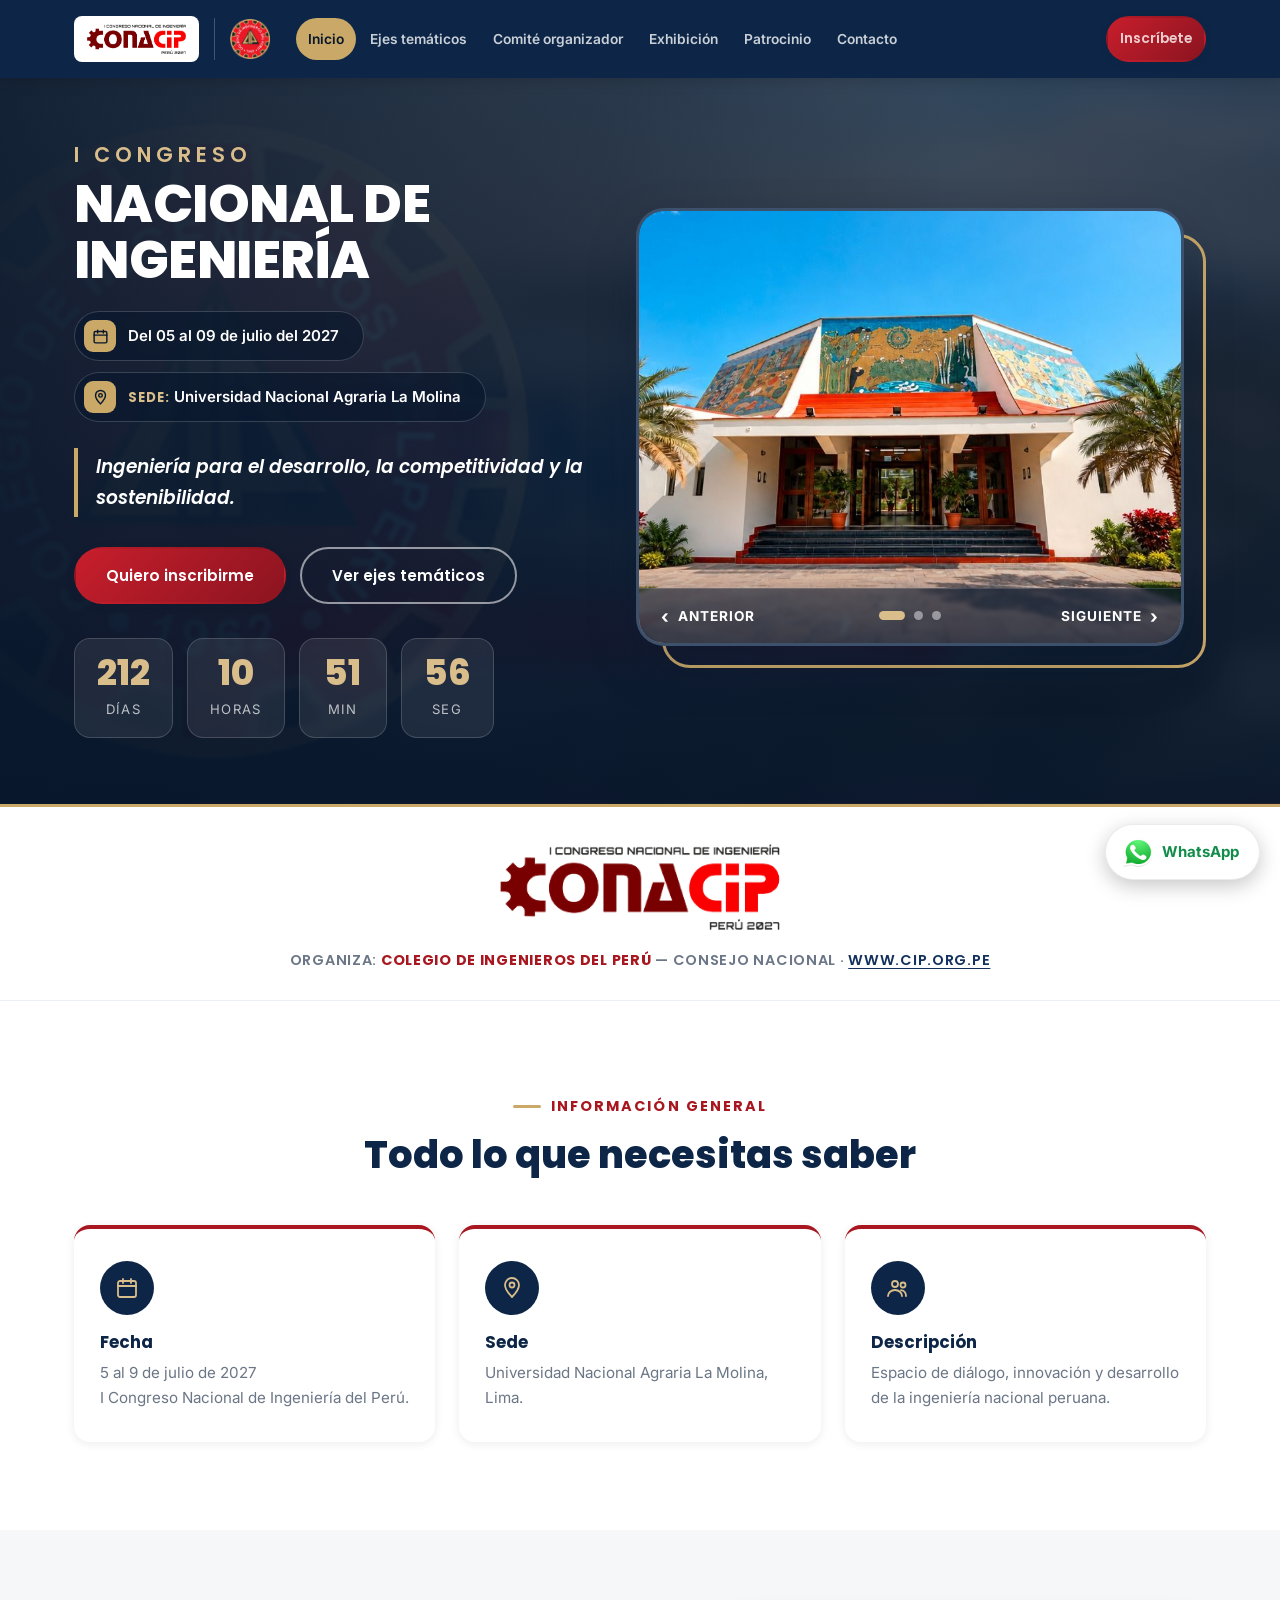
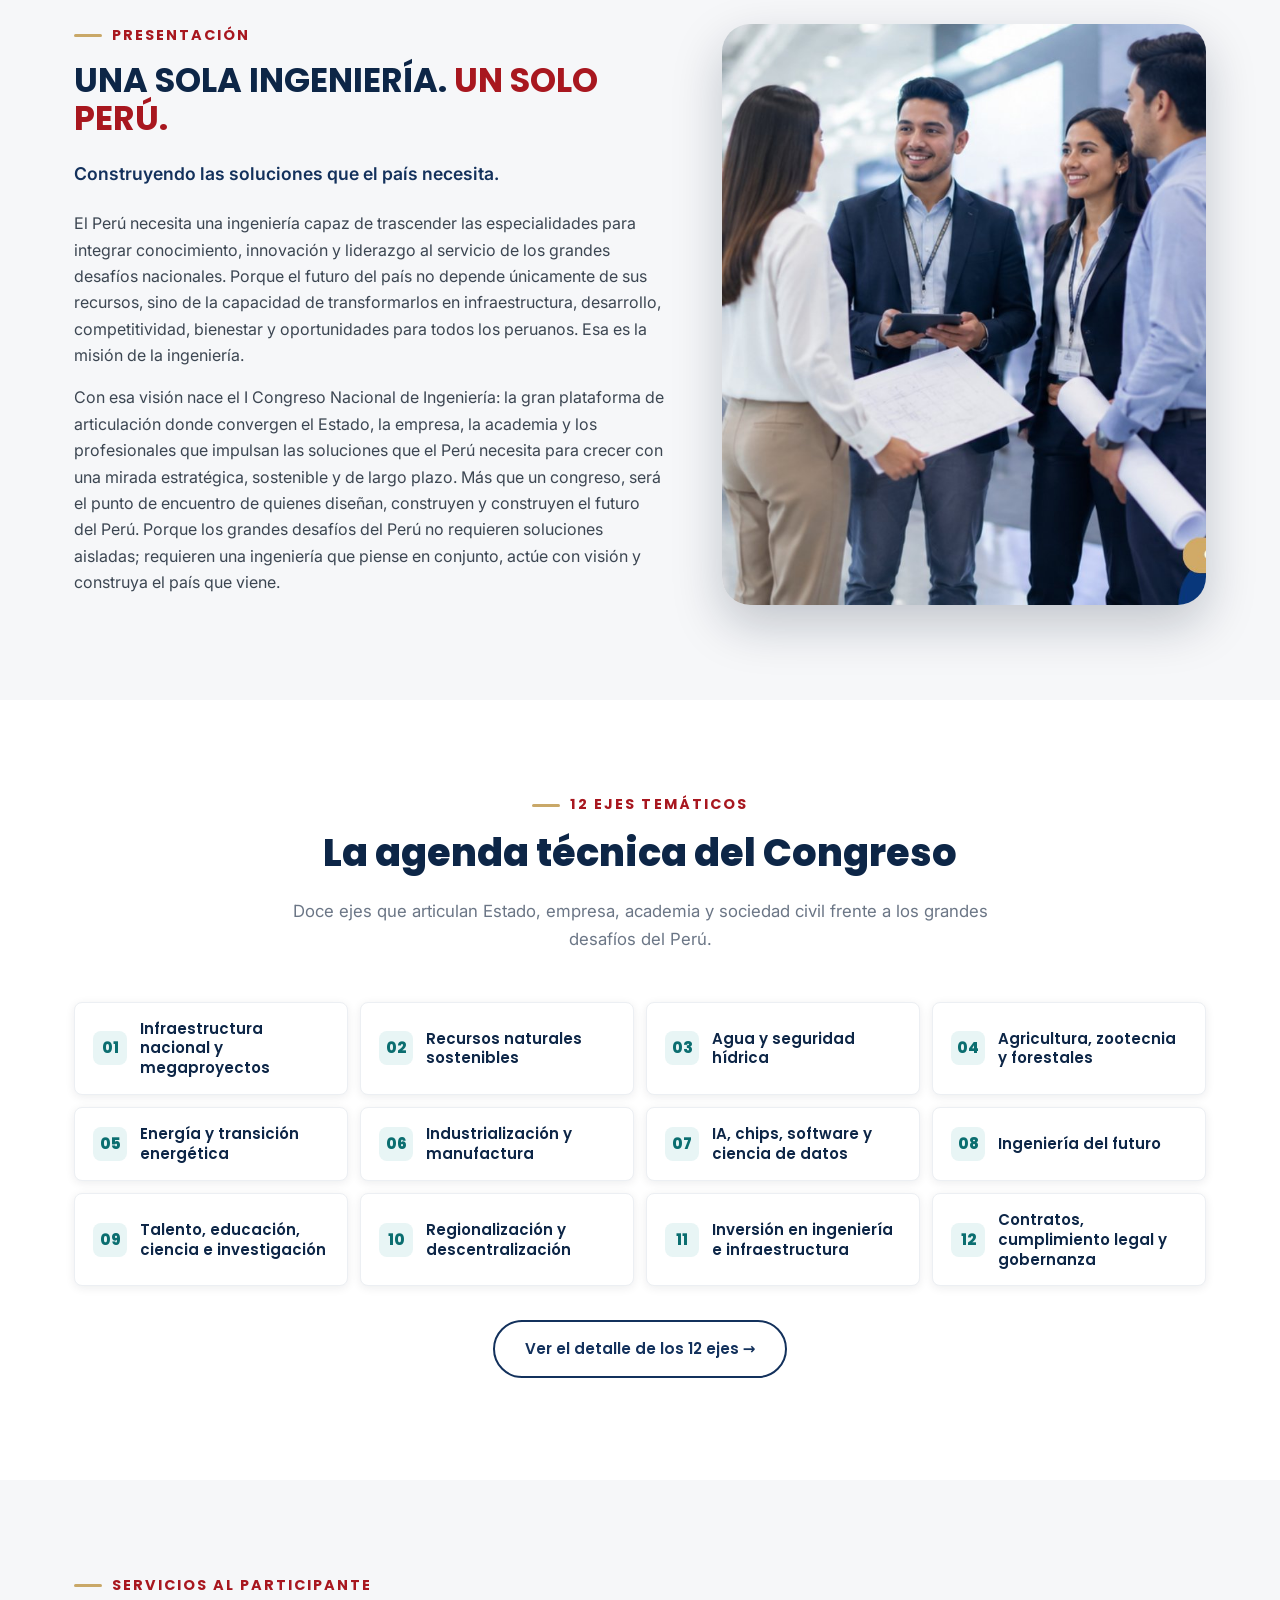
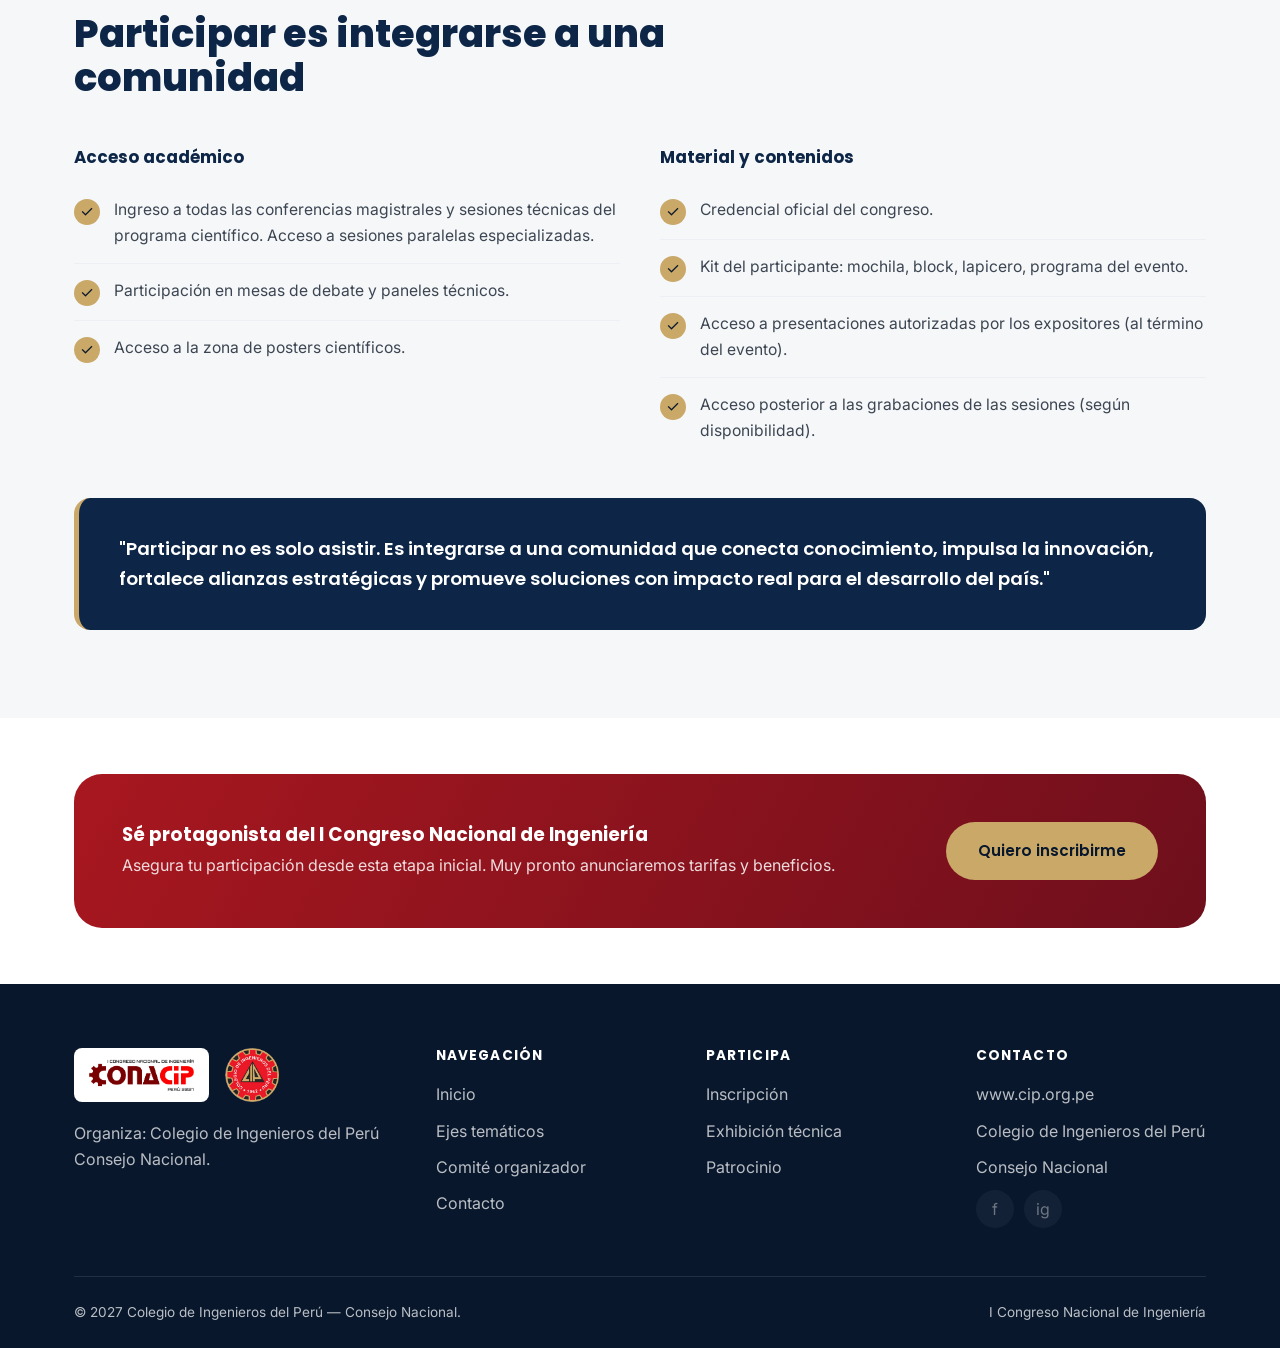
<file: index.html>
<!DOCTYPE html>
<html lang="es">
<head>
<meta charset="UTF-8">
<meta name="viewport" content="width=device-width, initial-scale=1.0">
<title>I Congreso Nacional de Ingeniería 2027 — CIP Consejo Nacional</title>
<meta name="description" content="I Congreso Nacional de Ingeniería, organizado por el Colegio de Ingenieros del Perú - Consejo Nacional. Del 05 al 09 de julio de 2027, Lima, Peru">
<link rel="preconnect" href="https://fonts.googleapis.com">
<link rel="preconnect" href="https://fonts.gstatic.com" crossorigin>
<link href="https://fonts.googleapis.com/css2?family=Inter:wght@400;500;600;700&family=Poppins:wght@600;700;800&display=swap" rel="stylesheet">
<link rel="stylesheet" href="css/styles.css">
<link rel="stylesheet" href="css/styles-v3.css">
<script>
/* Habilita la aparicion al hacer scroll antes del primer pintado, para que el
   contenido no se vea y luego se esconda. Si js/main.js no llega a activar el
   observador, el respaldo muestra todo igualmente. */
(function () {
  var d = document.documentElement;
  d.classList.add("reveal-on");
  setTimeout(function () {
    if (!d.classList.contains("reveal-ready")) d.classList.remove("reveal-on");
  }, 2500);
})();
</script>
</head>
<body class="v3">

<header class="site-header">
  <div class="container">
    <a href="index.html" class="brand-lockup" aria-label="I Congreso Nacional de Ingeniería — Colegio de Ingenieros del Perú">
      <span class="plate"><img src="assets/img/logo-conacip.png" alt="I Congreso Nacional de Ingeniería — CONACIP Perú 2027"></span>
      <span class="rule" aria-hidden="true"></span>
      <img src="assets/img/logo-cip-seal.png" alt="Colegio de Ingenieros del Perú" class="seal">
    </a>
    <nav class="nav">
      <a href="index.html" class="active">Inicio</a>
      <a href="ejes-tematicos.html">Ejes temáticos</a>
      <a href="comite-organizador.html">Comité organizador</a>
      <a href="exhibicion.html">Exhibición</a>
      <a href="patrocinio.html">Patrocinio</a>
      <a href="contacto.html">Contacto</a>
      <a href="inscripcion.html" class="btn btn-primary nav-cta">Inscríbete</a>
    </nav>
    <button class="nav-toggle" aria-label="Abrir menú" aria-expanded="false">
      <span></span><span></span><span></span>
    </button>
  </div>
</header>

<section class="hero-v3">
  <div class="container">
    <div class="hero-v3-grid">
      <div class="hero-v3-content">
        <p class="kicker">I Congreso</p>
        <h1>Nacional de Ingeniería</h1>

        <div class="hero-v3-meta">
          <span class="chip-v3">
            <span class="ic" aria-hidden="true">
              <svg width="17" height="17" viewBox="0 0 24 24" fill="none" stroke="currentColor" stroke-width="2" stroke-linecap="round" stroke-linejoin="round"><rect x="3" y="5" width="18" height="16" rx="2"/><path d="M16 3v4M8 3v4M3 10h18"/></svg>
            </span>
            Del 05 al 09 de julio del 2027
          </span>
          <span class="chip-v3">
            <span class="ic" aria-hidden="true">
              <svg width="17" height="17" viewBox="0 0 24 24" fill="none" stroke="currentColor" stroke-width="2" stroke-linecap="round" stroke-linejoin="round"><path d="M12 21s7-7.2 7-12a7 7 0 1 0-14 0c0 4.8 7 12 7 12z"/><circle cx="12" cy="9" r="2.5"/></svg>
            </span>
            <span><span class="lbl">Sede:</span>Universidad Nacional Agraria La Molina</span>
          </span>
        </div>

        <p class="hero-v3-tagline">Ingeniería para el desarrollo, la competitividad y la sostenibilidad.</p>

        <div class="hero-actions">
          <a href="inscripcion.html" class="btn btn-primary">Quiero inscribirme</a>
          <a href="ejes-tematicos.html" class="btn btn-outline">Ver ejes temáticos</a>
        </div>

        <div class="countdown" data-countdown aria-label="Cuenta regresiva al 5 de julio de 2027">
          <div class="unit"><span class="num" data-days>00</span><span class="label">Días</span></div>
          <div class="unit"><span class="num" data-hours>00</span><span class="label">Horas</span></div>
          <div class="unit"><span class="num" data-minutes>00</span><span class="label">Min</span></div>
          <div class="unit"><span class="num" data-seconds>00</span><span class="label">Seg</span></div>
        </div>
      </div>

      <div class="hero-v3-visual">
        <span class="accent" aria-hidden="true"></span>
        <!-- Carrusel del hero: las imágenes se alternan solas cada 5 s.
             Para cambiarlas, agrega o quita <img> aquí; los puntos de
             navegación se generan solos según cuántas haya.
             La primera debe llevar class="is-active". -->
        <div class="frame hero-carousel" data-carousel
             aria-roledescription="carrusel"
             aria-label="Imágenes del I Congreso Nacional de Ingeniería">
          <img class="is-active" fetchpriority="high"
               src="assets/img/photo-sede-unalm.jpg"
               alt="Campus universitario">
          <img src="assets/img/photo-unalm-puerta.jpg" style="object-position: center"
               alt="Ingreso al campus">
          <img src="assets/img/photo-unalm-auditorio.jpg" style="object-position: center"
               alt="Auditorio con asistentes">
        </div>
      </div>
    </div>
  </div>
</section>

<div class="organiza-strip">
  <div class="container">
    <span class="marks">
      <img src="assets/img/logo-conacip.png" alt="CONACIP Perú 2027" class="logo-event">
    </span>
    <p>Organiza: <strong>Colegio de Ingenieros del Perú</strong> — Consejo Nacional · <a href="https://www.cip.org.pe" target="_blank" rel="noopener">www.cip.org.pe</a></p>
  </div>
</div>

<!-- Franja de auspiciadores oculta por ahora; para mostrarla de nuevo,
     quita "hidden". -->
<div class="sponsor-strip" hidden>
  <div class="container">
    <span class="tag">Auspiciadores y aliados</span>
    <!-- Cinta giratoria de logos. js/main.js duplica los elementos las veces
         necesarias para que el giro no tenga cortes y calcula la duracion
         segun el ancho, para que siempre avance a la misma velocidad.
         Para poner un logo real: <span class="slot"><img src="..." alt="Nombre"></span> -->
    <div class="sponsor-marquee" data-marquee aria-label="Auspiciadores y aliados del Congreso">
      <div class="sponsor-slots">
        <span class="slot">Logo por confirmar</span>
        <span class="slot">Logo por confirmar</span>
        <span class="slot">Logo por confirmar</span>
        <span class="slot">Logo por confirmar</span>
        <span class="slot">Logo por confirmar</span>
        <span class="slot">Logo por confirmar</span>
      </div>
    </div>
  </div>
</div>

<section>
  <div class="container">
    <div class="section-head center">
      <span class="eyebrow" style="justify-content:center">Información general</span>
      <h2>Todo lo que necesitas saber</h2>
    </div>
    <div class="info-grid">
      <div class="info-card">
        <div class="icon">
          <svg width="24" height="24" viewBox="0 0 24 24" fill="none" stroke="currentColor" stroke-width="1.8" stroke-linecap="round" stroke-linejoin="round"><rect x="3" y="5" width="18" height="16" rx="2"/><path d="M16 3v4M8 3v4M3 10h18"/></svg>
        </div>
        <h3>Fecha</h3>
        <p>5 al 9 de julio de 2027<br>I Congreso Nacional de Ingeniería del Perú.</p>
      </div>
      <div class="info-card">
        <div class="icon">
          <svg width="24" height="24" viewBox="0 0 24 24" fill="none" stroke="currentColor" stroke-width="1.8" stroke-linecap="round" stroke-linejoin="round"><path d="M12 21s7-7.2 7-12a7 7 0 1 0-14 0c0 4.8 7 12 7 12z"/><circle cx="12" cy="9" r="2.5"/></svg>
        </div>
        <h3>Sede</h3>
        <p>Universidad Nacional Agraria La Molina, Lima.</p>
      </div>
      <div class="info-card">
        <div class="icon">
          <svg width="24" height="24" viewBox="0 0 24 24" fill="none" stroke="currentColor" stroke-width="1.8" stroke-linecap="round" stroke-linejoin="round"><circle cx="9" cy="8" r="3"/><path d="M2 20c0-3.3 3.1-6 7-6s7 2.7 7 6"/><circle cx="17" cy="9" r="2.5"/><path d="M15 14.2c2.9.5 5 2.7 5 5.8"/></svg>
        </div>
        <h3>Descripción</h3>
        <p>Espacio de diálogo, innovación y desarrollo de la ingeniería nacional peruana.</p>
      </div>
    </div>
  </div>
</section>

<section class="bg-gray">
  <div class="container">
    <div class="manifesto">
      <div class="manifesto-text">
        <span class="eyebrow">Presentación</span>
        <h2>UNA SOLA INGENIERÍA. <em>UN SOLO PERÚ.</em></h2>
        <p class="sub">Construyendo las soluciones que el país necesita.</p>
        <p>El Perú necesita una ingeniería capaz de trascender las especialidades para integrar conocimiento, innovación y liderazgo al servicio de los grandes desafíos nacionales. Porque el futuro del país no depende únicamente de sus recursos, sino de la capacidad de transformarlos en infraestructura, desarrollo, competitividad, bienestar y oportunidades para todos los peruanos. Esa es la misión de la ingeniería.</p>
        <p>Con esa visión nace el I Congreso Nacional de Ingeniería: la gran plataforma de articulación donde convergen el Estado, la empresa, la academia y los profesionales que impulsan las soluciones que el Perú necesita para crecer con una mirada estratégica, sostenible y de largo plazo. Más que un congreso, será el punto de encuentro de quienes diseñan, construyen y construyen el futuro del Perú. Porque los grandes desafíos del Perú no requieren soluciones aisladas; requieren una ingeniería que piense en conjunto, actúe con visión y construya el país que viene.</p>
      </div>
      <div class="manifesto-photo">
        <img src="assets/img/photo-comite.jpg" alt="Profesionales de la ingeniería revisando planos">
      </div>
    </div>
  </div>
</section>

<section>
  <div class="container">
    <div class="section-head center">
      <span class="eyebrow" style="justify-content:center">12 ejes temáticos</span>
      <h2>La agenda técnica del Congreso</h2>
      <p>Doce ejes que articulan Estado, empresa, academia y sociedad civil frente a los grandes desafíos del Perú.</p>
    </div>

    <!-- Se arma desde js/ejes-data.js; comparte datos con ejes-tematicos.html -->
    <div class="ejes-mini" id="ejes-mini"></div>

    <p class="ejes-note"><a href="ejes-tematicos.html" class="btn btn-outline-navy">Ver el detalle de los 12 ejes →</a></p>
  </div>
</section>

<section class="bg-gray">
  <div class="container">
    <div class="section-head">
      <span class="eyebrow">Servicios al participante</span>
      <h2>Participar es integrarse a una comunidad</h2>
    </div>
    <div class="services-grid">
      <div>
        <h3 style="font-size:1.05rem;margin-bottom:16px;">Acceso académico</h3>
        <ul class="service-list">
          <li><span class="check">✓</span>Ingreso a todas las conferencias magistrales y sesiones técnicas del programa científico. Acceso a sesiones paralelas especializadas.</li>
          <li><span class="check">✓</span>Participación en mesas de debate y paneles técnicos.</li>
          <li><span class="check">✓</span>Acceso a la zona de posters científicos.</li>
        </ul>
      </div>
      <div>
        <h3 style="font-size:1.05rem;margin-bottom:16px;">Material y contenidos</h3>
        <ul class="service-list">
          <li><span class="check">✓</span>Credencial oficial del congreso.</li>
          <li><span class="check">✓</span>Kit del participante: mochila, block, lapicero, programa del evento.</li>
          <li><span class="check">✓</span>Acceso a presentaciones autorizadas por los expositores (al término del evento).</li>
          <li><span class="check">✓</span>Acceso posterior a las grabaciones de las sesiones (según disponibilidad).</li>
        </ul>
      </div>
    </div>
    <div class="closing-quote">
      "Participar no es solo asistir. Es integrarse a una comunidad que conecta conocimiento, impulsa la innovación, fortalece alianzas estratégicas y promueve soluciones con impacto real para el desarrollo del país."
    </div>
  </div>
</section>

<section class="tight">
  <div class="container">
    <div class="cta-banner">
      <div>
        <h3>Sé protagonista del I Congreso Nacional de Ingeniería</h3>
        <p>Asegura tu participación desde esta etapa inicial. Muy pronto anunciaremos tarifas y beneficios.</p>
      </div>
      <a href="inscripcion.html" class="btn btn-gold">Quiero inscribirme</a>
    </div>
  </div>
</section>

<footer class="site-footer">
  <div class="container">
    <div class="footer-grid">
      <div class="footer-col">
        <div class="footer-brand">
          <span class="mark-badge"><img src="assets/img/logo-conacip.png" alt="I Congreso Nacional de Ingeniería"></span>
          <img src="assets/img/logo-cip-seal.png" alt="Colegio de Ingenieros del Perú" class="seal">
        </div>
        <p>Organiza: Colegio de Ingenieros del Perú<br>Consejo Nacional.</p>
      </div>
      <div class="footer-col">
        <h4>Navegación</h4>
        <ul>
          <li><a href="index.html">Inicio</a></li>
          <li><a href="ejes-tematicos.html">Ejes temáticos</a></li>
          <li><a href="comite-organizador.html">Comité organizador</a></li>
          <li><a href="contacto.html">Contacto</a></li>
        </ul>
      </div>
      <div class="footer-col">
        <h4>Participa</h4>
        <ul>
          <li><a href="inscripcion.html">Inscripción</a></li>
          <li><a href="exhibicion.html">Exhibición técnica</a></li>
          <li><a href="patrocinio.html">Patrocinio</a></li>
        </ul>
      </div>
      <div class="footer-col">
        <h4>Contacto</h4>
        <ul>
          <li><a href="https://www.cip.org.pe" target="_blank" rel="noopener">www.cip.org.pe</a></li>
          <li>Colegio de Ingenieros del Perú</li>
          <li>Consejo Nacional</li>
        </ul>
        <div class="footer-social">
          <a href="#" aria-label="Facebook (próximamente)" title="Próximamente">f</a>
          <a href="#" aria-label="Instagram (próximamente)" title="Próximamente">ig</a>
        </div>
      </div>
    </div>
    <div class="footer-bottom">
      <span>© 2027 Colegio de Ingenieros del Perú — Consejo Nacional.</span>
      <span>I Congreso Nacional de Ingeniería</span>
    </div>
  </div>
</footer>

<script src="js/main.js"></script>
<script src="js/ejes-data.js"></script>
<script src="js/ejes.js"></script>
</body>
</html>
</file>
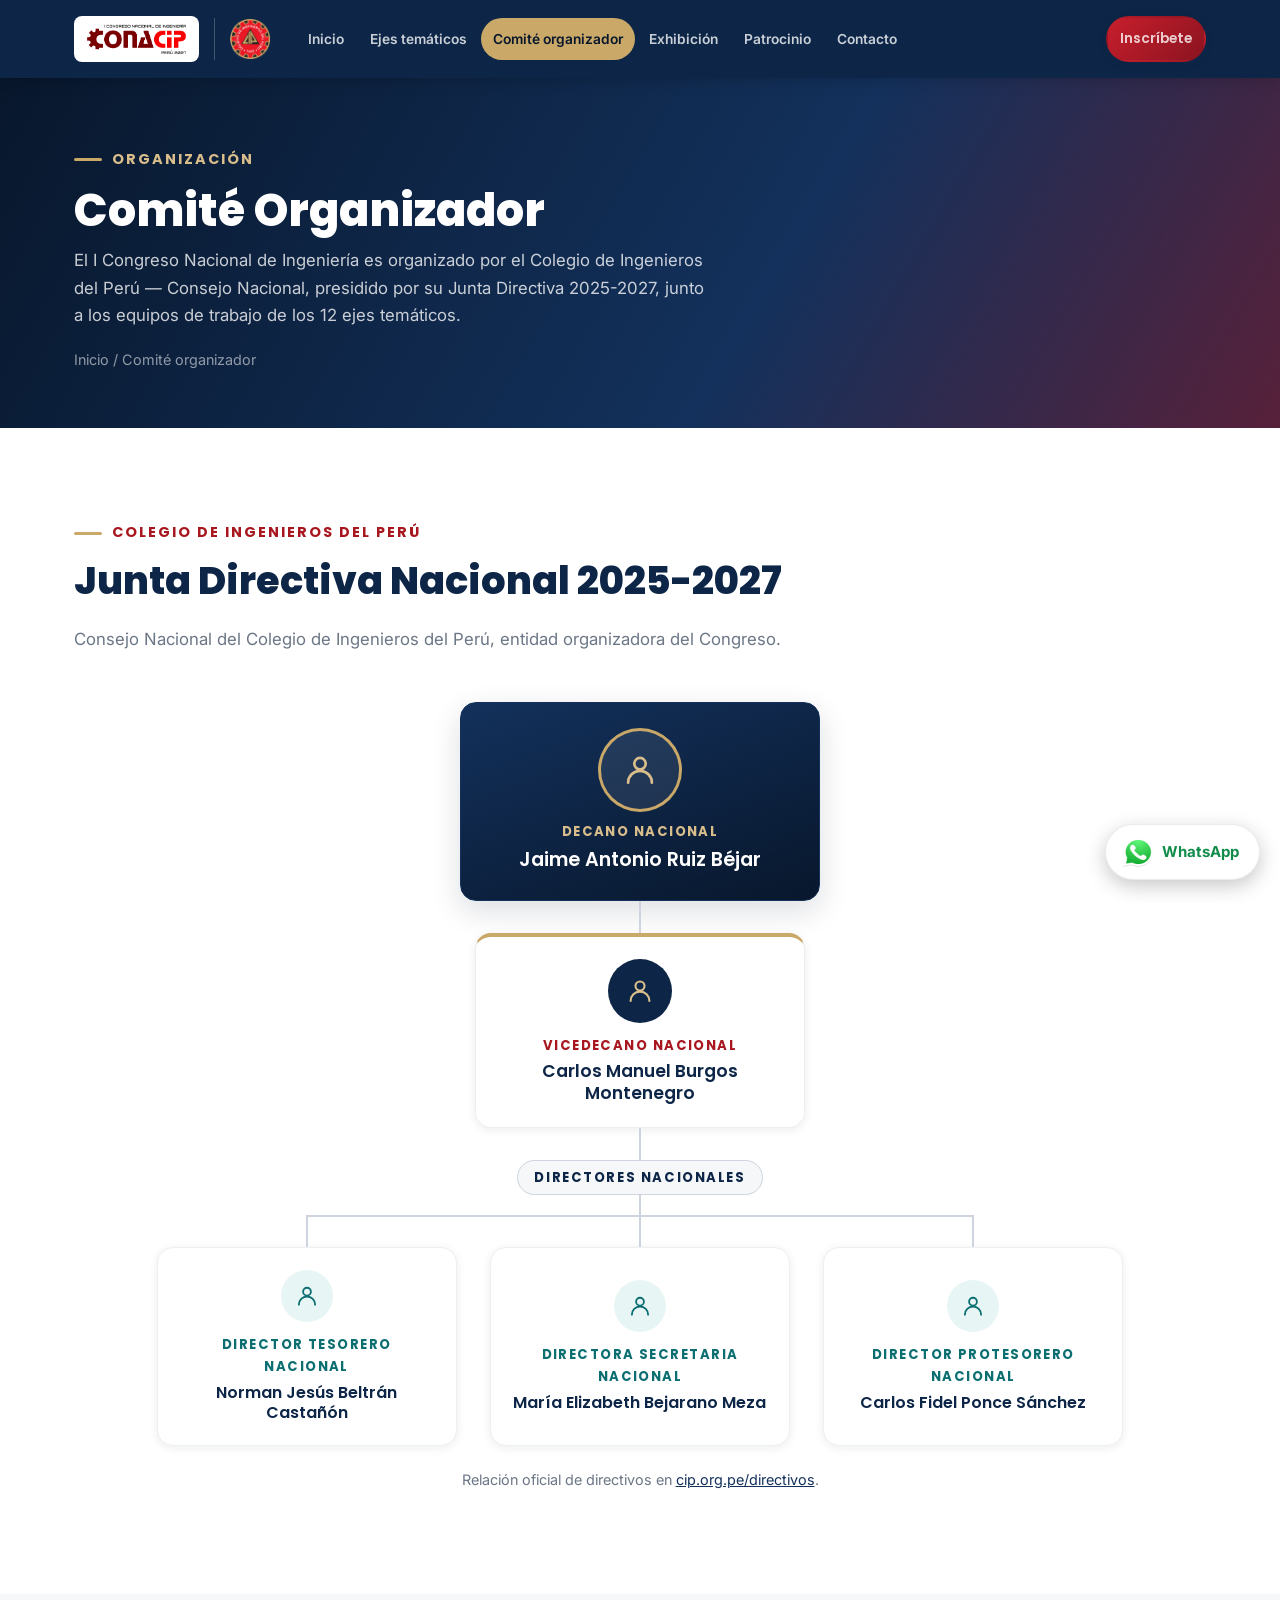
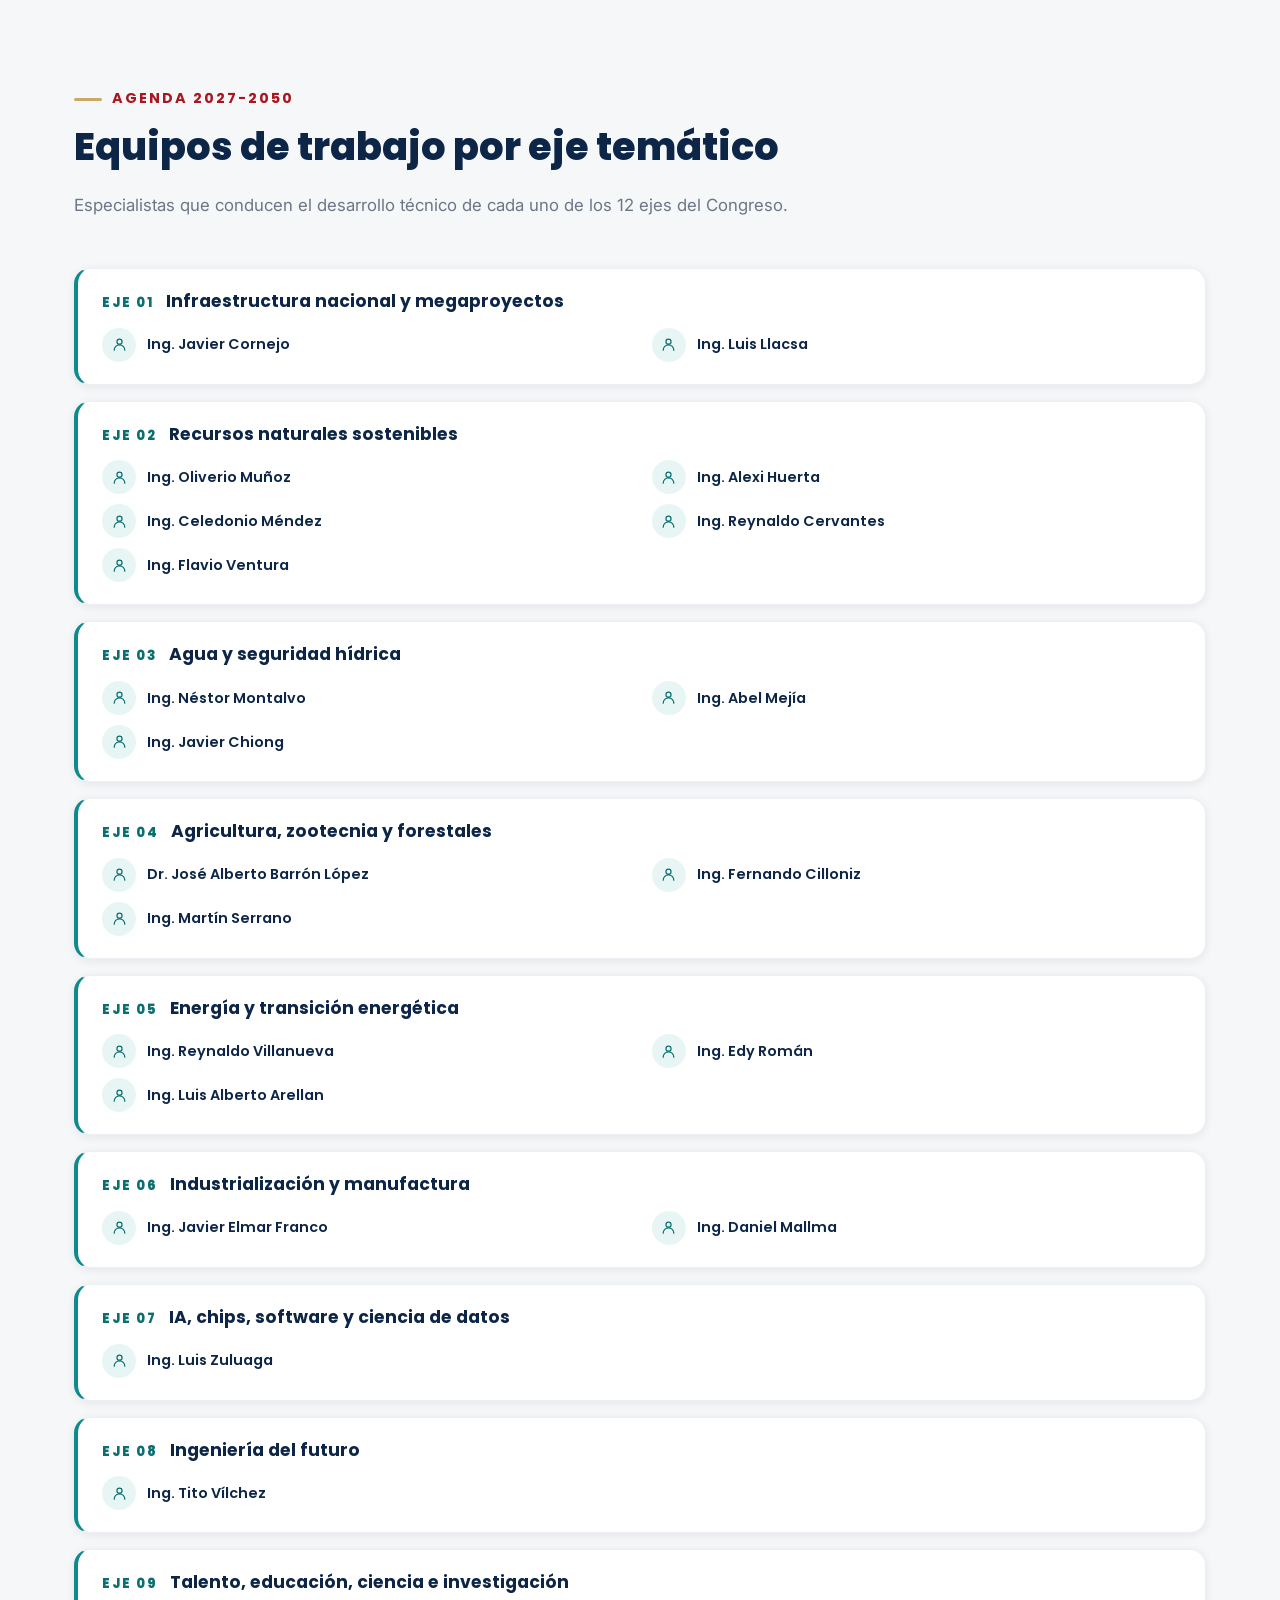
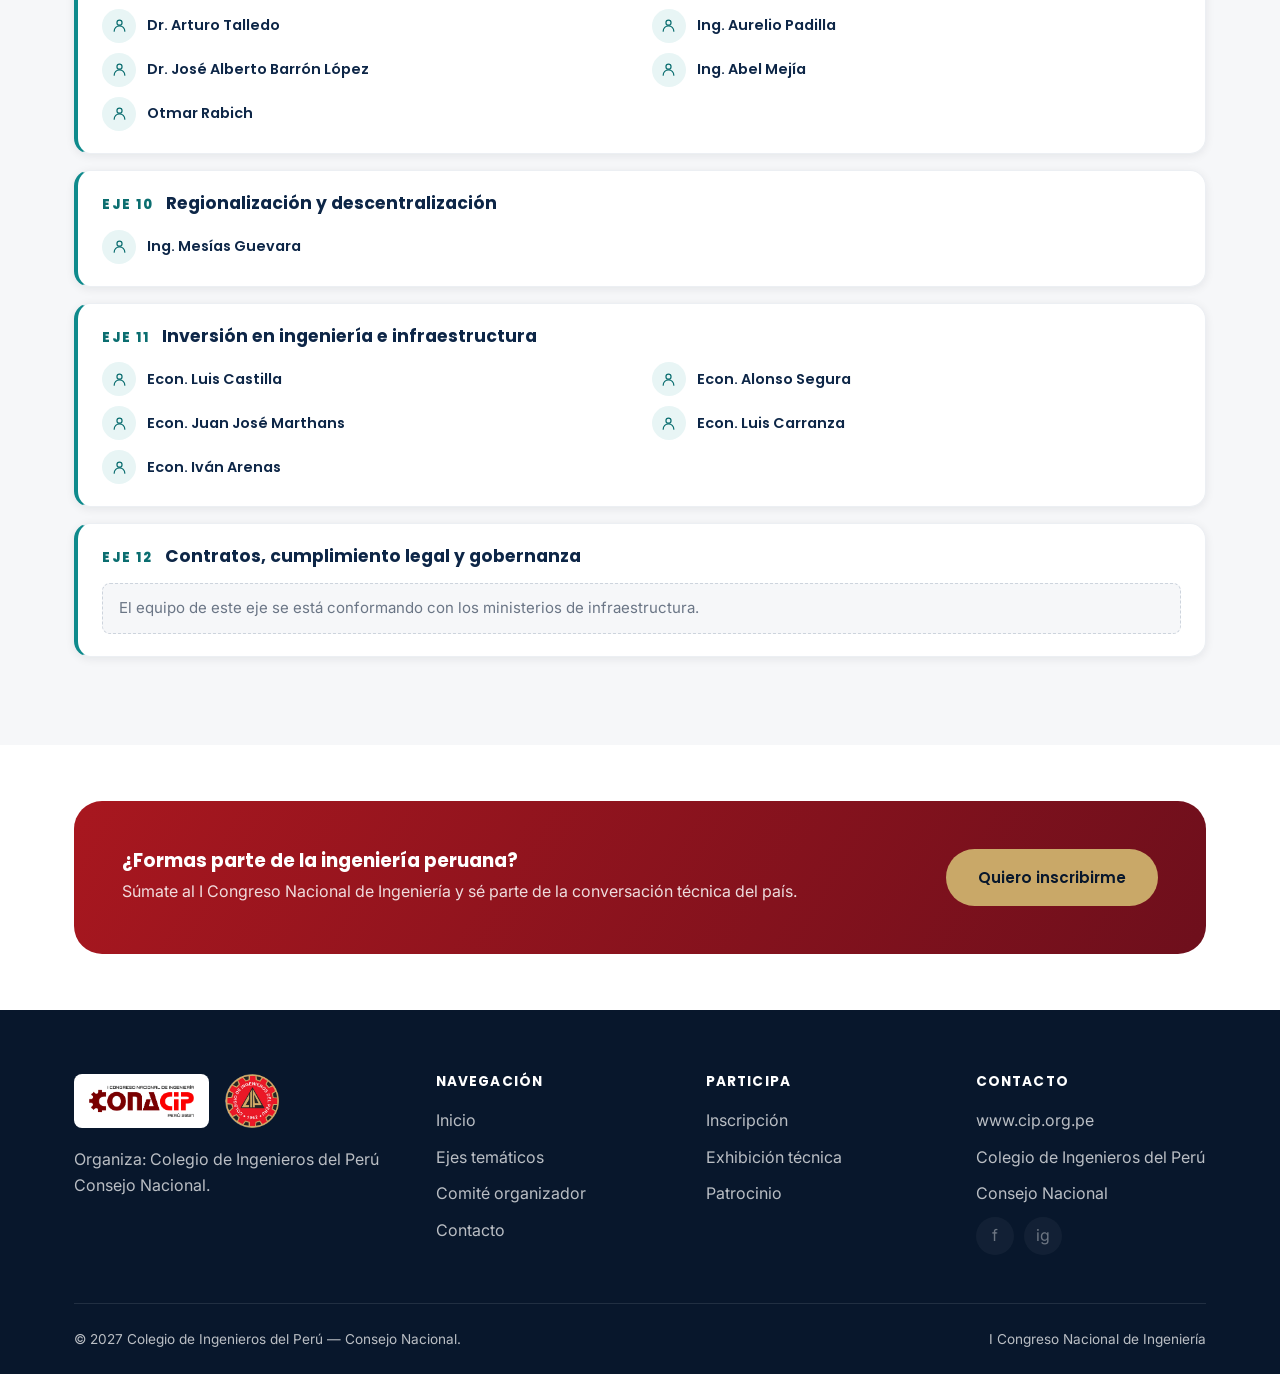
<file: comite-organizador.html>
<!DOCTYPE html>
<html lang="es">
<head>
<meta charset="UTF-8">
<meta name="viewport" content="width=device-width, initial-scale=1.0">
<title>Comité Organizador — I Congreso Nacional de Ingeniería 2027</title>
<meta name="description" content="Comité Organizador del I Congreso Nacional de Ingeniería: Junta Directiva 2025-2027 del Colegio de Ingenieros del Perú y equipos de trabajo de los 12 ejes temáticos.">
<link rel="preconnect" href="https://fonts.googleapis.com">
<link rel="preconnect" href="https://fonts.gstatic.com" crossorigin>
<link href="https://fonts.googleapis.com/css2?family=Inter:wght@400;500;600;700&family=Poppins:wght@600;700;800&display=swap" rel="stylesheet">
<link rel="stylesheet" href="css/styles.css">
<link rel="stylesheet" href="css/styles-v3.css">
<script>
/* Habilita la aparicion al hacer scroll antes del primer pintado, para que el
   contenido no se vea y luego se esconda. Si js/main.js no llega a activar el
   observador, el respaldo muestra todo igualmente. */
(function () {
  var d = document.documentElement;
  d.classList.add("reveal-on");
  setTimeout(function () {
    if (!d.classList.contains("reveal-ready")) d.classList.remove("reveal-on");
  }, 2500);
})();
</script>
</head>
<body class="v3">

<header class="site-header">
  <div class="container">
    <a href="index.html" class="brand-lockup" aria-label="I Congreso Nacional de Ingeniería — Colegio de Ingenieros del Perú">
      <span class="plate"><img src="assets/img/logo-conacip.png" alt="I Congreso Nacional de Ingeniería — CONACIP Perú 2027"></span>
      <span class="rule" aria-hidden="true"></span>
      <img src="assets/img/logo-cip-seal.png" alt="Colegio de Ingenieros del Perú" class="seal">
    </a>
    <nav class="nav">
      <a href="index.html">Inicio</a>
      <a href="ejes-tematicos.html">Ejes temáticos</a>
      <a href="comite-organizador.html" class="active">Comité organizador</a>
      <a href="exhibicion.html">Exhibición</a>
      <a href="patrocinio.html">Patrocinio</a>
      <a href="contacto.html">Contacto</a>
      <a href="inscripcion.html" class="btn btn-primary nav-cta">Inscríbete</a>
    </nav>
    <button class="nav-toggle" aria-label="Abrir menú" aria-expanded="false">
      <span></span><span></span><span></span>
    </button>
  </div>
</header>

<div class="page-header">
  <div class="container">
    <span class="eyebrow">Organización</span>
    <h1>Comité Organizador</h1>
    <p>El I Congreso Nacional de Ingeniería es organizado por el Colegio de Ingenieros del Perú — Consejo Nacional, presidido por su Junta Directiva 2025-2027, junto a los equipos de trabajo de los 12 ejes temáticos.</p>
    <p class="crumb"><a href="index.html">Inicio</a> / Comité organizador</p>
  </div>
</div>

<section>
  <div class="container">
    <div class="section-head">
      <span class="eyebrow">Colegio de Ingenieros del Perú</span>
      <h2>Junta Directiva Nacional 2025-2027</h2>
      <p>Consejo Nacional del Colegio de Ingenieros del Perú, entidad organizadora del Congreso.</p>
    </div>

    <!-- Junta Directiva Nacional en forma de organigrama:
         Decano > Vicedecano > Directores -->
    <div class="organigrama" role="list" aria-label="Organigrama de la Junta Directiva Nacional">
      <div class="org-nivel org-nivel-1" role="listitem">
        <div class="persona org-nodo org-decano">
          <span class="avatar"><svg viewBox="0 0 24 24" fill="none" stroke="currentColor" stroke-width="1.7" stroke-linecap="round" stroke-linejoin="round" aria-hidden="true"><circle cx="12" cy="8" r="3.6"/><path d="M4.5 20a7.5 7.5 0 0 1 15 0"/></svg></span>
          <div class="persona-datos">
            <span class="persona-cargo">Decano Nacional</span>
            <span class="persona-nombre">Jaime Antonio Ruiz Béjar</span>
          </div>
        </div>
      </div>

      <div class="org-nivel org-nivel-2" role="listitem">
        <div class="persona org-nodo org-vice">
          <span class="avatar"><svg viewBox="0 0 24 24" fill="none" stroke="currentColor" stroke-width="1.7" stroke-linecap="round" stroke-linejoin="round" aria-hidden="true"><circle cx="12" cy="8" r="3.6"/><path d="M4.5 20a7.5 7.5 0 0 1 15 0"/></svg></span>
          <div class="persona-datos">
            <span class="persona-cargo">Vicedecano Nacional</span>
            <span class="persona-nombre">Carlos Manuel Burgos Montenegro</span>
          </div>
        </div>
      </div>

      <div class="org-nivel org-nivel-3" role="listitem">
        <span class="org-etiqueta">Directores Nacionales</span>
        <div class="org-ramas">
          <div class="org-rama">
            <div class="persona org-nodo">
              <span class="avatar"><svg viewBox="0 0 24 24" fill="none" stroke="currentColor" stroke-width="1.7" stroke-linecap="round" stroke-linejoin="round" aria-hidden="true"><circle cx="12" cy="8" r="3.6"/><path d="M4.5 20a7.5 7.5 0 0 1 15 0"/></svg></span>
              <div class="persona-datos">
                <span class="persona-cargo">Director Tesorero Nacional</span>
                <span class="persona-nombre">Norman Jesús Beltrán Castañón</span>
              </div>
            </div>
          </div>
          <div class="org-rama">
            <div class="persona org-nodo">
              <span class="avatar"><svg viewBox="0 0 24 24" fill="none" stroke="currentColor" stroke-width="1.7" stroke-linecap="round" stroke-linejoin="round" aria-hidden="true"><circle cx="12" cy="8" r="3.6"/><path d="M4.5 20a7.5 7.5 0 0 1 15 0"/></svg></span>
              <div class="persona-datos">
                <span class="persona-cargo">Directora Secretaria Nacional</span>
                <span class="persona-nombre">María Elizabeth Bejarano Meza</span>
              </div>
            </div>
          </div>
          <div class="org-rama">
            <div class="persona org-nodo">
              <span class="avatar"><svg viewBox="0 0 24 24" fill="none" stroke="currentColor" stroke-width="1.7" stroke-linecap="round" stroke-linejoin="round" aria-hidden="true"><circle cx="12" cy="8" r="3.6"/><path d="M4.5 20a7.5 7.5 0 0 1 15 0"/></svg></span>
              <div class="persona-datos">
                <span class="persona-cargo">Director Protesorero Nacional</span>
                <span class="persona-nombre">Carlos Fidel Ponce Sánchez</span>
              </div>
            </div>
          </div>
        </div>
      </div>
    </div>

    <p class="fuente-oficial">Relación oficial de directivos en
      <a href="https://www.cip.org.pe/directivos/" target="_blank" rel="noopener">cip.org.pe/directivos</a>.</p>
  </div>
</section>

<section class="bg-gray">
  <div class="container">
    <div class="section-head">
      <span class="eyebrow">Agenda 2027-2050</span>
      <h2>Equipos de trabajo por eje temático</h2>
      <p>Especialistas que conducen el desarrollo técnico de cada uno de los 12 ejes del Congreso.</p>
    </div>

    <div class="equipos">
      <article class="equipo">
        <div class="equipo-head">
          <span class="equipo-num">Eje 01</span>
          <h3><a href="eje.html?eje=1">Infraestructura nacional y megaproyectos</a></h3>
        </div>
        <ul class="equipo-miembros">
          <li><span class="avatar"><svg viewBox="0 0 24 24" fill="none" stroke="currentColor" stroke-width="1.7" stroke-linecap="round" stroke-linejoin="round" aria-hidden="true"><circle cx="12" cy="8" r="3.6"/><path d="M4.5 20a7.5 7.5 0 0 1 15 0"/></svg></span><b>Ing. Javier Cornejo</b></li>
          <li><span class="avatar"><svg viewBox="0 0 24 24" fill="none" stroke="currentColor" stroke-width="1.7" stroke-linecap="round" stroke-linejoin="round" aria-hidden="true"><circle cx="12" cy="8" r="3.6"/><path d="M4.5 20a7.5 7.5 0 0 1 15 0"/></svg></span><b>Ing. Luis Llacsa</b></li>
        </ul>
      </article>
      <article class="equipo">
        <div class="equipo-head">
          <span class="equipo-num">Eje 02</span>
          <h3><a href="eje.html?eje=2">Recursos naturales sostenibles</a></h3>
        </div>
        <ul class="equipo-miembros">
          <li><span class="avatar"><svg viewBox="0 0 24 24" fill="none" stroke="currentColor" stroke-width="1.7" stroke-linecap="round" stroke-linejoin="round" aria-hidden="true"><circle cx="12" cy="8" r="3.6"/><path d="M4.5 20a7.5 7.5 0 0 1 15 0"/></svg></span><b>Ing. Oliverio Muñoz</b></li>
          <li><span class="avatar"><svg viewBox="0 0 24 24" fill="none" stroke="currentColor" stroke-width="1.7" stroke-linecap="round" stroke-linejoin="round" aria-hidden="true"><circle cx="12" cy="8" r="3.6"/><path d="M4.5 20a7.5 7.5 0 0 1 15 0"/></svg></span><b>Ing. Alexi Huerta</b></li>
          <li><span class="avatar"><svg viewBox="0 0 24 24" fill="none" stroke="currentColor" stroke-width="1.7" stroke-linecap="round" stroke-linejoin="round" aria-hidden="true"><circle cx="12" cy="8" r="3.6"/><path d="M4.5 20a7.5 7.5 0 0 1 15 0"/></svg></span><b>Ing. Celedonio Méndez</b></li>
          <li><span class="avatar"><svg viewBox="0 0 24 24" fill="none" stroke="currentColor" stroke-width="1.7" stroke-linecap="round" stroke-linejoin="round" aria-hidden="true"><circle cx="12" cy="8" r="3.6"/><path d="M4.5 20a7.5 7.5 0 0 1 15 0"/></svg></span><b>Ing. Reynaldo Cervantes</b></li>
          <li><span class="avatar"><svg viewBox="0 0 24 24" fill="none" stroke="currentColor" stroke-width="1.7" stroke-linecap="round" stroke-linejoin="round" aria-hidden="true"><circle cx="12" cy="8" r="3.6"/><path d="M4.5 20a7.5 7.5 0 0 1 15 0"/></svg></span><b>Ing. Flavio Ventura</b></li>
        </ul>
      </article>
      <article class="equipo">
        <div class="equipo-head">
          <span class="equipo-num">Eje 03</span>
          <h3><a href="eje.html?eje=3">Agua y seguridad hídrica</a></h3>
        </div>
        <ul class="equipo-miembros">
          <li><span class="avatar"><svg viewBox="0 0 24 24" fill="none" stroke="currentColor" stroke-width="1.7" stroke-linecap="round" stroke-linejoin="round" aria-hidden="true"><circle cx="12" cy="8" r="3.6"/><path d="M4.5 20a7.5 7.5 0 0 1 15 0"/></svg></span><b>Ing. Néstor Montalvo</b></li>
          <li><span class="avatar"><svg viewBox="0 0 24 24" fill="none" stroke="currentColor" stroke-width="1.7" stroke-linecap="round" stroke-linejoin="round" aria-hidden="true"><circle cx="12" cy="8" r="3.6"/><path d="M4.5 20a7.5 7.5 0 0 1 15 0"/></svg></span><b>Ing. Abel Mejía</b></li>
          <li><span class="avatar"><svg viewBox="0 0 24 24" fill="none" stroke="currentColor" stroke-width="1.7" stroke-linecap="round" stroke-linejoin="round" aria-hidden="true"><circle cx="12" cy="8" r="3.6"/><path d="M4.5 20a7.5 7.5 0 0 1 15 0"/></svg></span><b>Ing. Javier Chiong</b></li>
        </ul>
      </article>
      <article class="equipo">
        <div class="equipo-head">
          <span class="equipo-num">Eje 04</span>
          <h3><a href="eje.html?eje=4">Agricultura, zootecnia y forestales</a></h3>
        </div>
        <ul class="equipo-miembros">
          <li><span class="avatar"><svg viewBox="0 0 24 24" fill="none" stroke="currentColor" stroke-width="1.7" stroke-linecap="round" stroke-linejoin="round" aria-hidden="true"><circle cx="12" cy="8" r="3.6"/><path d="M4.5 20a7.5 7.5 0 0 1 15 0"/></svg></span><b>Dr. José Alberto Barrón López</b></li>
          <li><span class="avatar"><svg viewBox="0 0 24 24" fill="none" stroke="currentColor" stroke-width="1.7" stroke-linecap="round" stroke-linejoin="round" aria-hidden="true"><circle cx="12" cy="8" r="3.6"/><path d="M4.5 20a7.5 7.5 0 0 1 15 0"/></svg></span><b>Ing. Fernando Cilloniz</b></li>
          <li><span class="avatar"><svg viewBox="0 0 24 24" fill="none" stroke="currentColor" stroke-width="1.7" stroke-linecap="round" stroke-linejoin="round" aria-hidden="true"><circle cx="12" cy="8" r="3.6"/><path d="M4.5 20a7.5 7.5 0 0 1 15 0"/></svg></span><b>Ing. Martín Serrano</b></li>
        </ul>
      </article>
      <article class="equipo">
        <div class="equipo-head">
          <span class="equipo-num">Eje 05</span>
          <h3><a href="eje.html?eje=5">Energía y transición energética</a></h3>
        </div>
        <ul class="equipo-miembros">
          <li><span class="avatar"><svg viewBox="0 0 24 24" fill="none" stroke="currentColor" stroke-width="1.7" stroke-linecap="round" stroke-linejoin="round" aria-hidden="true"><circle cx="12" cy="8" r="3.6"/><path d="M4.5 20a7.5 7.5 0 0 1 15 0"/></svg></span><b>Ing. Reynaldo Villanueva</b></li>
          <li><span class="avatar"><svg viewBox="0 0 24 24" fill="none" stroke="currentColor" stroke-width="1.7" stroke-linecap="round" stroke-linejoin="round" aria-hidden="true"><circle cx="12" cy="8" r="3.6"/><path d="M4.5 20a7.5 7.5 0 0 1 15 0"/></svg></span><b>Ing. Edy Román</b></li>
          <li><span class="avatar"><svg viewBox="0 0 24 24" fill="none" stroke="currentColor" stroke-width="1.7" stroke-linecap="round" stroke-linejoin="round" aria-hidden="true"><circle cx="12" cy="8" r="3.6"/><path d="M4.5 20a7.5 7.5 0 0 1 15 0"/></svg></span><b>Ing. Luis Alberto Arellan</b></li>
        </ul>
      </article>
      <article class="equipo">
        <div class="equipo-head">
          <span class="equipo-num">Eje 06</span>
          <h3><a href="eje.html?eje=6">Industrialización y manufactura</a></h3>
        </div>
        <ul class="equipo-miembros">
          <li><span class="avatar"><svg viewBox="0 0 24 24" fill="none" stroke="currentColor" stroke-width="1.7" stroke-linecap="round" stroke-linejoin="round" aria-hidden="true"><circle cx="12" cy="8" r="3.6"/><path d="M4.5 20a7.5 7.5 0 0 1 15 0"/></svg></span><b>Ing. Javier Elmar Franco</b></li>
          <li><span class="avatar"><svg viewBox="0 0 24 24" fill="none" stroke="currentColor" stroke-width="1.7" stroke-linecap="round" stroke-linejoin="round" aria-hidden="true"><circle cx="12" cy="8" r="3.6"/><path d="M4.5 20a7.5 7.5 0 0 1 15 0"/></svg></span><b>Ing. Daniel Mallma</b></li>
        </ul>
      </article>
      <article class="equipo">
        <div class="equipo-head">
          <span class="equipo-num">Eje 07</span>
          <h3><a href="eje.html?eje=7">IA, chips, software y ciencia de datos</a></h3>
        </div>
        <ul class="equipo-miembros">
          <li><span class="avatar"><svg viewBox="0 0 24 24" fill="none" stroke="currentColor" stroke-width="1.7" stroke-linecap="round" stroke-linejoin="round" aria-hidden="true"><circle cx="12" cy="8" r="3.6"/><path d="M4.5 20a7.5 7.5 0 0 1 15 0"/></svg></span><b>Ing. Luis Zuluaga</b></li>
        </ul>
      </article>
      <article class="equipo">
        <div class="equipo-head">
          <span class="equipo-num">Eje 08</span>
          <h3><a href="eje.html?eje=8">Ingeniería del futuro</a></h3>
        </div>
        <ul class="equipo-miembros">
          <li><span class="avatar"><svg viewBox="0 0 24 24" fill="none" stroke="currentColor" stroke-width="1.7" stroke-linecap="round" stroke-linejoin="round" aria-hidden="true"><circle cx="12" cy="8" r="3.6"/><path d="M4.5 20a7.5 7.5 0 0 1 15 0"/></svg></span><b>Ing. Tito Vílchez</b></li>
        </ul>
      </article>
      <article class="equipo">
        <div class="equipo-head">
          <span class="equipo-num">Eje 09</span>
          <h3><a href="eje.html?eje=9">Talento, educación, ciencia e investigación</a></h3>
        </div>
        <ul class="equipo-miembros">
          <li><span class="avatar"><svg viewBox="0 0 24 24" fill="none" stroke="currentColor" stroke-width="1.7" stroke-linecap="round" stroke-linejoin="round" aria-hidden="true"><circle cx="12" cy="8" r="3.6"/><path d="M4.5 20a7.5 7.5 0 0 1 15 0"/></svg></span><b>Dr. Arturo Talledo</b></li>
          <li><span class="avatar"><svg viewBox="0 0 24 24" fill="none" stroke="currentColor" stroke-width="1.7" stroke-linecap="round" stroke-linejoin="round" aria-hidden="true"><circle cx="12" cy="8" r="3.6"/><path d="M4.5 20a7.5 7.5 0 0 1 15 0"/></svg></span><b>Ing. Aurelio Padilla</b></li>
          <li><span class="avatar"><svg viewBox="0 0 24 24" fill="none" stroke="currentColor" stroke-width="1.7" stroke-linecap="round" stroke-linejoin="round" aria-hidden="true"><circle cx="12" cy="8" r="3.6"/><path d="M4.5 20a7.5 7.5 0 0 1 15 0"/></svg></span><b>Dr. José Alberto Barrón López</b></li>
          <li><span class="avatar"><svg viewBox="0 0 24 24" fill="none" stroke="currentColor" stroke-width="1.7" stroke-linecap="round" stroke-linejoin="round" aria-hidden="true"><circle cx="12" cy="8" r="3.6"/><path d="M4.5 20a7.5 7.5 0 0 1 15 0"/></svg></span><b>Ing. Abel Mejía</b></li>
          <li><span class="avatar"><svg viewBox="0 0 24 24" fill="none" stroke="currentColor" stroke-width="1.7" stroke-linecap="round" stroke-linejoin="round" aria-hidden="true"><circle cx="12" cy="8" r="3.6"/><path d="M4.5 20a7.5 7.5 0 0 1 15 0"/></svg></span><b>Otmar Rabich</b></li>
        </ul>
      </article>
      <article class="equipo">
        <div class="equipo-head">
          <span class="equipo-num">Eje 10</span>
          <h3><a href="eje.html?eje=10">Regionalización y descentralización</a></h3>
        </div>
        <ul class="equipo-miembros">
          <li><span class="avatar"><svg viewBox="0 0 24 24" fill="none" stroke="currentColor" stroke-width="1.7" stroke-linecap="round" stroke-linejoin="round" aria-hidden="true"><circle cx="12" cy="8" r="3.6"/><path d="M4.5 20a7.5 7.5 0 0 1 15 0"/></svg></span><b>Ing. Mesías Guevara</b></li>
        </ul>
      </article>
      <article class="equipo">
        <div class="equipo-head">
          <span class="equipo-num">Eje 11</span>
          <h3><a href="eje.html?eje=11">Inversión en ingeniería e infraestructura</a></h3>
        </div>
        <ul class="equipo-miembros">
          <li><span class="avatar"><svg viewBox="0 0 24 24" fill="none" stroke="currentColor" stroke-width="1.7" stroke-linecap="round" stroke-linejoin="round" aria-hidden="true"><circle cx="12" cy="8" r="3.6"/><path d="M4.5 20a7.5 7.5 0 0 1 15 0"/></svg></span><b>Econ. Luis Castilla</b></li>
          <li><span class="avatar"><svg viewBox="0 0 24 24" fill="none" stroke="currentColor" stroke-width="1.7" stroke-linecap="round" stroke-linejoin="round" aria-hidden="true"><circle cx="12" cy="8" r="3.6"/><path d="M4.5 20a7.5 7.5 0 0 1 15 0"/></svg></span><b>Econ. Alonso Segura</b></li>
          <li><span class="avatar"><svg viewBox="0 0 24 24" fill="none" stroke="currentColor" stroke-width="1.7" stroke-linecap="round" stroke-linejoin="round" aria-hidden="true"><circle cx="12" cy="8" r="3.6"/><path d="M4.5 20a7.5 7.5 0 0 1 15 0"/></svg></span><b>Econ. Juan José Marthans</b></li>
          <li><span class="avatar"><svg viewBox="0 0 24 24" fill="none" stroke="currentColor" stroke-width="1.7" stroke-linecap="round" stroke-linejoin="round" aria-hidden="true"><circle cx="12" cy="8" r="3.6"/><path d="M4.5 20a7.5 7.5 0 0 1 15 0"/></svg></span><b>Econ. Luis Carranza</b></li>
          <li><span class="avatar"><svg viewBox="0 0 24 24" fill="none" stroke="currentColor" stroke-width="1.7" stroke-linecap="round" stroke-linejoin="round" aria-hidden="true"><circle cx="12" cy="8" r="3.6"/><path d="M4.5 20a7.5 7.5 0 0 1 15 0"/></svg></span><b>Econ. Iván Arenas</b></li>
        </ul>
      </article>
      <article class="equipo">
        <div class="equipo-head">
          <span class="equipo-num">Eje 12</span>
          <h3><a href="eje.html?eje=12">Contratos, cumplimiento legal y gobernanza</a></h3>
        </div>
        <p class="equipo-pendiente">El equipo de este eje se está conformando con los ministerios de infraestructura.</p>
      </article>
    </div>
  </div>
</section>

<section class="tight">
  <div class="container">
    <div class="cta-banner">
      <div>
        <h3>¿Formas parte de la ingeniería peruana?</h3>
        <p>Súmate al I Congreso Nacional de Ingeniería y sé parte de la conversación técnica del país.</p>
      </div>
      <a href="inscripcion.html" class="btn btn-gold">Quiero inscribirme</a>
    </div>
  </div>
</section>

<footer class="site-footer">
  <div class="container">
    <div class="footer-grid">
      <div class="footer-col">
        <div class="footer-brand">
          <span class="mark-badge"><img src="assets/img/logo-conacip.png" alt="I Congreso Nacional de Ingeniería"></span>
          <img class="seal" src="assets/img/logo-cip-seal.png" alt="Colegio de Ingenieros del Perú">
        </div>
        <p>Organiza: Colegio de Ingenieros del Perú<br>Consejo Nacional.</p>
      </div>
      <div class="footer-col">
        <h4>Navegación</h4>
        <ul>
          <li><a href="index.html">Inicio</a></li>
          <li><a href="ejes-tematicos.html">Ejes temáticos</a></li>
          <li><a href="comite-organizador.html">Comité organizador</a></li>
          <li><a href="contacto.html">Contacto</a></li>
        </ul>
      </div>
      <div class="footer-col">
        <h4>Participa</h4>
        <ul>
          <li><a href="inscripcion.html">Inscripción</a></li>
          <li><a href="exhibicion.html">Exhibición técnica</a></li>
          <li><a href="patrocinio.html">Patrocinio</a></li>
        </ul>
      </div>
      <div class="footer-col">
        <h4>Contacto</h4>
        <ul>
          <li><a href="https://www.cip.org.pe" target="_blank" rel="noopener">www.cip.org.pe</a></li>
          <li>Colegio de Ingenieros del Perú</li>
          <li>Consejo Nacional</li>
        </ul>
        <div class="footer-social">
          <a href="#" aria-label="Facebook (próximamente)" title="Próximamente">f</a>
          <a href="#" aria-label="Instagram (próximamente)" title="Próximamente">ig</a>
        </div>
      </div>
    </div>
    <div class="footer-bottom">
      <span>© 2027 Colegio de Ingenieros del Perú — Consejo Nacional.</span>
      <span>I Congreso Nacional de Ingeniería</span>
    </div>
  </div>
</footer>

<script src="js/main.js"></script>
</body>
</html>
</file>
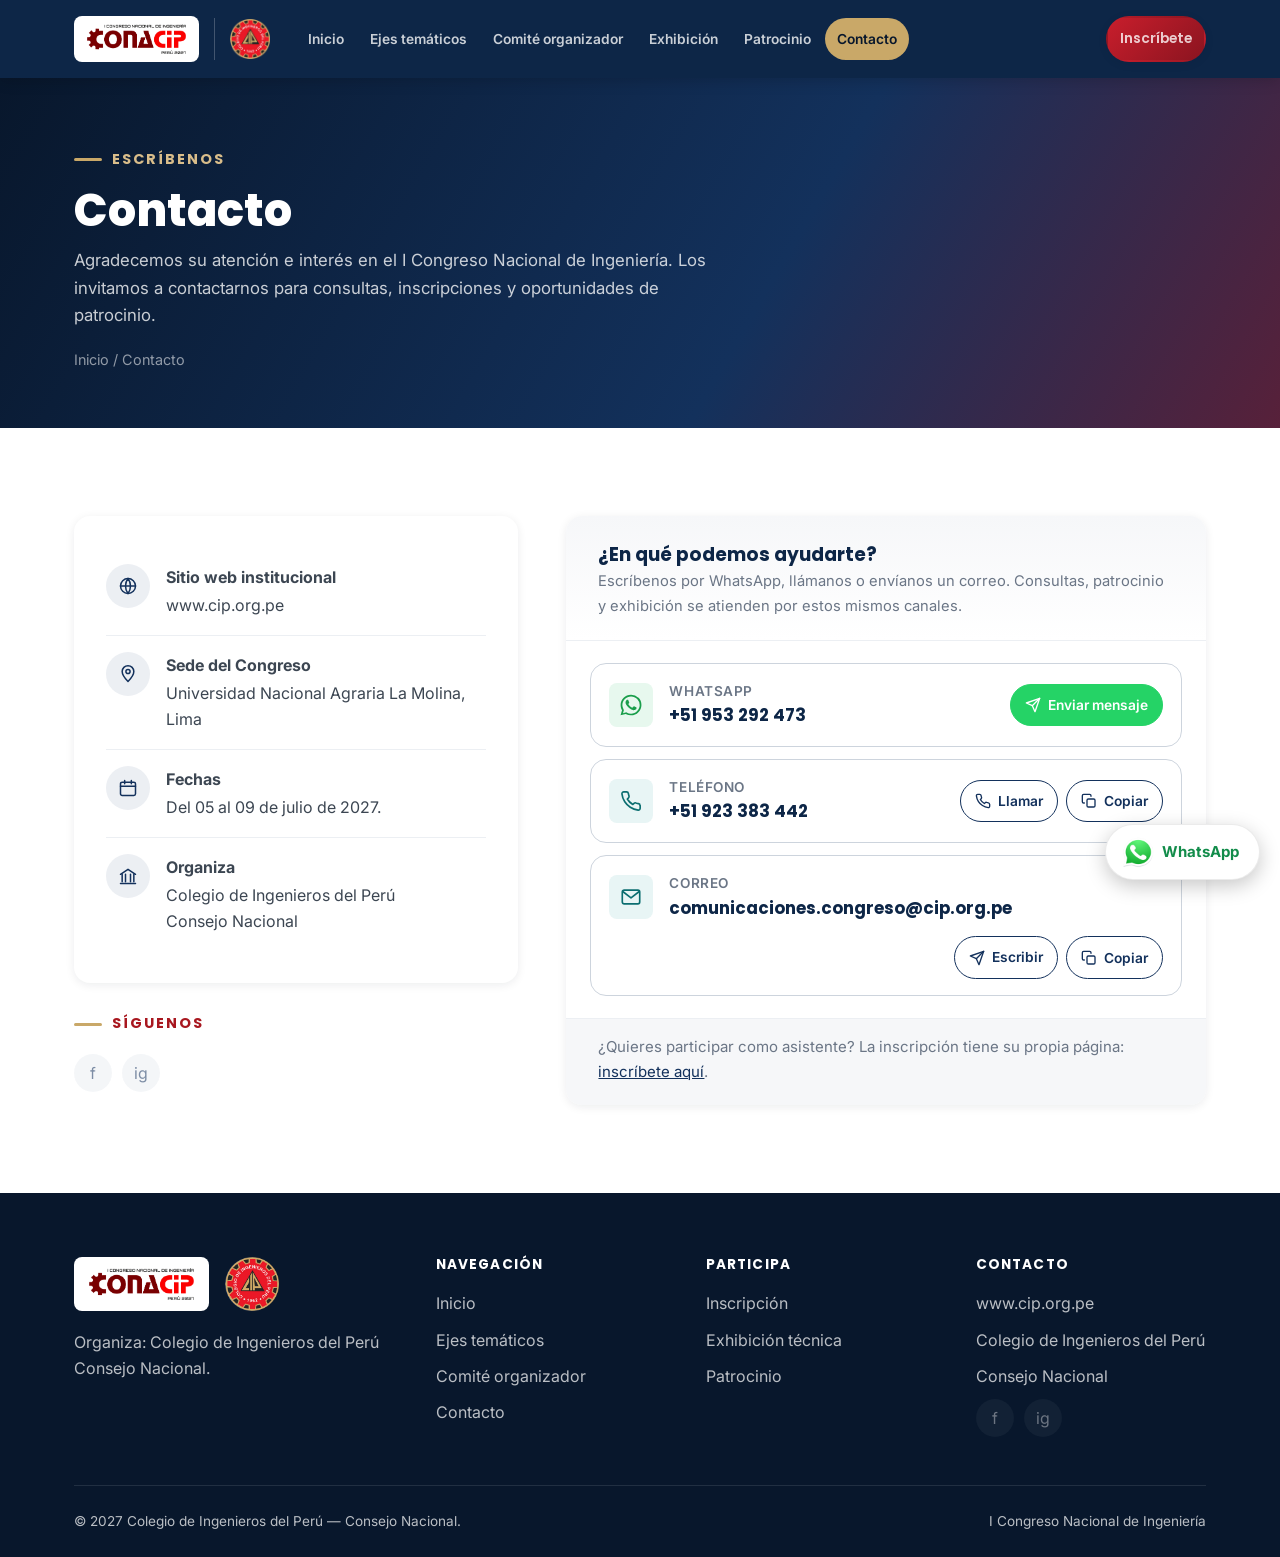
<file: contacto.html>
<!DOCTYPE html>
<html lang="es">
<head>
<meta charset="UTF-8">
<meta name="viewport" content="width=device-width, initial-scale=1.0">
<title>Contacto — I Congreso Nacional de Ingeniería 2027</title>
<meta name="description" content="Contáctanos para consultas, inscripciones y oportunidades de patrocinio del I Congreso Nacional de Ingeniería. Colegio de Ingenieros del Perú - Consejo Nacional.">
<link rel="preconnect" href="https://fonts.googleapis.com">
<link rel="preconnect" href="https://fonts.gstatic.com" crossorigin>
<link href="https://fonts.googleapis.com/css2?family=Inter:wght@400;500;600;700&family=Poppins:wght@600;700;800&display=swap" rel="stylesheet">
<link rel="stylesheet" href="css/styles.css">
<link rel="stylesheet" href="css/styles-v3.css">
<script>
/* Habilita la aparicion al hacer scroll antes del primer pintado, para que el
   contenido no se vea y luego se esconda. Si js/main.js no llega a activar el
   observador, el respaldo muestra todo igualmente. */
(function () {
  var d = document.documentElement;
  d.classList.add("reveal-on");
  setTimeout(function () {
    if (!d.classList.contains("reveal-ready")) d.classList.remove("reveal-on");
  }, 2500);
})();
</script>
</head>
<body class="v3">

<header class="site-header">
  <div class="container">
    <a href="index.html" class="brand-lockup" aria-label="I Congreso Nacional de Ingeniería — Colegio de Ingenieros del Perú">
      <span class="plate"><img src="assets/img/logo-conacip.png" alt="I Congreso Nacional de Ingeniería — CONACIP Perú 2027"></span>
      <span class="rule" aria-hidden="true"></span>
      <img src="assets/img/logo-cip-seal.png" alt="Colegio de Ingenieros del Perú" class="seal">
    </a>
    <nav class="nav">
      <a href="index.html">Inicio</a>
      <a href="ejes-tematicos.html">Ejes temáticos</a>
      <a href="comite-organizador.html">Comité organizador</a>
      <a href="exhibicion.html">Exhibición</a>
      <a href="patrocinio.html">Patrocinio</a>
      <a href="contacto.html" class="active">Contacto</a>
      <a href="inscripcion.html" class="btn btn-primary nav-cta">Inscríbete</a>
    </nav>
    <button class="nav-toggle" aria-label="Abrir menú" aria-expanded="false">
      <span></span><span></span><span></span>
    </button>
  </div>
</header>

<div class="page-header">
  <div class="container">
    <span class="eyebrow">Escríbenos</span>
    <h1>Contacto</h1>
    <p>Agradecemos su atención e interés en el I Congreso Nacional de Ingeniería. Los invitamos a contactarnos para consultas, inscripciones y oportunidades de patrocinio.</p>
    <p class="crumb"><a href="index.html">Inicio</a> / Contacto</p>
  </div>
</div>

<section>
  <div class="container">
    <div class="contact-grid">
      <div>
        <div class="contact-card">
          <div class="contact-item">
            <span class="icon">
              <svg width="20" height="20" viewBox="0 0 24 24" fill="none" stroke="currentColor" stroke-width="1.8" stroke-linecap="round" stroke-linejoin="round"><circle cx="12" cy="12" r="9"/><path d="M3 12h18M12 3a15 15 0 0 1 0 18M12 3a15 15 0 0 0 0 18"/></svg>
            </span>
            <div>
              <strong>Sitio web institucional</strong>
              <p style="margin:2px 0 0;"><a href="https://www.cip.org.pe" target="_blank" rel="noopener">www.cip.org.pe</a></p>
            </div>
          </div>
          <div class="contact-item">
            <span class="icon">
              <svg width="20" height="20" viewBox="0 0 24 24" fill="none" stroke="currentColor" stroke-width="1.8" stroke-linecap="round" stroke-linejoin="round"><path d="M12 21s7-7.2 7-12a7 7 0 1 0-14 0c0 4.8 7 12 7 12z"/><circle cx="12" cy="9" r="2.5"/></svg>
            </span>
            <div>
              <strong>Sede del Congreso</strong>
              <p style="margin:2px 0 0;">Universidad Nacional Agraria La Molina, Lima</p>
            </div>
          </div>
          <div class="contact-item">
            <span class="icon">
              <svg width="20" height="20" viewBox="0 0 24 24" fill="none" stroke="currentColor" stroke-width="1.8" stroke-linecap="round" stroke-linejoin="round"><rect x="3" y="5" width="18" height="16" rx="2"/><path d="M16 3v4M8 3v4M3 10h18"/></svg>
            </span>
            <div>
              <strong>Fechas</strong>
              <p style="margin:2px 0 0;">Del 05 al 09 de julio de 2027.</p>
            </div>
          </div>
          <div class="contact-item">
            <span class="icon">
              <svg width="20" height="20" viewBox="0 0 24 24" fill="none" stroke="currentColor" stroke-width="1.8" stroke-linecap="round" stroke-linejoin="round"><path d="M3 10l9-6 9 6"/><path d="M5 10v9M9 10v9M15 10v9M19 10v9"/><path d="M3 21h18"/></svg>
            </span>
            <div>
              <strong>Organiza</strong>
              <p style="margin:2px 0 0;">Colegio de Ingenieros del Perú<br>Consejo Nacional</p>
            </div>
          </div>
        </div>

        <div style="margin-top:24px;">
          <span class="eyebrow">Síguenos</span>
          <div class="footer-social" style="margin-top:4px;">
            <a href="#" aria-label="Facebook (próximamente)" title="Próximamente" style="background:var(--gray-100); color:var(--navy-800);">f</a>
            <a href="#" aria-label="Instagram (próximamente)" title="Próximamente" style="background:var(--gray-100); color:var(--navy-800);">ig</a>
          </div>
        </div>
      </div>

      <div>
        <!-- ====================================================================
             CANALES DE CONTACTO
             WhatsApp: el numero se configura en js/main.js (WHATSAPP_COMERCIAL);
             el href de aqui es solo el respaldo si no carga el JS.
             Telefono y correo: boton para llamar/escribir y otro para copiar
             (data-copiar, ver initCopiar en js/main.js).
             ==================================================================== -->
        <div class="contact-card contact-card--form">
          <div class="form-head">
            <h3>¿En qué podemos ayudarte?</h3>
            <p>Escríbenos por WhatsApp, llámanos o envíanos un correo. Consultas, patrocinio y exhibición se atienden por estos mismos canales.</p>
          </div>

          <div class="canales">
            <div class="canal canal--wa">
              <span class="ico">
                <svg viewBox="0 0 24 24" fill="currentColor" aria-hidden="true"><path d="M17.47 14.38c-.3-.15-1.75-.86-2.02-.96-.27-.1-.47-.15-.67.15-.2.3-.77.96-.94 1.16-.17.2-.35.22-.65.07-.3-.15-1.25-.46-2.38-1.47-.88-.79-1.47-1.76-1.65-2.06-.17-.3-.02-.46.13-.61.13-.13.3-.35.45-.52.15-.17.2-.3.3-.5.1-.2.05-.37-.02-.52-.08-.15-.67-1.62-.92-2.22-.24-.58-.49-.5-.67-.51h-.57c-.2 0-.52.07-.79.37-.27.3-1.04 1.02-1.04 2.48s1.07 2.88 1.21 3.08c.15.2 2.1 3.2 5.08 4.49.71.31 1.26.49 1.69.63.71.23 1.36.2 1.87.12.57-.08 1.75-.72 2-1.41.25-.69.25-1.29.17-1.41-.07-.12-.27-.2-.57-.35zM12.04 21.5h-.01a9.43 9.43 0 0 1-4.8-1.32l-.35-.2-3.57.93.95-3.48-.22-.36a9.4 9.4 0 0 1-1.44-5.02c0-5.2 4.24-9.44 9.45-9.44 2.52 0 4.89.99 6.67 2.77a9.37 9.37 0 0 1 2.76 6.68c0 5.2-4.24 9.44-9.44 9.44zm8.04-17.48A11.3 11.3 0 0 0 12.04.7C5.77.7.67 5.8.67 12.06c0 2 .52 3.96 1.52 5.68L.57 23.3l5.7-1.5a11.35 11.35 0 0 0 5.77 1.47c6.26 0 11.36-5.1 11.36-11.36 0-3.03-1.18-5.88-3.32-8.02z"/></svg>
              </span>
              <div class="canal-texto">
                <small>WhatsApp</small>
                <b>+51 953 292 473</b>
              </div>
              <div class="canal-acciones">
                <a class="canal-btn canal-btn--wa" href="https://wa.me/51953292473" target="_blank" rel="noopener"
                   data-whatsapp="Hola, quisiera información sobre el I Congreso Nacional de Ingeniería.">
                  <svg viewBox="0 0 24 24" fill="none" stroke="currentColor" stroke-width="2" stroke-linecap="round" stroke-linejoin="round" aria-hidden="true"><path d="M22 2L11 13"/><path d="M22 2l-7 20-4-9-9-4 20-7z"/></svg>
                  Enviar mensaje
                </a>
              </div>
            </div>

            <div class="canal">
              <span class="ico">
                <svg viewBox="0 0 24 24" fill="none" stroke="currentColor" stroke-width="1.8" stroke-linecap="round" stroke-linejoin="round" aria-hidden="true"><path d="M22 16.9v3a2 2 0 0 1-2.2 2 19.8 19.8 0 0 1-8.6-3.1 19.5 19.5 0 0 1-6-6A19.8 19.8 0 0 1 2.1 4.2 2 2 0 0 1 4.1 2h3a2 2 0 0 1 2 1.7c.1.9.4 1.8.7 2.7a2 2 0 0 1-.5 2.1L8 9.8a16 16 0 0 0 6 6l1.3-1.3a2 2 0 0 1 2.1-.4c.9.3 1.8.6 2.7.7a2 2 0 0 1 1.7 2z"/></svg>
              </span>
              <div class="canal-texto">
                <small>Teléfono</small>
                <b>+51 923 383 442</b>
              </div>
              <div class="canal-acciones">
                <a class="canal-btn" href="tel:+51923383442">
                  <svg viewBox="0 0 24 24" fill="none" stroke="currentColor" stroke-width="2" stroke-linecap="round" stroke-linejoin="round" aria-hidden="true"><path d="M22 16.9v3a2 2 0 0 1-2.2 2 19.8 19.8 0 0 1-8.6-3.1 19.5 19.5 0 0 1-6-6A19.8 19.8 0 0 1 2.1 4.2 2 2 0 0 1 4.1 2h3a2 2 0 0 1 2 1.7c.1.9.4 1.8.7 2.7a2 2 0 0 1-.5 2.1L8 9.8a16 16 0 0 0 6 6l1.3-1.3a2 2 0 0 1 2.1-.4c.9.3 1.8.6 2.7.7a2 2 0 0 1 1.7 2z"/></svg>
                  Llamar
                </a>
                <button type="button" class="canal-btn" data-copiar="+51 923 383 442" aria-label="Copiar número de teléfono">
                  <svg viewBox="0 0 24 24" fill="none" stroke="currentColor" stroke-width="2" stroke-linecap="round" stroke-linejoin="round" aria-hidden="true"><rect x="9" y="9" width="12" height="12" rx="2"/><path d="M5 15H4a2 2 0 0 1-2-2V4a2 2 0 0 1 2-2h9a2 2 0 0 1 2 2v1"/></svg>
                  <span>Copiar</span>
                </button>
              </div>
            </div>

            <div class="canal">
              <span class="ico">
                <svg viewBox="0 0 24 24" fill="none" stroke="currentColor" stroke-width="1.8" stroke-linecap="round" stroke-linejoin="round" aria-hidden="true"><rect x="2.5" y="4.5" width="19" height="15" rx="2"/><path d="M3 6l9 7 9-7"/></svg>
              </span>
              <div class="canal-texto">
                <small>Correo</small>
                <b>comunicaciones.congreso@cip.org.pe</b>
              </div>
              <div class="canal-acciones">
                <a class="canal-btn" href="mailto:comunicaciones.congreso@cip.org.pe?subject=Consulta%20-%20I%20Congreso%20Nacional%20de%20Ingenier%C3%ADa">
                  <svg viewBox="0 0 24 24" fill="none" stroke="currentColor" stroke-width="2" stroke-linecap="round" stroke-linejoin="round" aria-hidden="true"><path d="M22 2L11 13"/><path d="M22 2l-7 20-4-9-9-4 20-7z"/></svg>
                  Escribir
                </a>
                <button type="button" class="canal-btn" data-copiar="comunicaciones.congreso@cip.org.pe" aria-label="Copiar correo electrónico">
                  <svg viewBox="0 0 24 24" fill="none" stroke="currentColor" stroke-width="2" stroke-linecap="round" stroke-linejoin="round" aria-hidden="true"><rect x="9" y="9" width="12" height="12" rx="2"/><path d="M5 15H4a2 2 0 0 1-2-2V4a2 2 0 0 1 2-2h9a2 2 0 0 1 2 2v1"/></svg>
                  <span>Copiar</span>
                </button>
              </div>
            </div>
          </div>

          <p class="form-note">¿Quieres participar como asistente? La inscripción tiene su propia página: <a href="inscripcion.html">inscríbete aquí</a>.</p>
        </div>
      </div>

    </div>
  </div>
</section>

<footer class="site-footer">
  <div class="container">
    <div class="footer-grid">
      <div class="footer-col">
        <div class="footer-brand">
          <span class="mark-badge"><img src="assets/img/logo-conacip.png" alt="I Congreso Nacional de Ingeniería"></span>
          <img class="seal" src="assets/img/logo-cip-seal.png" alt="Colegio de Ingenieros del Perú">
        </div>
        <p>Organiza: Colegio de Ingenieros del Perú<br>Consejo Nacional.</p>
      </div>
      <div class="footer-col">
        <h4>Navegación</h4>
        <ul>
          <li><a href="index.html">Inicio</a></li>
          <li><a href="ejes-tematicos.html">Ejes temáticos</a></li>
          <li><a href="comite-organizador.html">Comité organizador</a></li>
          <li><a href="contacto.html">Contacto</a></li>
        </ul>
      </div>
      <div class="footer-col">
        <h4>Participa</h4>
        <ul>
          <li><a href="inscripcion.html">Inscripción</a></li>
          <li><a href="exhibicion.html">Exhibición técnica</a></li>
          <li><a href="patrocinio.html">Patrocinio</a></li>
        </ul>
      </div>
      <div class="footer-col">
        <h4>Contacto</h4>
        <ul>
          <li><a href="https://www.cip.org.pe" target="_blank" rel="noopener">www.cip.org.pe</a></li>
          <li>Colegio de Ingenieros del Perú</li>
          <li>Consejo Nacional</li>
        </ul>
        <div class="footer-social">
          <a href="#" aria-label="Facebook (próximamente)" title="Próximamente">f</a>
          <a href="#" aria-label="Instagram (próximamente)" title="Próximamente">ig</a>
        </div>
      </div>
    </div>
    <div class="footer-bottom">
      <span>© 2027 Colegio de Ingenieros del Perú — Consejo Nacional.</span>
      <span>I Congreso Nacional de Ingeniería</span>
    </div>
  </div>
</footer>

<script src="js/main.js"></script>
</body>
</html>
</file>
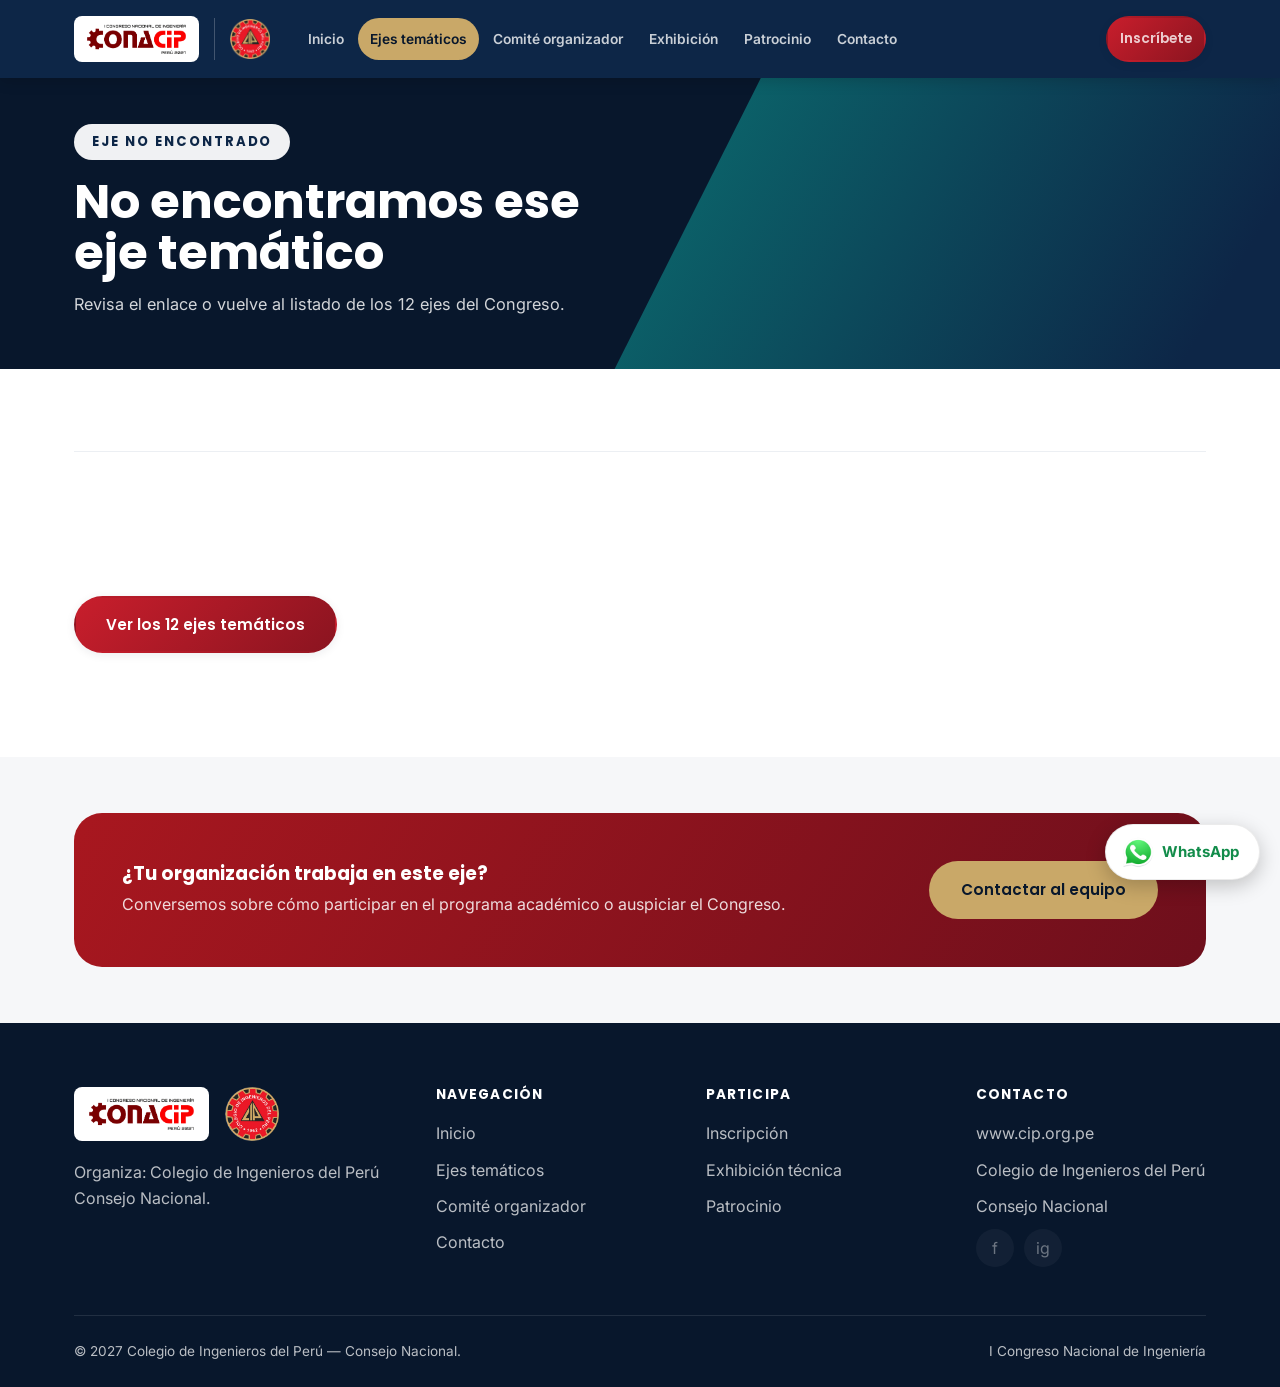
<file: eje.html>
<!DOCTYPE html>
<html lang="es">
<head>
<meta charset="UTF-8">
<meta name="viewport" content="width=device-width, initial-scale=1.0">
<title>Eje temático — I Congreso Nacional de Ingeniería 2027</title>
<meta name="description" content="Ficha del eje temático del I Congreso Nacional de Ingeniería: objetivo estratégico, prioridad, alcance, metas, indicadores y declaración del Congreso.">
<link rel="preconnect" href="https://fonts.googleapis.com">
<link rel="preconnect" href="https://fonts.gstatic.com" crossorigin>
<link href="https://fonts.googleapis.com/css2?family=Inter:wght@400;500;600;700&family=Poppins:wght@600;700;800&display=swap" rel="stylesheet">
<link rel="stylesheet" href="css/styles.css">
<link rel="stylesheet" href="css/styles-v3.css">
<script>
/* Habilita la aparicion al hacer scroll antes del primer pintado, para que el
   contenido no se vea y luego se esconda. Si js/main.js no llega a activar el
   observador, el respaldo muestra todo igualmente. */
(function () {
  var d = document.documentElement;
  d.classList.add("reveal-on");
  setTimeout(function () {
    if (!d.classList.contains("reveal-ready")) d.classList.remove("reveal-on");
  }, 2500);
})();
</script>
</head>
<body class="v3">

<header class="site-header">
  <div class="container">
    <a href="index.html" class="brand-lockup" aria-label="I Congreso Nacional de Ingeniería — Colegio de Ingenieros del Perú">
      <span class="plate"><img src="assets/img/logo-conacip.png" alt="I Congreso Nacional de Ingeniería — CONACIP Perú 2027"></span>
      <span class="rule" aria-hidden="true"></span>
      <img src="assets/img/logo-cip-seal.png" alt="Colegio de Ingenieros del Perú" class="seal">
    </a>
    <nav class="nav">
      <a href="index.html">Inicio</a>
      <a href="ejes-tematicos.html" class="active">Ejes temáticos</a>
      <a href="comite-organizador.html">Comité organizador</a>
      <a href="exhibicion.html">Exhibición</a>
      <a href="patrocinio.html">Patrocinio</a>
      <a href="contacto.html">Contacto</a>
      <a href="inscripcion.html" class="btn btn-primary nav-cta">Inscríbete</a>
    </nav>
    <button class="nav-toggle" aria-label="Abrir menú" aria-expanded="false">
      <span></span><span></span><span></span>
    </button>
  </div>
</header>

<!-- ======================================================================
     FICHA DE EJE TEMÁTICO
     Se arma en el navegador según el parámetro de la URL: eje.html?eje=2
     Los contenidos viven en js/ejes-data.js (fuente única).
     ====================================================================== -->
<div class="eje-hero" id="eje-hero"></div>

<section class="tight">
  <div class="container">
    <nav class="eje-nav" id="eje-nav" aria-label="Navegación entre ejes"></nav>
  </div>
</section>

<section>
  <div class="container">
    <div class="eje-layout">
      <div id="eje-main"></div>
      <aside class="eje-aside" id="eje-aside"></aside>
    </div>
  </div>
</section>

<section class="tight bg-gray">
  <div class="container">
    <div class="cta-banner">
      <div>
        <h3>¿Tu organización trabaja en este eje?</h3>
        <p>Conversemos sobre cómo participar en el programa académico o auspiciar el Congreso.</p>
      </div>
      <a href="contacto.html" class="btn btn-gold">Contactar al equipo</a>
    </div>
  </div>
</section>

<footer class="site-footer">
  <div class="container">
    <div class="footer-grid">
      <div class="footer-col">
        <div class="footer-brand">
          <span class="mark-badge"><img src="assets/img/logo-conacip.png" alt="I Congreso Nacional de Ingeniería"></span>
          <img class="seal" src="assets/img/logo-cip-seal.png" alt="Colegio de Ingenieros del Perú">
        </div>
        <p>Organiza: Colegio de Ingenieros del Perú<br>Consejo Nacional.</p>
      </div>
      <div class="footer-col">
        <h4>Navegación</h4>
        <ul>
          <li><a href="index.html">Inicio</a></li>
          <li><a href="ejes-tematicos.html">Ejes temáticos</a></li>
          <li><a href="comite-organizador.html">Comité organizador</a></li>
          <li><a href="contacto.html">Contacto</a></li>
        </ul>
      </div>
      <div class="footer-col">
        <h4>Participa</h4>
        <ul>
          <li><a href="inscripcion.html">Inscripción</a></li>
          <li><a href="exhibicion.html">Exhibición técnica</a></li>
          <li><a href="patrocinio.html">Patrocinio</a></li>
        </ul>
      </div>
      <div class="footer-col">
        <h4>Contacto</h4>
        <ul>
          <li><a href="https://www.cip.org.pe" target="_blank" rel="noopener">www.cip.org.pe</a></li>
          <li>Colegio de Ingenieros del Perú</li>
          <li>Consejo Nacional</li>
        </ul>
        <div class="footer-social">
          <a href="#" aria-label="Facebook (próximamente)" title="Próximamente">f</a>
          <a href="#" aria-label="Instagram (próximamente)" title="Próximamente">ig</a>
        </div>
      </div>
    </div>
    <div class="footer-bottom">
      <span>© 2027 Colegio de Ingenieros del Perú — Consejo Nacional.</span>
      <span>I Congreso Nacional de Ingeniería</span>
    </div>
  </div>
</footer>
<script src="js/main.js"></script>
<script src="js/ejes-data.js"></script>
<script src="js/ejes.js"></script>
</body>
</html>
</file>
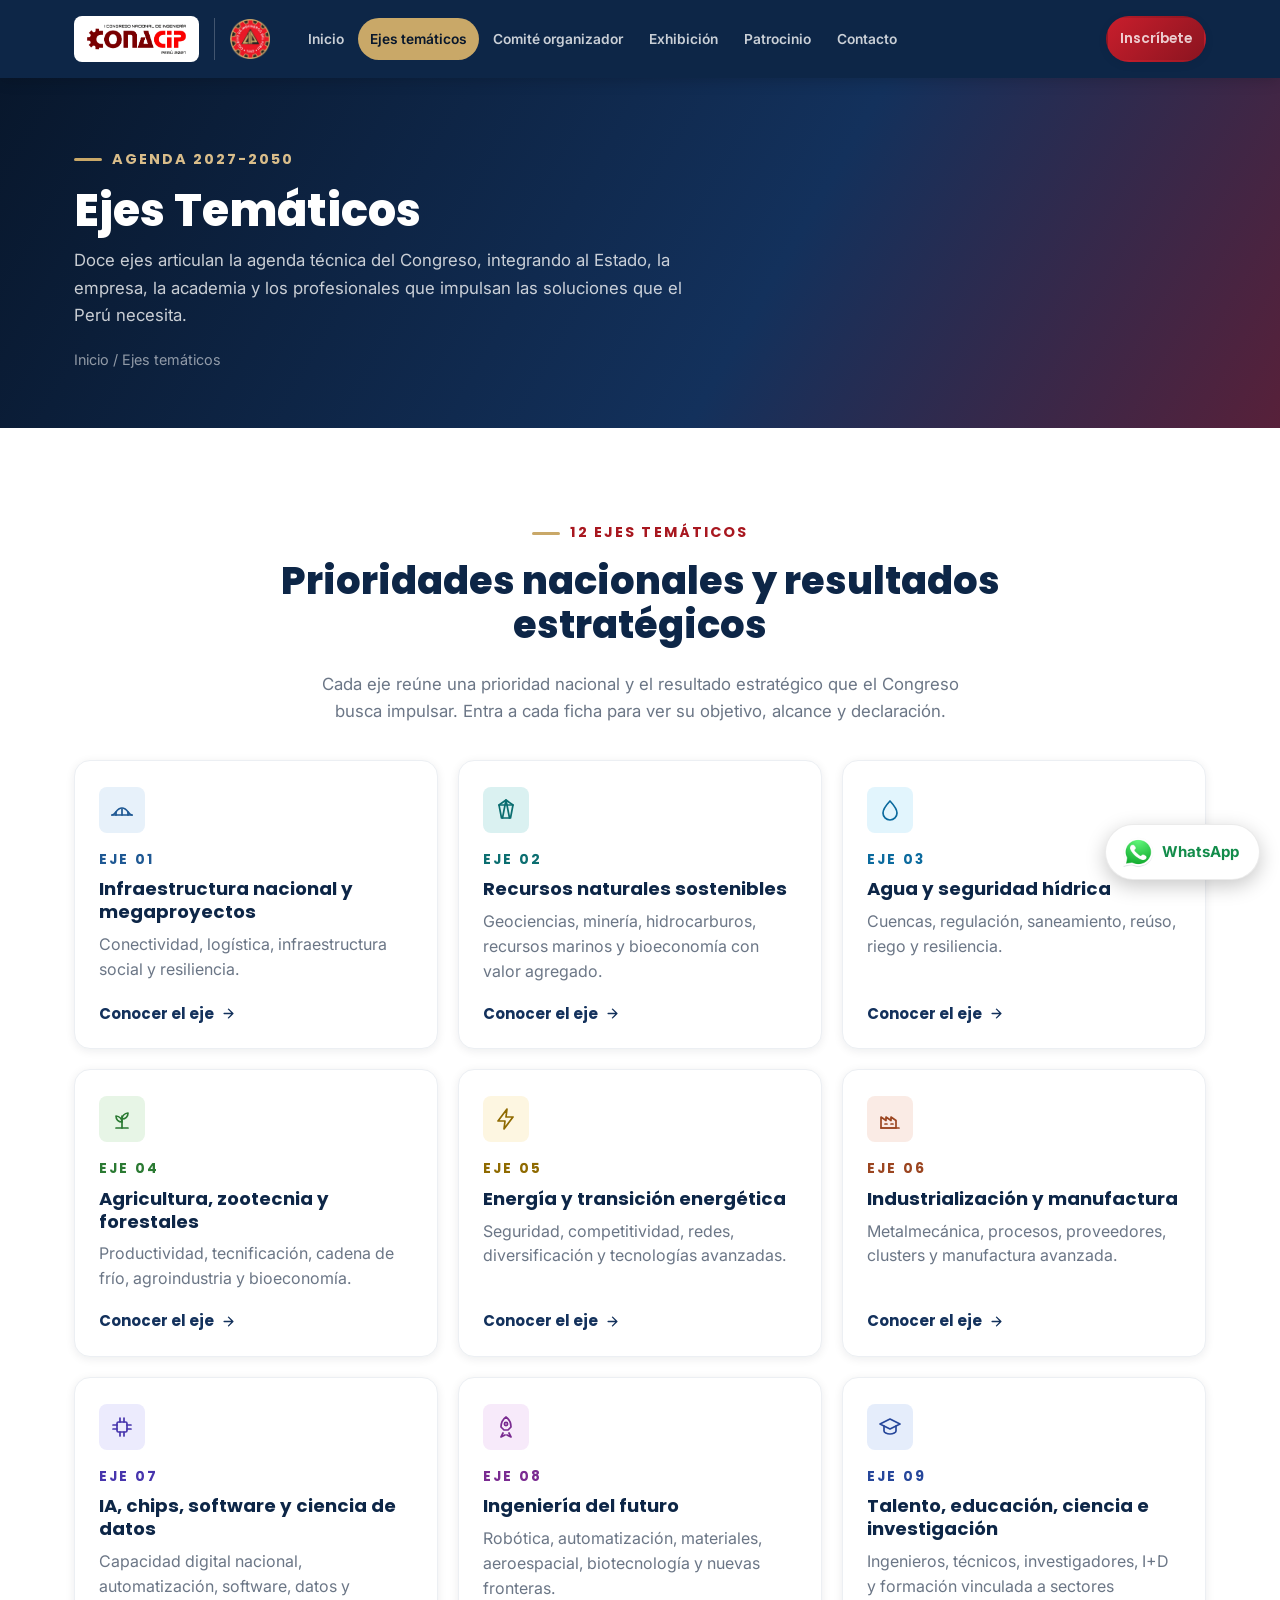
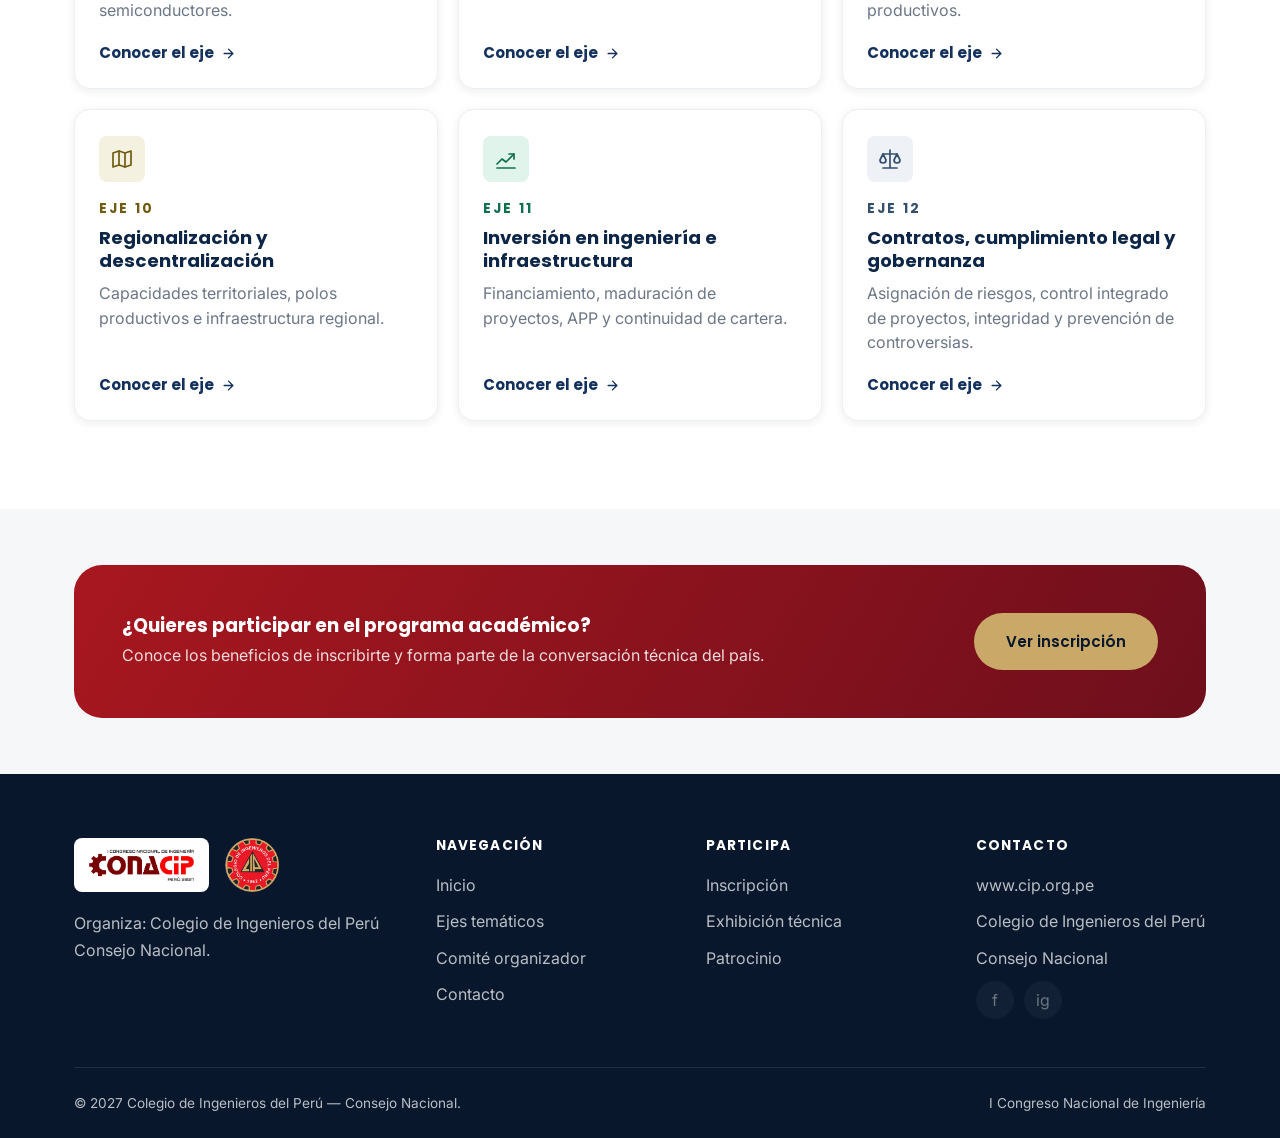
<file: ejes-tematicos.html>
<!DOCTYPE html>
<html lang="es">
<head>
<meta charset="UTF-8">
<meta name="viewport" content="width=device-width, initial-scale=1.0">
<title>Ejes Temáticos — I Congreso Nacional de Ingeniería 2027</title>
<meta name="description" content="Los 12 ejes temáticos del I Congreso Nacional de Ingeniería: infraestructura, recursos naturales, agua, agroindustria, energía, manufactura, inteligencia artificial, ingeniería del futuro, talento, descentralización, inversión y gobernanza.">
<link rel="preconnect" href="https://fonts.googleapis.com">
<link rel="preconnect" href="https://fonts.gstatic.com" crossorigin>
<link href="https://fonts.googleapis.com/css2?family=Inter:wght@400;500;600;700&family=Poppins:wght@600;700;800&display=swap" rel="stylesheet">
<link rel="stylesheet" href="css/styles.css">
<link rel="stylesheet" href="css/styles-v3.css">
<script>
/* Habilita la aparicion al hacer scroll antes del primer pintado, para que el
   contenido no se vea y luego se esconda. Si js/main.js no llega a activar el
   observador, el respaldo muestra todo igualmente. */
(function () {
  var d = document.documentElement;
  d.classList.add("reveal-on");
  setTimeout(function () {
    if (!d.classList.contains("reveal-ready")) d.classList.remove("reveal-on");
  }, 2500);
})();
</script>
</head>
<body class="v3">

<header class="site-header">
  <div class="container">
    <a href="index.html" class="brand-lockup" aria-label="I Congreso Nacional de Ingeniería — Colegio de Ingenieros del Perú">
      <span class="plate"><img src="assets/img/logo-conacip.png" alt="I Congreso Nacional de Ingeniería — CONACIP Perú 2027"></span>
      <span class="rule" aria-hidden="true"></span>
      <img src="assets/img/logo-cip-seal.png" alt="Colegio de Ingenieros del Perú" class="seal">
    </a>
    <nav class="nav">
      <a href="index.html">Inicio</a>
      <a href="ejes-tematicos.html" class="active">Ejes temáticos</a>
      <a href="comite-organizador.html">Comité organizador</a>
      <a href="exhibicion.html">Exhibición</a>
      <a href="patrocinio.html">Patrocinio</a>
      <a href="contacto.html">Contacto</a>
      <a href="inscripcion.html" class="btn btn-primary nav-cta">Inscríbete</a>
    </nav>
    <button class="nav-toggle" aria-label="Abrir menú" aria-expanded="false">
      <span></span><span></span><span></span>
    </button>
  </div>
</header>

<div class="page-header">
  <div class="container">
    <span class="eyebrow">Agenda 2027-2050</span>
    <h1>Ejes Temáticos</h1>
    <p>Doce ejes articulan la agenda técnica del Congreso, integrando al Estado, la empresa, la academia y los profesionales que impulsan las soluciones que el Perú necesita.</p>
    <p class="crumb"><a href="index.html">Inicio</a> / Ejes temáticos</p>
  </div>
</div>

<section>
  <div class="container">
    <div class="section-head center" style="margin-bottom:34px;">
      <span class="eyebrow" style="justify-content:center">12 ejes temáticos</span>
      <h2>Prioridades nacionales y resultados estratégicos</h2>
      <p style="max-width:680px;margin:0 auto;">Cada eje reúne una prioridad nacional y el resultado estratégico que el Congreso busca impulsar. Entra a cada ficha para ver su objetivo, alcance y declaración.</p>
    </div>

    <!-- La grilla se arma desde js/ejes-data.js a través de js/ejes.js -->
    <div class="ejes-tiles" id="ejes-grid"></div>

    <noscript>
      <div class="note-box" style="margin-top:28px;">
        <h4>Activa JavaScript para ver los 12 ejes</h4>
        <p>El listado de ejes temáticos se carga con JavaScript. Actívalo en tu navegador o escríbenos desde la <a href="contacto.html">página de contacto</a> y te enviamos la agenda completa.</p>
      </div>
    </noscript>
  </div>
</section>

<section class="tight bg-gray">
  <div class="container">
    <div class="cta-banner">
      <div>
        <h3>¿Quieres participar en el programa académico?</h3>
        <p>Conoce los beneficios de inscribirte y forma parte de la conversación técnica del país.</p>
      </div>
      <a href="inscripcion.html" class="btn btn-gold">Ver inscripción</a>
    </div>
  </div>
</section>

<footer class="site-footer">
  <div class="container">
    <div class="footer-grid">
      <div class="footer-col">
        <div class="footer-brand">
          <span class="mark-badge"><img src="assets/img/logo-conacip.png" alt="I Congreso Nacional de Ingeniería"></span>
          <img class="seal" src="assets/img/logo-cip-seal.png" alt="Colegio de Ingenieros del Perú">
        </div>
        <p>Organiza: Colegio de Ingenieros del Perú<br>Consejo Nacional.</p>
      </div>
      <div class="footer-col">
        <h4>Navegación</h4>
        <ul>
          <li><a href="index.html">Inicio</a></li>
          <li><a href="ejes-tematicos.html">Ejes temáticos</a></li>
          <li><a href="comite-organizador.html">Comité organizador</a></li>
          <li><a href="contacto.html">Contacto</a></li>
        </ul>
      </div>
      <div class="footer-col">
        <h4>Participa</h4>
        <ul>
          <li><a href="inscripcion.html">Inscripción</a></li>
          <li><a href="exhibicion.html">Exhibición técnica</a></li>
          <li><a href="patrocinio.html">Patrocinio</a></li>
        </ul>
      </div>
      <div class="footer-col">
        <h4>Contacto</h4>
        <ul>
          <li><a href="https://www.cip.org.pe" target="_blank" rel="noopener">www.cip.org.pe</a></li>
          <li>Colegio de Ingenieros del Perú</li>
          <li>Consejo Nacional</li>
        </ul>
        <div class="footer-social">
          <a href="#" aria-label="Facebook (próximamente)" title="Próximamente">f</a>
          <a href="#" aria-label="Instagram (próximamente)" title="Próximamente">ig</a>
        </div>
      </div>
    </div>
    <div class="footer-bottom">
      <span>© 2027 Colegio de Ingenieros del Perú — Consejo Nacional.</span>
      <span>I Congreso Nacional de Ingeniería</span>
    </div>
  </div>
</footer>
<script src="js/main.js"></script>
<script src="js/ejes-data.js"></script>
<script src="js/ejes.js"></script>
</body>
</html>
</file>
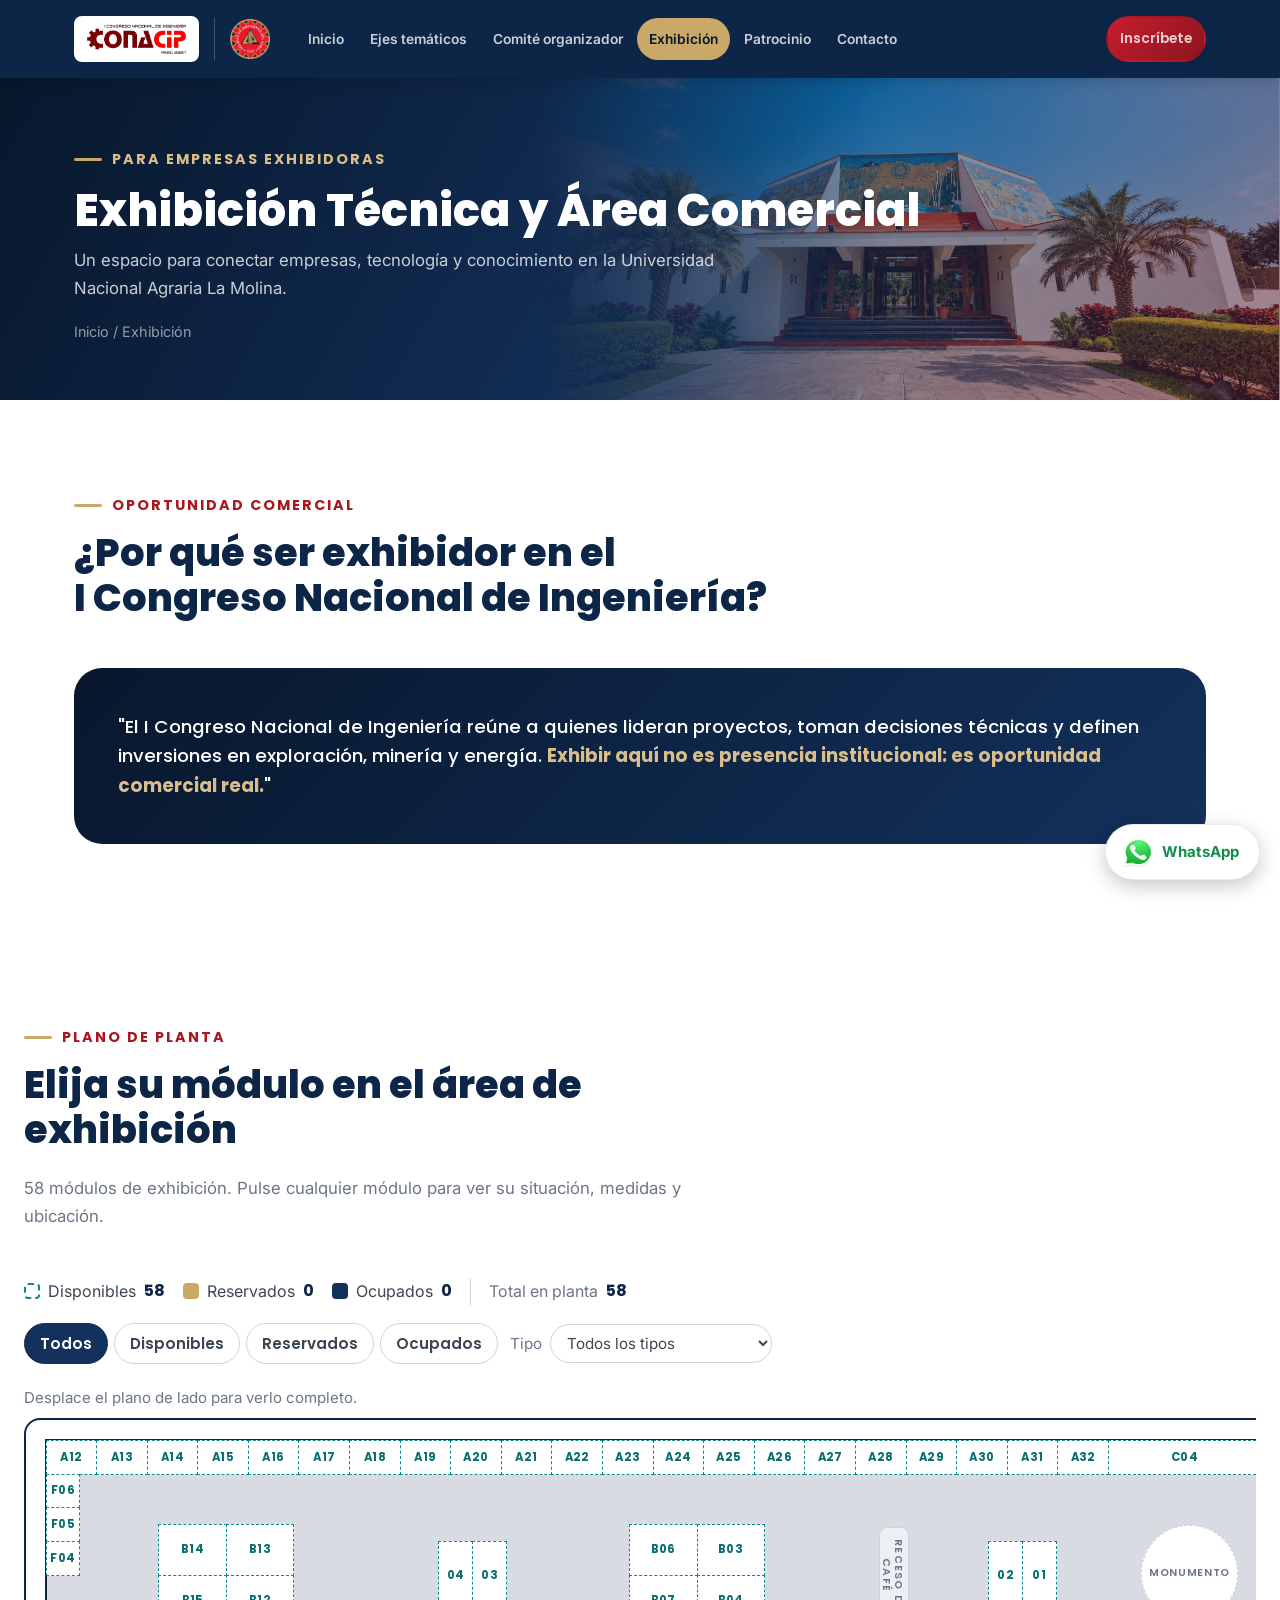
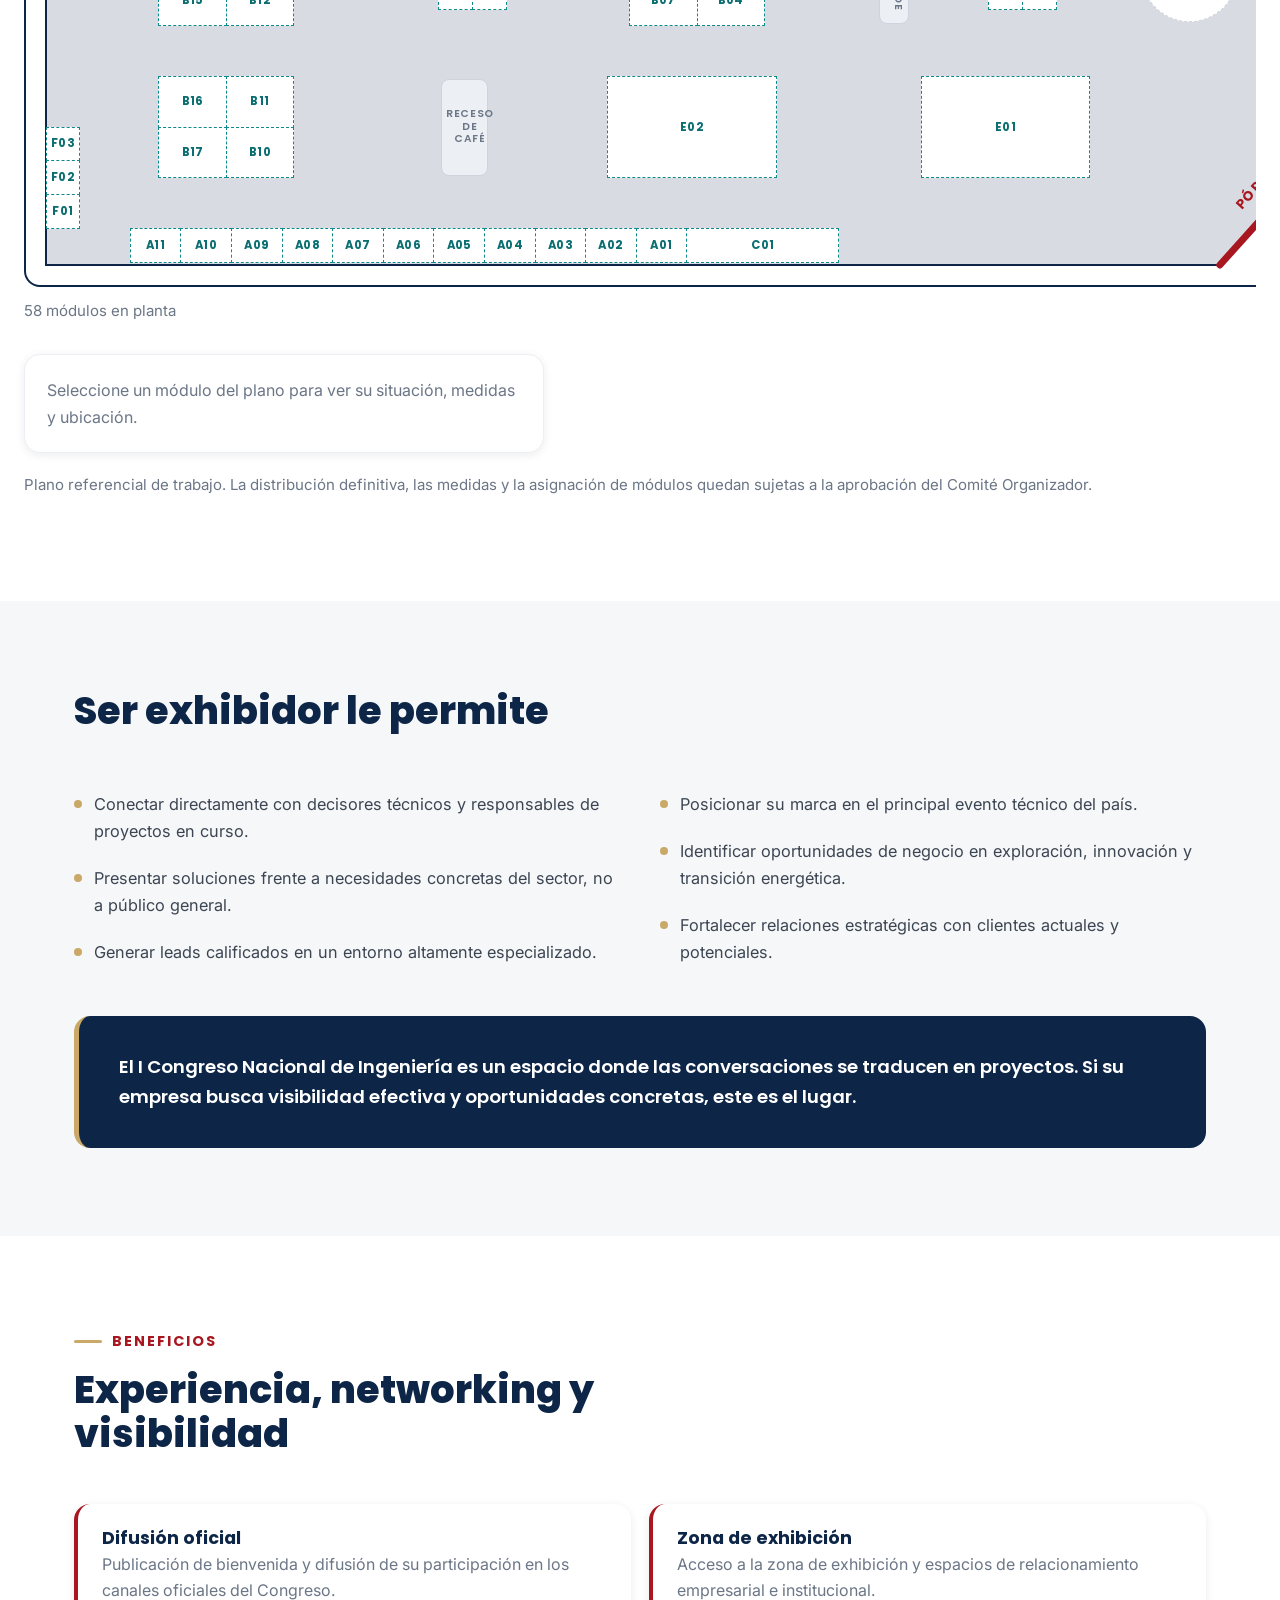
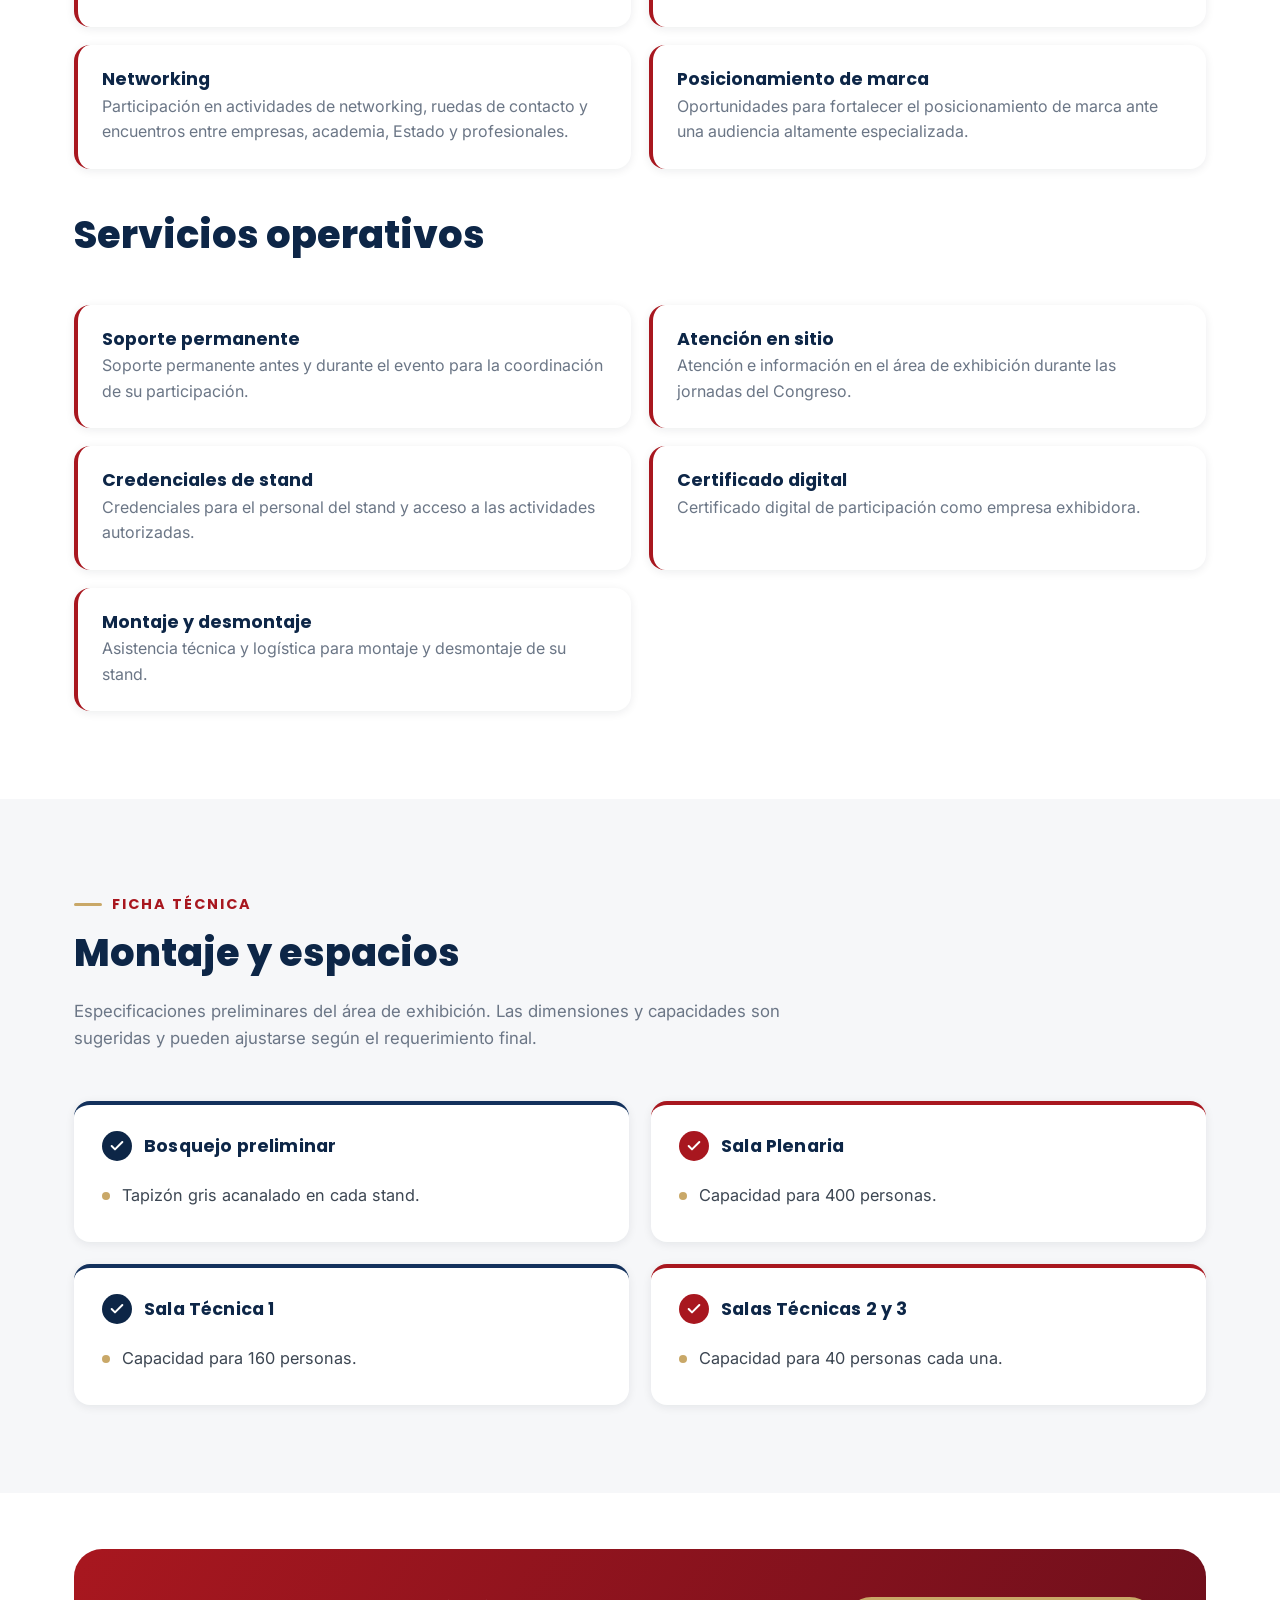
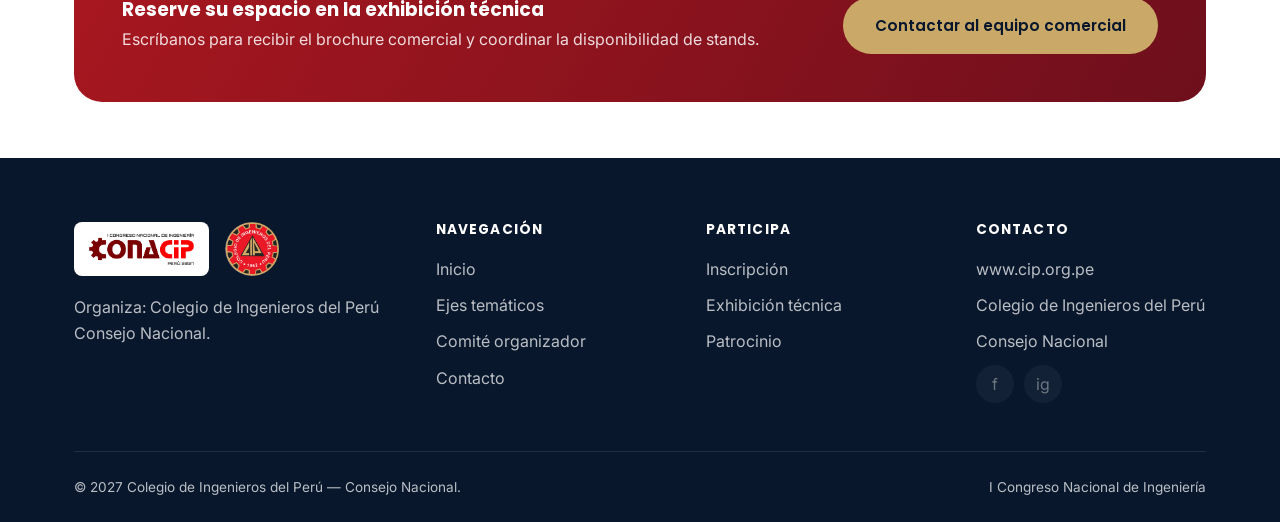
<file: exhibicion.html>
<!DOCTYPE html>
<html lang="es">
<head>
<meta charset="UTF-8">
<meta name="viewport" content="width=device-width, initial-scale=1.0">
<title>Exhibición Técnica y Área Comercial — I Congreso Nacional de Ingeniería 2027</title>
<meta name="description" content="Exhibición técnica y área comercial del I Congreso Nacional de Ingeniería en la Universidad Nacional Agraria La Molina. Conecta con decisores técnicos y genera oportunidades comerciales reales.">
<link rel="preconnect" href="https://fonts.googleapis.com">
<link rel="preconnect" href="https://fonts.gstatic.com" crossorigin>
<link href="https://fonts.googleapis.com/css2?family=Inter:wght@400;500;600;700&family=Poppins:wght@600;700;800&display=swap" rel="stylesheet">
<link rel="stylesheet" href="css/styles.css">
<link rel="stylesheet" href="css/styles-v3.css">
<script>
/* Habilita la aparicion al hacer scroll antes del primer pintado, para que el
   contenido no se vea y luego se esconda. Si js/main.js no llega a activar el
   observador, el respaldo muestra todo igualmente. */
(function () {
  var d = document.documentElement;
  d.classList.add("reveal-on");
  setTimeout(function () {
    if (!d.classList.contains("reveal-ready")) d.classList.remove("reveal-on");
  }, 2500);
})();
</script>
</head>
<body class="v3">

<header class="site-header">
  <div class="container">
    <a href="index.html" class="brand-lockup" aria-label="I Congreso Nacional de Ingeniería — Colegio de Ingenieros del Perú">
      <span class="plate"><img src="assets/img/logo-conacip.png" alt="I Congreso Nacional de Ingeniería — CONACIP Perú 2027"></span>
      <span class="rule" aria-hidden="true"></span>
      <img src="assets/img/logo-cip-seal.png" alt="Colegio de Ingenieros del Perú" class="seal">
    </a>
    <nav class="nav">
      <a href="index.html">Inicio</a>
      <a href="ejes-tematicos.html">Ejes temáticos</a>
      <a href="comite-organizador.html">Comité organizador</a>
      <a href="exhibicion.html" class="active">Exhibición</a>
      <a href="patrocinio.html">Patrocinio</a>
      <a href="contacto.html">Contacto</a>
      <a href="inscripcion.html" class="btn btn-primary nav-cta">Inscríbete</a>
    </nav>
    <button class="nav-toggle" aria-label="Abrir menú" aria-expanded="false">
      <span></span><span></span><span></span>
    </button>
  </div>
</header>

<div class="page-header page-header--photo">
  <div class="container">
    <span class="eyebrow">Para empresas exhibidoras</span>
    <h1>Exhibición Técnica y Área Comercial</h1>
    <p>Un espacio para conectar empresas, tecnología y conocimiento en la Universidad Nacional Agraria La Molina.</p>
    <p class="crumb"><a href="index.html">Inicio</a> / Exhibición</p>
  </div>
</div>

<section>
  <div class="container">
    <div class="section-head">
      <span class="eyebrow">Oportunidad comercial</span>
      <h2>¿Por qué ser exhibidor en el <span style="white-space:nowrap">I Congreso Nacional de Ingeniería?</span></h2>
    </div>
    <div class="quote-block">
      "El I Congreso Nacional de Ingeniería reúne a quienes lideran proyectos, toman decisiones técnicas y definen inversiones en exploración, minería y energía. <strong>Exhibir aquí no es presencia institucional: es oportunidad comercial real.</strong>"
    </div>
  </div>
</section>

<!-- ==========================================================================
     PLANO DE EXHIBICIÓN
     Todo el plano (recinto, módulos y servicios) lo dibuja js/plano.js
     dentro de #plano-recinto con la planta de js/plano-data.js. El estado de
     cada módulo (disponible / reservado / ocupado) se edita en data/modulos.json.
     ========================================================================== -->
<section id="plano" class="plano-seccion">
  <div class="container">
    <div class="section-head">
      <span class="eyebrow">Plano de planta</span>
      <h2>Elija su módulo en el área de exhibición</h2>
      <p>58 módulos de exhibición. Pulse cualquier módulo para ver su situación, medidas y ubicación.</p>
    </div>

    <div class="plano-barra">
      <ul class="plano-leyenda">
        <li><span class="marca es-disponible"></span>Disponibles <strong data-conteo="disponible">0</strong></li>
        <li><span class="marca es-reservado"></span>Reservados <strong data-conteo="reservado">0</strong></li>
        <li><span class="marca es-ocupado"></span>Ocupados <strong data-conteo="ocupado">0</strong></li>
        <li class="total">Total en planta <strong data-conteo-total>0</strong></li>
      </ul>

      <div class="plano-filtros">
        <div class="plano-chips" role="group" aria-label="Filtrar por situación">
          <button type="button" data-filtro-estado="todos" aria-pressed="true">Todos</button>
          <button type="button" data-filtro-estado="disponible" aria-pressed="false">Disponibles</button>
          <button type="button" data-filtro-estado="reservado" aria-pressed="false">Reservados</button>
          <button type="button" data-filtro-estado="ocupado" aria-pressed="false">Ocupados</button>
        </div>
        <label class="plano-select">
          <span>Tipo</span>
          <select id="plano-zona">
            <option value="todas">Todos los tipos</option>
            <option value="A">A · Stands 3 × 2 m</option>
            <option value="B">B · Stands 4 × 3 m</option>
            <option value="C">C · Stands 9 × 2 m</option>
            <option value="E">E · Islas 10 × 6 m</option>
            <option value="F">F · Stands 2 × 2 m</option>
            <option value="M">01–04 · Módulos 4 × 2 m</option>
          </select>
        </label>
      </div>
    </div>

    <div class="plano-wrap">
      <div class="plano-lienzo">
        <p class="plano-scroll-aviso">Desplace el plano de lado para verlo completo.</p>

        <div class="plano-mapa" id="plano-mapa">
          <!-- Recinto a escala: lo rellena js/plano.js -->
          <div class="plano-recinto" id="plano-recinto"></div>
        </div>

        <p class="plano-visibles" data-visibles aria-live="polite"></p>
      </div>

      <aside class="plano-panel">
        <div class="plano-ficha" id="plano-ficha" aria-live="polite"></div>
      </aside>
    </div>

    <p class="plano-nota">Plano referencial de trabajo. La distribución definitiva, las medidas y la asignación de módulos quedan sujetas a la aprobación del Comité Organizador.</p>
  </div>
</section>

<section class="bg-gray">
  <div class="container">
    <div class="section-head">
      <h2>Ser exhibidor le permite</h2>
    </div>
    <div class="services-grid">
      <ul class="checklist">
        <li><span class="dot"></span>Conectar directamente con decisores técnicos y responsables de proyectos en curso.</li>
        <li><span class="dot"></span>Presentar soluciones frente a necesidades concretas del sector, no a público general.</li>
        <li><span class="dot"></span>Generar leads calificados en un entorno altamente especializado.</li>
      </ul>
      <ul class="checklist">
        <li><span class="dot"></span>Posicionar su marca en el principal evento técnico del país.</li>
        <li><span class="dot"></span>Identificar oportunidades de negocio en exploración, innovación y transición energética.</li>
        <li><span class="dot"></span>Fortalecer relaciones estratégicas con clientes actuales y potenciales.</li>
      </ul>
    </div>
    <div class="closing-quote">
      El I Congreso Nacional de Ingeniería es un espacio donde las conversaciones se traducen en proyectos. Si su empresa busca visibilidad efectiva y oportunidades concretas, este es el lugar.
    </div>
  </div>
</section>

<section>
  <div class="container">
    <div class="section-head">
      <span class="eyebrow">Beneficios</span>
      <h2>Experiencia, networking y visibilidad</h2>
    </div>
    <div class="benefit-grid" style="margin-bottom:44px;">
      <div class="benefit-card">
        <h4>Difusión oficial</h4>
        <p>Publicación de bienvenida y difusión de su participación en los canales oficiales del Congreso.</p>
      </div>
      <div class="benefit-card">
        <h4>Zona de exhibición</h4>
        <p>Acceso a la zona de exhibición y espacios de relacionamiento empresarial e institucional.</p>
      </div>
      <div class="benefit-card">
        <h4>Networking</h4>
        <p>Participación en actividades de networking, ruedas de contacto y encuentros entre empresas, academia, Estado y profesionales.</p>
      </div>
      <div class="benefit-card">
        <h4>Posicionamiento de marca</h4>
        <p>Oportunidades para fortalecer el posicionamiento de marca ante una audiencia altamente especializada.</p>
      </div>
    </div>

    <div class="section-head">
      <h2>Servicios operativos</h2>
    </div>
    <div class="benefit-grid">
      <div class="benefit-card">
        <h4>Soporte permanente</h4>
        <p>Soporte permanente antes y durante el evento para la coordinación de su participación.</p>
      </div>
      <div class="benefit-card">
        <h4>Atención en sitio</h4>
        <p>Atención e información en el área de exhibición durante las jornadas del Congreso.</p>
      </div>
      <div class="benefit-card">
        <h4>Credenciales de stand</h4>
        <p>Credenciales para el personal del stand y acceso a las actividades autorizadas.</p>
      </div>
      <div class="benefit-card">
        <h4>Certificado digital</h4>
        <p>Certificado digital de participación como empresa exhibidora.</p>
      </div>
      <div class="benefit-card">
        <h4>Montaje y desmontaje</h4>
        <p>Asistencia técnica y logística para montaje y desmontaje de su stand.</p>
      </div>
    </div>
  </div>
</section>

<!-- CAPACIDAD DE LA EXHIBICIÓN: oculta por pedido del Comité hasta tener
     las cifras de la nueva sede. Para volver a mostrarla, quitar el
     comentario y actualizar los datos.
<section class="bg-gray">
  <div class="container">
    <div class="section-head center">
      <span class="eyebrow" style="justify-content:center">Área comercial</span>
      <h2>Capacidad de la exhibición</h2>
    </div>
    <div class="capacity-box">
      <div class="stat-box">
        <div class="big">1,824 m²</div>
        <div class="small">carpa de exhibición (57 × 32 m)</div>
      </div>
      <div class="stat-box">
        <div class="big">105</div>
        <div class="small">stands disponibles de 3 × 2 m</div>
      </div>
      <div class="stat-box">
        <div class="big">84 + 43</div>
        <div class="small">aforo del auditorio y de la sala de prensa</div>
      </div>
    </div>
  </div>
</section>
-->

<section class="bg-gray">
  <div class="container">
    <div class="section-head">
      <span class="eyebrow">Ficha técnica</span>
      <h2>Montaje y espacios</h2>
      <p>Especificaciones preliminares del área de exhibición. Las dimensiones y capacidades son sugeridas y pueden ajustarse según el requerimiento final.</p>
    </div>
    <div class="spec-grid">
      <div class="spec-card">
        <div class="spec-head">
          <span class="tick" aria-hidden="true">
            <svg width="16" height="16" viewBox="0 0 24 24" fill="none" stroke="currentColor" stroke-width="3" stroke-linecap="round" stroke-linejoin="round"><path d="M20 6L9 17l-5-5"/></svg>
          </span>
          <h3>Bosquejo preliminar</h3>
        </div>
        <ul class="checklist">
          <li hidden><span class="dot"></span>Tarima y toldo: área total de stands de 520 m².</li>
          <li><span class="dot"></span>Tapizón gris acanalado en cada stand.</li>
        </ul>
      </div>

      <div class="spec-card accent-red">
        <div class="spec-head">
          <span class="tick" aria-hidden="true">
            <svg width="16" height="16" viewBox="0 0 24 24" fill="none" stroke="currentColor" stroke-width="3" stroke-linecap="round" stroke-linejoin="round"><path d="M20 6L9 17l-5-5"/></svg>
          </span>
          <h3>Sala Plenaria</h3>
        </div>
        <ul class="checklist">
          <li><span class="dot"></span>Capacidad para 400 personas.</li>
        </ul>
      </div>

      <div class="spec-card">
        <div class="spec-head">
          <span class="tick" aria-hidden="true">
            <svg width="16" height="16" viewBox="0 0 24 24" fill="none" stroke="currentColor" stroke-width="3" stroke-linecap="round" stroke-linejoin="round"><path d="M20 6L9 17l-5-5"/></svg>
          </span>
          <h3>Sala Técnica 1</h3>
        </div>
        <ul class="checklist">
          <li><span class="dot"></span>Capacidad para 160 personas.</li>
        </ul>
      </div>

      <div class="spec-card accent-red">
        <div class="spec-head">
          <span class="tick" aria-hidden="true">
            <svg width="16" height="16" viewBox="0 0 24 24" fill="none" stroke="currentColor" stroke-width="3" stroke-linecap="round" stroke-linejoin="round"><path d="M20 6L9 17l-5-5"/></svg>
          </span>
          <h3>Salas Técnicas 2 y 3</h3>
        </div>
        <ul class="checklist">
          <li><span class="dot"></span>Capacidad para 40 personas cada una.</li>
        </ul>
      </div>
    </div>
  </div>
</section>

<section class="tight">
  <div class="container">
    <div class="cta-banner">
      <div>
        <h3>Reserve su espacio en la exhibición técnica</h3>
        <p>Escríbanos para recibir el brochure comercial y coordinar la disponibilidad de stands.</p>
      </div>
      <a href="contacto.html" class="btn btn-gold" data-whatsapp="Hola, quisiera información para participar como exhibidor en el I Congreso Nacional de Ingeniería.">Contactar al equipo comercial</a>
    </div>
  </div>
</section>

<footer class="site-footer">
  <div class="container">
    <div class="footer-grid">
      <div class="footer-col">
        <div class="footer-brand">
          <span class="mark-badge"><img src="assets/img/logo-conacip.png" alt="I Congreso Nacional de Ingeniería"></span>
          <img class="seal" src="assets/img/logo-cip-seal.png" alt="Colegio de Ingenieros del Perú">
        </div>
        <p>Organiza: Colegio de Ingenieros del Perú<br>Consejo Nacional.</p>
      </div>
      <div class="footer-col">
        <h4>Navegación</h4>
        <ul>
          <li><a href="index.html">Inicio</a></li>
          <li><a href="ejes-tematicos.html">Ejes temáticos</a></li>
          <li><a href="comite-organizador.html">Comité organizador</a></li>
          <li><a href="contacto.html">Contacto</a></li>
        </ul>
      </div>
      <div class="footer-col">
        <h4>Participa</h4>
        <ul>
          <li><a href="inscripcion.html">Inscripción</a></li>
          <li><a href="exhibicion.html">Exhibición técnica</a></li>
          <li><a href="patrocinio.html">Patrocinio</a></li>
        </ul>
      </div>
      <div class="footer-col">
        <h4>Contacto</h4>
        <ul>
          <li><a href="https://www.cip.org.pe" target="_blank" rel="noopener">www.cip.org.pe</a></li>
          <li>Colegio de Ingenieros del Perú</li>
          <li>Consejo Nacional</li>
        </ul>
        <div class="footer-social">
          <a href="#" aria-label="Facebook (próximamente)" title="Próximamente">f</a>
          <a href="#" aria-label="Instagram (próximamente)" title="Próximamente">ig</a>
        </div>
      </div>
    </div>
    <div class="footer-bottom">
      <span>© 2027 Colegio de Ingenieros del Perú — Consejo Nacional.</span>
      <span>I Congreso Nacional de Ingeniería</span>
    </div>
  </div>
</footer>

<script src="js/main.js"></script>
<!-- Plano de exhibición: primero los datos, luego el que los dibuja -->
<script src="js/plano-data.js"></script>
<script src="js/plano.js"></script>
</body>
</html>
</file>
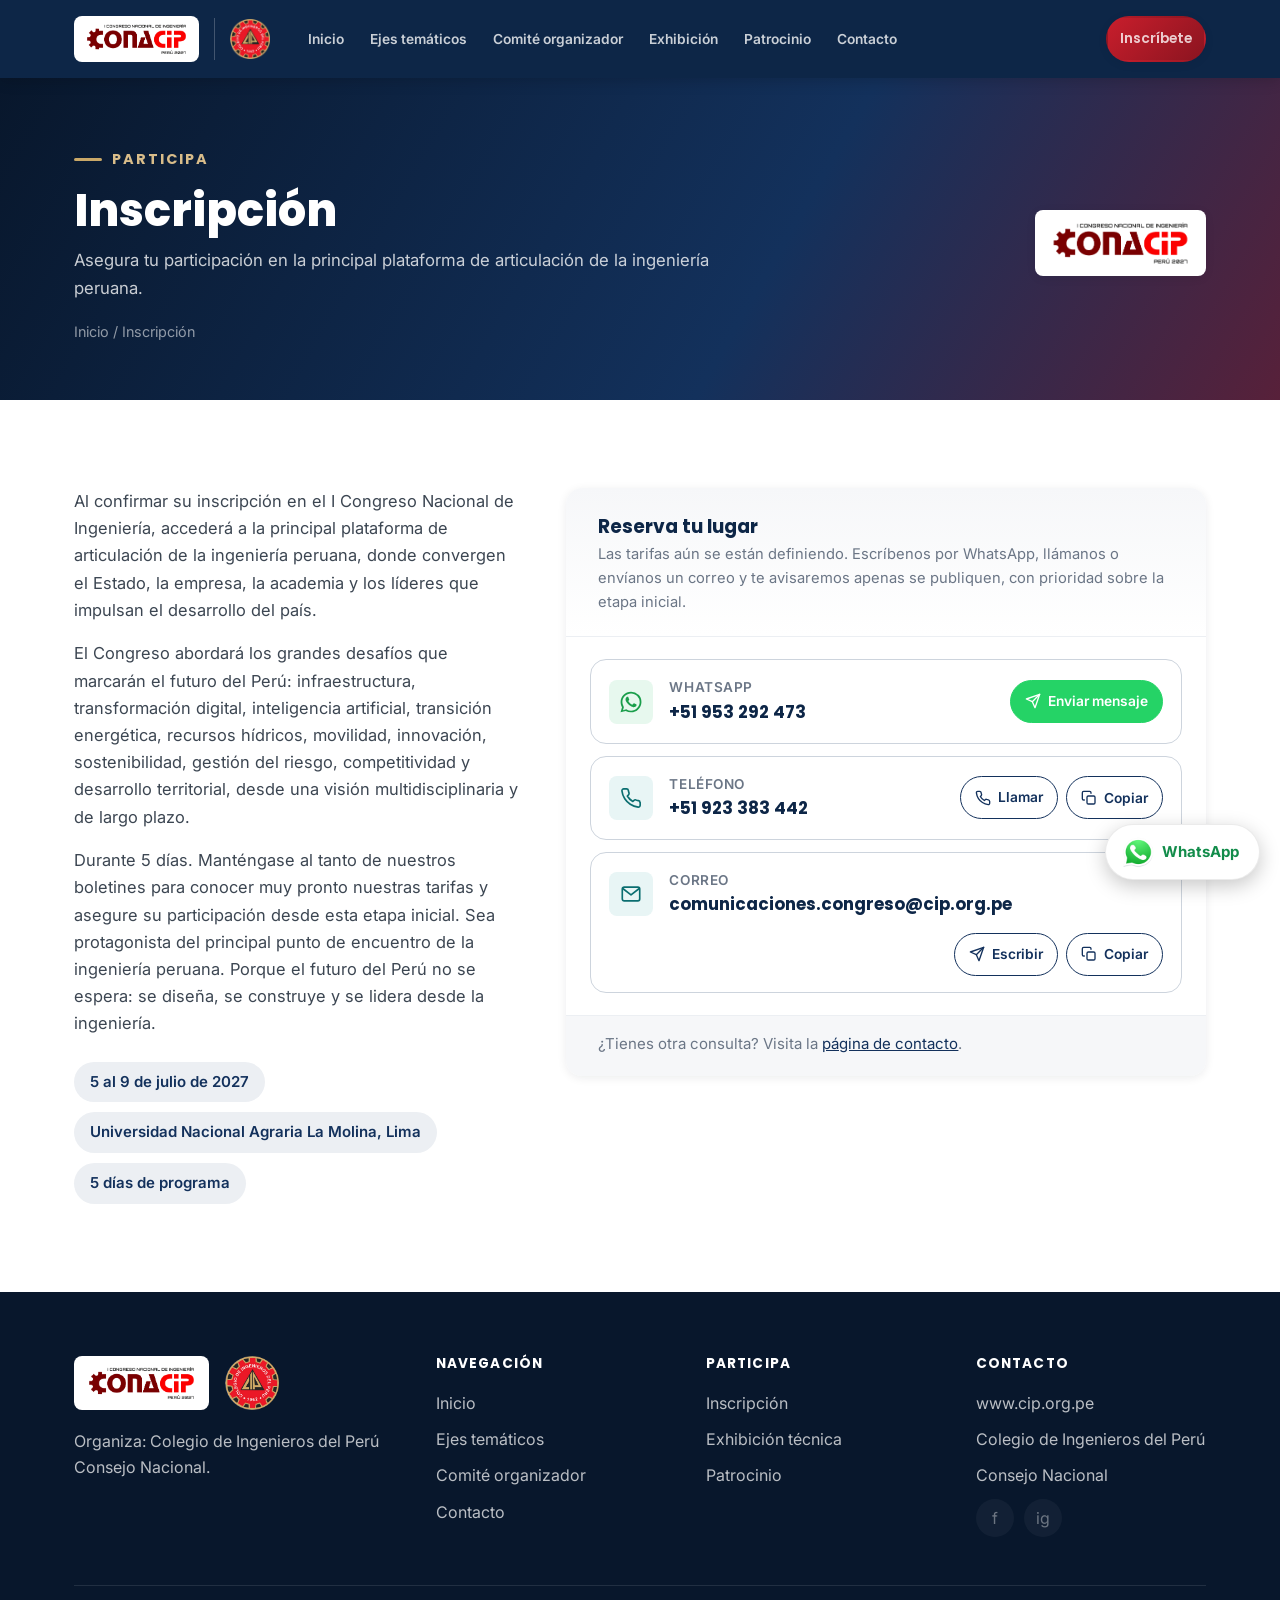
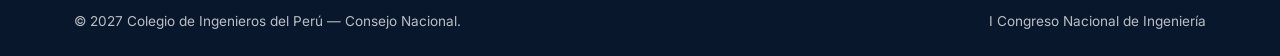
<file: inscripcion.html>
<!DOCTYPE html>
<html lang="es">
<head>
<meta charset="UTF-8">
<meta name="viewport" content="width=device-width, initial-scale=1.0">
<title>Inscripción — I Congreso Nacional de Ingeniería 2027</title>
<meta name="description" content="Inscríbete al I Congreso Nacional de Ingeniería. Tarifas próximamente — suscríbete a nuestro boletín para conocer los detalles.">
<link rel="preconnect" href="https://fonts.googleapis.com">
<link rel="preconnect" href="https://fonts.gstatic.com" crossorigin>
<link href="https://fonts.googleapis.com/css2?family=Inter:wght@400;500;600;700&family=Poppins:wght@600;700;800&display=swap" rel="stylesheet">
<link rel="stylesheet" href="css/styles.css">
<link rel="stylesheet" href="css/styles-v3.css">
<script>
/* Habilita la aparicion al hacer scroll antes del primer pintado, para que el
   contenido no se vea y luego se esconda. Si js/main.js no llega a activar el
   observador, el respaldo muestra todo igualmente. */
(function () {
  var d = document.documentElement;
  d.classList.add("reveal-on");
  setTimeout(function () {
    if (!d.classList.contains("reveal-ready")) d.classList.remove("reveal-on");
  }, 2500);
})();
</script>
</head>
<body class="v3">

<header class="site-header">
  <div class="container">
    <a href="index.html" class="brand-lockup" aria-label="I Congreso Nacional de Ingeniería — Colegio de Ingenieros del Perú">
      <span class="plate"><img src="assets/img/logo-conacip.png" alt="I Congreso Nacional de Ingeniería — CONACIP Perú 2027"></span>
      <span class="rule" aria-hidden="true"></span>
      <img src="assets/img/logo-cip-seal.png" alt="Colegio de Ingenieros del Perú" class="seal">
    </a>
    <nav class="nav">
      <a href="index.html">Inicio</a>
      <a href="ejes-tematicos.html">Ejes temáticos</a>
      <a href="comite-organizador.html">Comité organizador</a>
      <a href="exhibicion.html">Exhibición</a>
      <a href="patrocinio.html">Patrocinio</a>
      <a href="contacto.html">Contacto</a>
      <a href="inscripcion.html" class="btn btn-primary nav-cta">Inscríbete</a>
    </nav>
    <button class="nav-toggle" aria-label="Abrir menú" aria-expanded="false">
      <span></span><span></span><span></span>
    </button>
  </div>
</header>

<div class="page-header">
  <div class="container ph-con-marca">
    <div class="ph-texto">
      <span class="eyebrow">Participa</span>
      <h1>Inscripción</h1>
      <p>Asegura tu participación en la principal plataforma de articulación de la ingeniería peruana.</p>
      <p class="crumb"><a href="index.html">Inicio</a> / Inscripción</p>
    </div>
    <!-- El logo va a la derecha. Lleva tinta oscura, asi que se apoya en una
         placa blanca para que se lea sobre el degradado de la cabecera. -->
    <span class="ph-marca">
      <img src="assets/img/logo-conacip.png" alt="I Congreso Nacional de Ingeniería — CONACIP Perú 2027">
    </span>
  </div>
</div>

<section>
  <div class="container">
    <div class="two-col two-col--form">
      <div class="prose">
        <p>Al confirmar su inscripción en el I Congreso Nacional de Ingeniería, accederá a la principal plataforma de articulación de la ingeniería peruana, donde convergen el Estado, la empresa, la academia y los líderes que impulsan el desarrollo del país.</p>
        <p>El Congreso abordará los grandes desafíos que marcarán el futuro del Perú: infraestructura, transformación digital, inteligencia artificial, transición energética, recursos hídricos, movilidad, innovación, sostenibilidad, gestión del riesgo, competitividad y desarrollo territorial, desde una visión multidisciplinaria y de largo plazo.</p>
        <p>Durante 5 días. Manténgase al tanto de nuestros boletines para conocer muy pronto nuestras tarifas y asegure su participación desde esta etapa inicial. Sea protagonista del principal punto de encuentro de la ingeniería peruana. Porque el futuro del Perú no se espera: se diseña, se construye y se lidera desde la ingeniería.</p>

        <ul class="pill-list" style="margin-top:24px;">
          <li>5 al 9 de julio de 2027</li>
          <li>Universidad Nacional Agraria La Molina, Lima</li>
          <li>5 días de programa</li>
        </ul>
      </div>

      <!-- ====================================================================
           INSCRIPCION — CANALES DE CONTACTO
           WhatsApp: el numero se configura en js/main.js (WHATSAPP_COMERCIAL);
           el href de aqui es solo el respaldo si no carga el JS.
           Telefono y correo: boton para llamar/escribir y otro para copiar
           (data-copiar, ver initCopiar en js/main.js).
           ==================================================================== -->
      <div class="contact-card contact-card--form">
        <div class="form-head">
          <h3>Reserva tu lugar</h3>
          <p>Las tarifas aún se están definiendo. Escríbenos por WhatsApp, llámanos o envíanos un correo y te avisaremos apenas se publiquen, con prioridad sobre la etapa inicial.</p>
        </div>

        <div class="canales">
          <div class="canal canal--wa">
            <span class="ico">
              <svg viewBox="0 0 24 24" fill="currentColor" aria-hidden="true"><path d="M17.47 14.38c-.3-.15-1.75-.86-2.02-.96-.27-.1-.47-.15-.67.15-.2.3-.77.96-.94 1.16-.17.2-.35.22-.65.07-.3-.15-1.25-.46-2.38-1.47-.88-.79-1.47-1.76-1.65-2.06-.17-.3-.02-.46.13-.61.13-.13.3-.35.45-.52.15-.17.2-.3.3-.5.1-.2.05-.37-.02-.52-.08-.15-.67-1.62-.92-2.22-.24-.58-.49-.5-.67-.51h-.57c-.2 0-.52.07-.79.37-.27.3-1.04 1.02-1.04 2.48s1.07 2.88 1.21 3.08c.15.2 2.1 3.2 5.08 4.49.71.31 1.26.49 1.69.63.71.23 1.36.2 1.87.12.57-.08 1.75-.72 2-1.41.25-.69.25-1.29.17-1.41-.07-.12-.27-.2-.57-.35zM12.04 21.5h-.01a9.43 9.43 0 0 1-4.8-1.32l-.35-.2-3.57.93.95-3.48-.22-.36a9.4 9.4 0 0 1-1.44-5.02c0-5.2 4.24-9.44 9.45-9.44 2.52 0 4.89.99 6.67 2.77a9.37 9.37 0 0 1 2.76 6.68c0 5.2-4.24 9.44-9.44 9.44zm8.04-17.48A11.3 11.3 0 0 0 12.04.7C5.77.7.67 5.8.67 12.06c0 2 .52 3.96 1.52 5.68L.57 23.3l5.7-1.5a11.35 11.35 0 0 0 5.77 1.47c6.26 0 11.36-5.1 11.36-11.36 0-3.03-1.18-5.88-3.32-8.02z"/></svg>
            </span>
            <div class="canal-texto">
              <small>WhatsApp</small>
              <b>+51 953 292 473</b>
            </div>
            <div class="canal-acciones">
              <a class="canal-btn canal-btn--wa" href="https://wa.me/51953292473" target="_blank" rel="noopener"
                 data-whatsapp="Hola, quisiera información sobre la inscripción del I Congreso Nacional de Ingeniería.">
                <svg viewBox="0 0 24 24" fill="none" stroke="currentColor" stroke-width="2" stroke-linecap="round" stroke-linejoin="round" aria-hidden="true"><path d="M22 2L11 13"/><path d="M22 2l-7 20-4-9-9-4 20-7z"/></svg>
                Enviar mensaje
              </a>
            </div>
          </div>

          <div class="canal">
            <span class="ico">
              <svg viewBox="0 0 24 24" fill="none" stroke="currentColor" stroke-width="1.8" stroke-linecap="round" stroke-linejoin="round" aria-hidden="true"><path d="M22 16.9v3a2 2 0 0 1-2.2 2 19.8 19.8 0 0 1-8.6-3.1 19.5 19.5 0 0 1-6-6A19.8 19.8 0 0 1 2.1 4.2 2 2 0 0 1 4.1 2h3a2 2 0 0 1 2 1.7c.1.9.4 1.8.7 2.7a2 2 0 0 1-.5 2.1L8 9.8a16 16 0 0 0 6 6l1.3-1.3a2 2 0 0 1 2.1-.4c.9.3 1.8.6 2.7.7a2 2 0 0 1 1.7 2z"/></svg>
            </span>
            <div class="canal-texto">
              <small>Teléfono</small>
              <b>+51 923 383 442</b>
            </div>
            <div class="canal-acciones">
              <a class="canal-btn" href="tel:+51923383442">
                <svg viewBox="0 0 24 24" fill="none" stroke="currentColor" stroke-width="2" stroke-linecap="round" stroke-linejoin="round" aria-hidden="true"><path d="M22 16.9v3a2 2 0 0 1-2.2 2 19.8 19.8 0 0 1-8.6-3.1 19.5 19.5 0 0 1-6-6A19.8 19.8 0 0 1 2.1 4.2 2 2 0 0 1 4.1 2h3a2 2 0 0 1 2 1.7c.1.9.4 1.8.7 2.7a2 2 0 0 1-.5 2.1L8 9.8a16 16 0 0 0 6 6l1.3-1.3a2 2 0 0 1 2.1-.4c.9.3 1.8.6 2.7.7a2 2 0 0 1 1.7 2z"/></svg>
                Llamar
              </a>
              <button type="button" class="canal-btn" data-copiar="+51 923 383 442" aria-label="Copiar número de teléfono">
                <svg viewBox="0 0 24 24" fill="none" stroke="currentColor" stroke-width="2" stroke-linecap="round" stroke-linejoin="round" aria-hidden="true"><rect x="9" y="9" width="12" height="12" rx="2"/><path d="M5 15H4a2 2 0 0 1-2-2V4a2 2 0 0 1 2-2h9a2 2 0 0 1 2 2v1"/></svg>
                <span>Copiar</span>
              </button>
            </div>
          </div>

          <div class="canal">
            <span class="ico">
              <svg viewBox="0 0 24 24" fill="none" stroke="currentColor" stroke-width="1.8" stroke-linecap="round" stroke-linejoin="round" aria-hidden="true"><rect x="2.5" y="4.5" width="19" height="15" rx="2"/><path d="M3 6l9 7 9-7"/></svg>
            </span>
            <div class="canal-texto">
              <small>Correo</small>
              <b>comunicaciones.congreso@cip.org.pe</b>
            </div>
            <div class="canal-acciones">
              <a class="canal-btn" href="mailto:comunicaciones.congreso@cip.org.pe?subject=Inscripci%C3%B3n%20-%20I%20Congreso%20Nacional%20de%20Ingenier%C3%ADa">
                <svg viewBox="0 0 24 24" fill="none" stroke="currentColor" stroke-width="2" stroke-linecap="round" stroke-linejoin="round" aria-hidden="true"><path d="M22 2L11 13"/><path d="M22 2l-7 20-4-9-9-4 20-7z"/></svg>
                Escribir
              </a>
              <button type="button" class="canal-btn" data-copiar="comunicaciones.congreso@cip.org.pe" aria-label="Copiar correo electrónico">
                <svg viewBox="0 0 24 24" fill="none" stroke="currentColor" stroke-width="2" stroke-linecap="round" stroke-linejoin="round" aria-hidden="true"><rect x="9" y="9" width="12" height="12" rx="2"/><path d="M5 15H4a2 2 0 0 1-2-2V4a2 2 0 0 1 2-2h9a2 2 0 0 1 2 2v1"/></svg>
                <span>Copiar</span>
              </button>
            </div>
          </div>
        </div>

        <p class="form-note">¿Tienes otra consulta? Visita la <a href="contacto.html">página de contacto</a>.</p>
      </div>
    </div>
  </div>
</section>


<footer class="site-footer">
  <div class="container">
    <div class="footer-grid">
      <div class="footer-col">
        <div class="footer-brand">
          <span class="mark-badge"><img src="assets/img/logo-conacip.png" alt="I Congreso Nacional de Ingeniería"></span>
          <img class="seal" src="assets/img/logo-cip-seal.png" alt="Colegio de Ingenieros del Perú">
        </div>
        <p>Organiza: Colegio de Ingenieros del Perú<br>Consejo Nacional.</p>
      </div>
      <div class="footer-col">
        <h4>Navegación</h4>
        <ul>
          <li><a href="index.html">Inicio</a></li>
          <li><a href="ejes-tematicos.html">Ejes temáticos</a></li>
          <li><a href="comite-organizador.html">Comité organizador</a></li>
          <li><a href="contacto.html">Contacto</a></li>
        </ul>
      </div>
      <div class="footer-col">
        <h4>Participa</h4>
        <ul>
          <li><a href="inscripcion.html">Inscripción</a></li>
          <li><a href="exhibicion.html">Exhibición técnica</a></li>
          <li><a href="patrocinio.html">Patrocinio</a></li>
        </ul>
      </div>
      <div class="footer-col">
        <h4>Contacto</h4>
        <ul>
          <li><a href="https://www.cip.org.pe" target="_blank" rel="noopener">www.cip.org.pe</a></li>
          <li>Colegio de Ingenieros del Perú</li>
          <li>Consejo Nacional</li>
        </ul>
        <div class="footer-social">
          <a href="#" aria-label="Facebook (próximamente)" title="Próximamente">f</a>
          <a href="#" aria-label="Instagram (próximamente)" title="Próximamente">ig</a>
        </div>
      </div>
    </div>
    <div class="footer-bottom">
      <span>© 2027 Colegio de Ingenieros del Perú — Consejo Nacional.</span>
      <span>I Congreso Nacional de Ingeniería</span>
    </div>
  </div>
</footer>

<script src="js/main.js"></script>
</body>
</html>
</file>
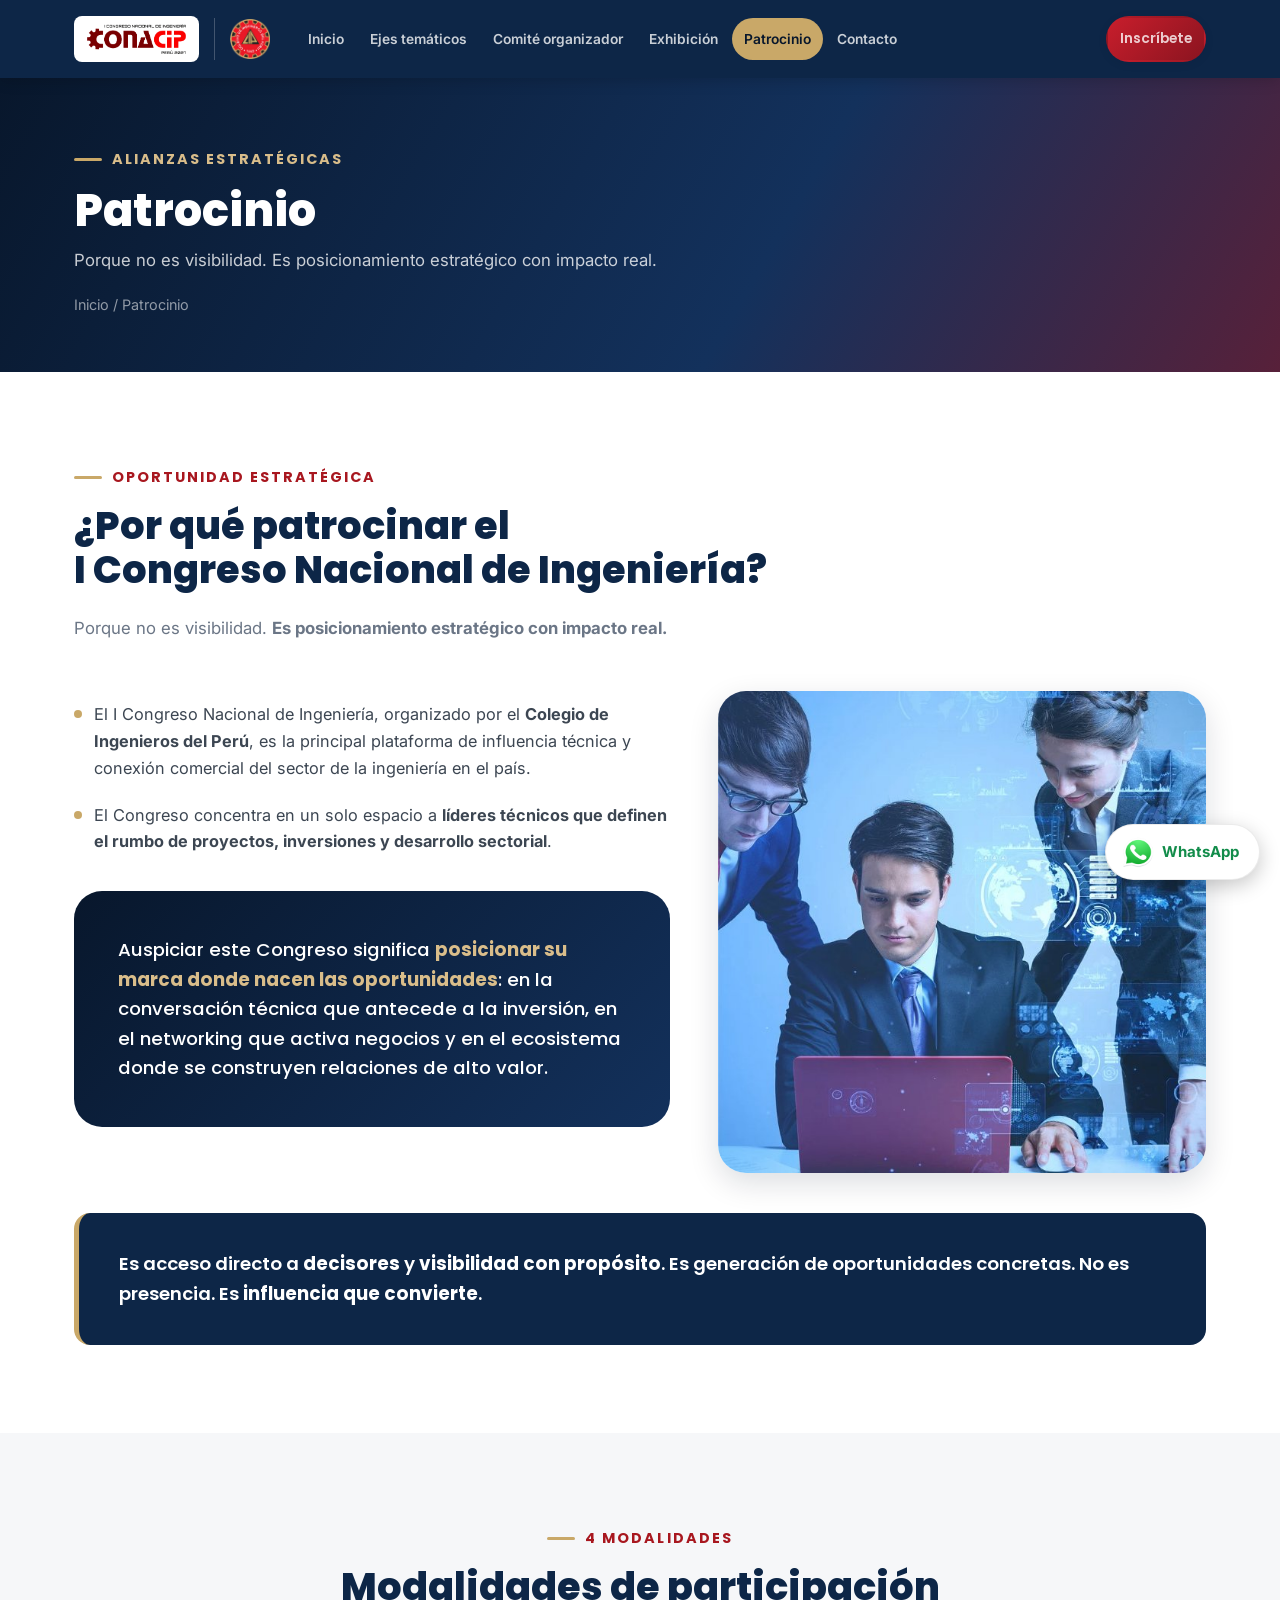
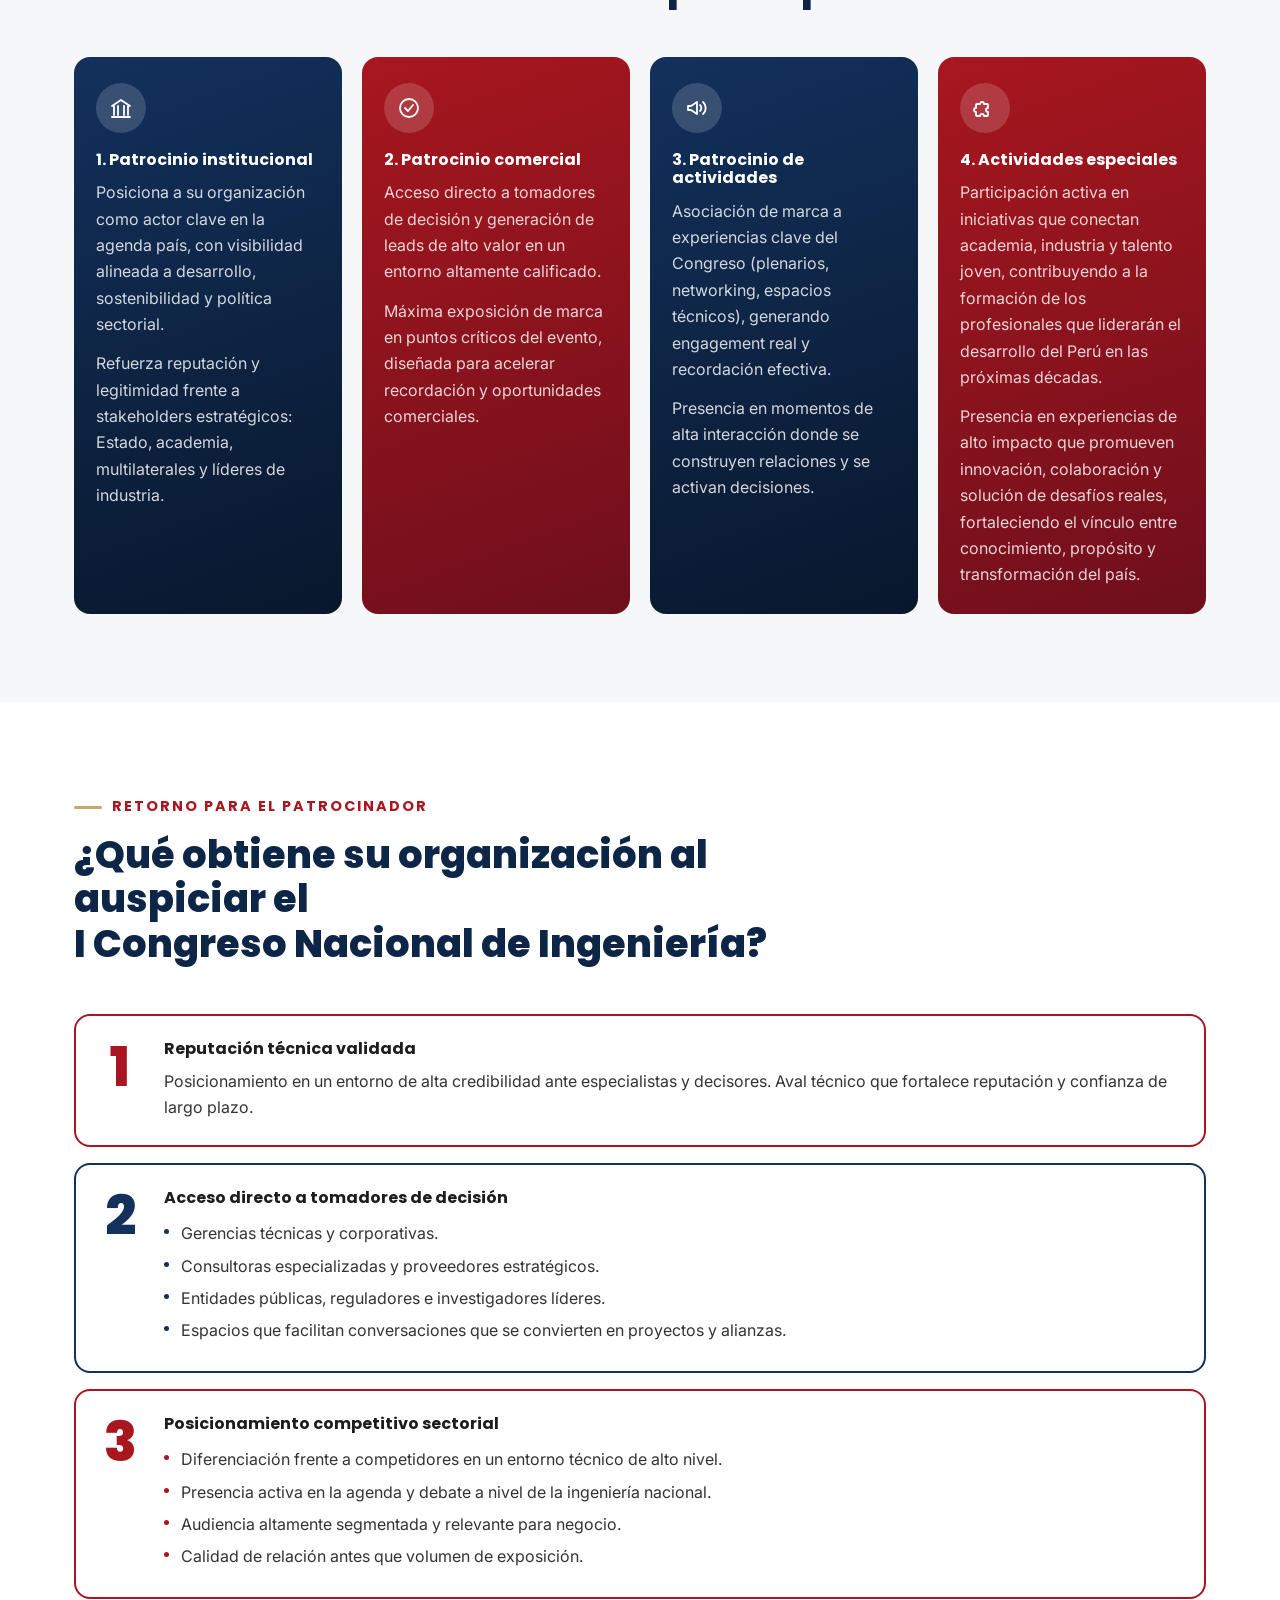
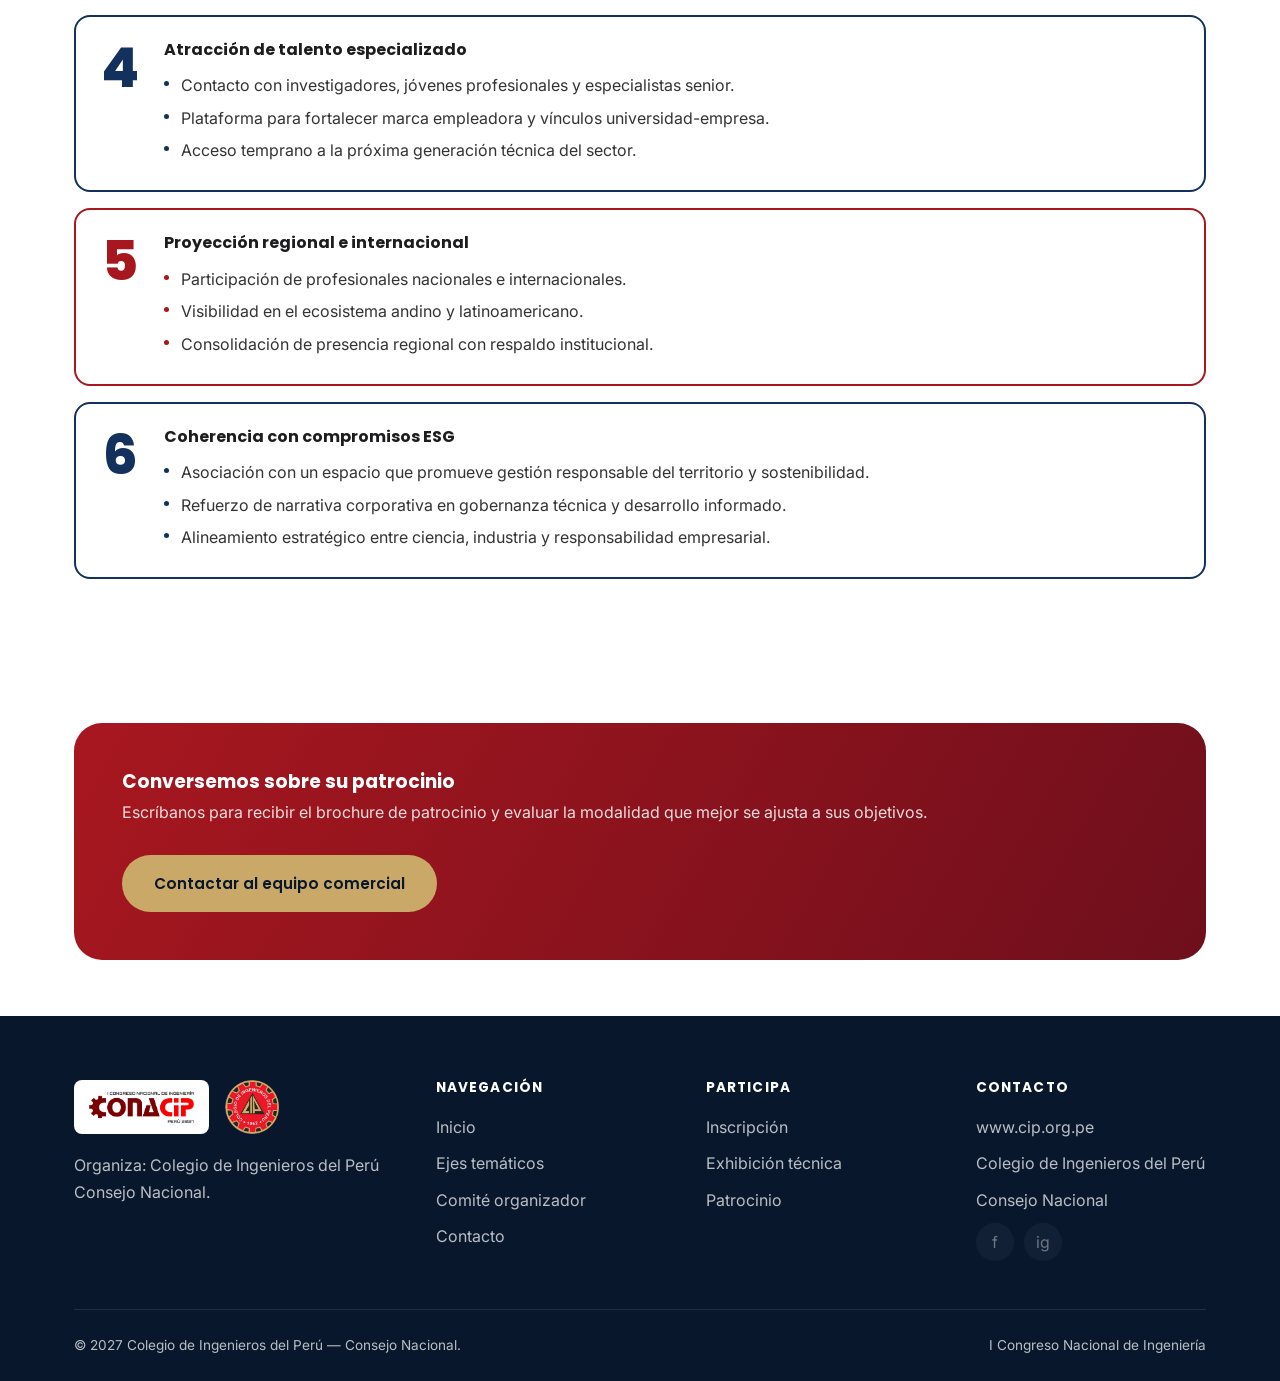
<file: patrocinio.html>
<!DOCTYPE html>
<html lang="es">
<head>
<meta charset="UTF-8">
<meta name="viewport" content="width=device-width, initial-scale=1.0">
<title>Patrocinio — I Congreso Nacional de Ingeniería 2027</title>
<meta name="description" content="Patrocinio del I Congreso Nacional de Ingeniería: modalidades de participación y retorno para su organización. Conecte su marca con los decisores de la ingeniería peruana.">
<link rel="preconnect" href="https://fonts.googleapis.com">
<link rel="preconnect" href="https://fonts.gstatic.com" crossorigin>
<link href="https://fonts.googleapis.com/css2?family=Inter:wght@400;500;600;700&family=Poppins:wght@600;700;800&display=swap" rel="stylesheet">
<link rel="stylesheet" href="css/styles.css">
<link rel="stylesheet" href="css/styles-v3.css">
<script>
/* Habilita la aparicion al hacer scroll antes del primer pintado, para que el
   contenido no se vea y luego se esconda. Si js/main.js no llega a activar el
   observador, el respaldo muestra todo igualmente. */
(function () {
  var d = document.documentElement;
  d.classList.add("reveal-on");
  setTimeout(function () {
    if (!d.classList.contains("reveal-ready")) d.classList.remove("reveal-on");
  }, 2500);
})();
</script>
</head>
<body class="v3">

<header class="site-header">
  <div class="container">
    <a href="index.html" class="brand-lockup" aria-label="I Congreso Nacional de Ingeniería — Colegio de Ingenieros del Perú">
      <span class="plate"><img src="assets/img/logo-conacip.png" alt="I Congreso Nacional de Ingeniería — CONACIP Perú 2027"></span>
      <span class="rule" aria-hidden="true"></span>
      <img src="assets/img/logo-cip-seal.png" alt="Colegio de Ingenieros del Perú" class="seal">
    </a>
    <nav class="nav">
      <a href="index.html">Inicio</a>
      <a href="ejes-tematicos.html">Ejes temáticos</a>
      <a href="comite-organizador.html">Comité organizador</a>
      <a href="exhibicion.html">Exhibición</a>
      <a href="patrocinio.html" class="active">Patrocinio</a>
      <a href="contacto.html">Contacto</a>
      <a href="inscripcion.html" class="btn btn-primary nav-cta">Inscríbete</a>
    </nav>
    <button class="nav-toggle" aria-label="Abrir menú" aria-expanded="false">
      <span></span><span></span><span></span>
    </button>
  </div>
</header>

<div class="page-header">
  <div class="container">
    <span class="eyebrow">Alianzas estratégicas</span>
    <h1>Patrocinio</h1>
    <p>Porque no es visibilidad. Es posicionamiento estratégico con impacto real.</p>
    <p class="crumb"><a href="index.html">Inicio</a> / Patrocinio</p>
  </div>
</div>

<section>
  <div class="container">
    <div class="section-head">
      <span class="eyebrow">Oportunidad estratégica</span>
      <h2>¿Por qué patrocinar el <span style="white-space:nowrap">I Congreso Nacional de Ingeniería?</span></h2>
      <p>Porque no es visibilidad. <strong>Es posicionamiento estratégico con impacto real.</strong></p>
    </div>
    <div class="two-col">
      <div>
        <ul class="checklist" style="margin-bottom:26px;">
          <li><span class="dot"></span>El I Congreso Nacional de Ingeniería, organizado por el <strong>Colegio de Ingenieros del Perú</strong>, es la principal plataforma de influencia técnica y conexión comercial del sector de la ingeniería en el país.</li>
          <li><span class="dot"></span>El Congreso concentra en un solo espacio a <strong>líderes técnicos que definen el rumbo de proyectos, inversiones y desarrollo sectorial</strong>.</li>
        </ul>
        <div class="quote-block">
          Auspiciar este Congreso significa <strong>posicionar su marca donde nacen las oportunidades</strong>: en la conversación técnica que antecede a la inversión, en el networking que activa negocios y en el ecosistema donde se construyen relaciones de alto valor.
        </div>
      </div>
      <div>
        <img src="assets/img/photo-patrocinio.jpg" alt="Equipo revisando información estratégica" style="border-radius:var(--radius-lg); box-shadow:var(--shadow-md);">
      </div>
    </div>
    <div class="closing-quote">
      Es acceso directo a <strong>decisores</strong> y <strong>visibilidad con propósito</strong>. Es generación de oportunidades concretas. No es presencia. Es <strong>influencia que convierte</strong>.
    </div>
  </div>
</section>

<section class="bg-gray">
  <div class="container">
    <div class="section-head center">
      <span class="eyebrow" style="justify-content:center">4 modalidades</span>
      <h2>Modalidades de participación</h2>
    </div>
    <div class="modality-grid">
      <div class="modality-card">
        <div class="icon-badge">
          <svg width="24" height="24" viewBox="0 0 24 24" fill="none" stroke="currentColor" stroke-width="1.8" stroke-linecap="round" stroke-linejoin="round"><path d="M3 10l9-6 9 6"/><path d="M5 10v9M9 10v9M15 10v9M19 10v9"/><path d="M3 21h18"/></svg>
        </div>
        <h4>1. Patrocinio institucional</h4>
        <p>Posiciona a su organización como actor clave en la agenda país, con visibilidad alineada a desarrollo, sostenibilidad y política sectorial.</p>
        <p>Refuerza reputación y legitimidad frente a stakeholders estratégicos: Estado, academia, multilaterales y líderes de industria.</p>
      </div>
      <div class="modality-card">
        <div class="icon-badge">
          <svg width="24" height="24" viewBox="0 0 24 24" fill="none" stroke="currentColor" stroke-width="1.8" stroke-linecap="round" stroke-linejoin="round"><circle cx="12" cy="12" r="9"/><path d="M8 12l3 3 5-6"/></svg>
        </div>
        <h4>2. Patrocinio comercial</h4>
        <p>Acceso directo a tomadores de decisión y generación de leads de alto valor en un entorno altamente calificado.</p>
        <p>Máxima exposición de marca en puntos críticos del evento, diseñada para acelerar recordación y oportunidades comerciales.</p>
      </div>
      <div class="modality-card">
        <div class="icon-badge">
          <svg width="24" height="24" viewBox="0 0 24 24" fill="none" stroke="currentColor" stroke-width="1.8" stroke-linecap="round" stroke-linejoin="round"><path d="M3 10v4h3l6 4V6L6 10H3z"/><path d="M15 9a4 4 0 0 1 0 6M18 6a8 8 0 0 1 0 12"/></svg>
        </div>
        <h4>3. Patrocinio de actividades</h4>
        <p>Asociación de marca a experiencias clave del Congreso (plenarios, networking, espacios técnicos), generando engagement real y recordación efectiva.</p>
        <p>Presencia en momentos de alta interacción donde se construyen relaciones y se activan decisiones.</p>
      </div>
      <div class="modality-card">
        <div class="icon-badge">
          <svg width="24" height="24" viewBox="0 0 24 24" fill="none" stroke="currentColor" stroke-width="1.8" stroke-linecap="round" stroke-linejoin="round"><path d="M4 8h3a2 2 0 1 1 4 0h3a1 1 0 0 1 1 1v3a2 2 0 1 0 0 4v3a1 1 0 0 1-1 1h-3a2 2 0 1 0-4 0H4a1 1 0 0 1-1-1v-3a2 2 0 1 1 0-4V9a1 1 0 0 1 1-1z"/></svg>
        </div>
        <h4>4. Actividades especiales</h4>
        <p>Participación activa en iniciativas que conectan academia, industria y talento joven, contribuyendo a la formación de los profesionales que liderarán el desarrollo del Perú en las próximas décadas.</p>
        <p>Presencia en experiencias de alto impacto que promueven innovación, colaboración y solución de desafíos reales, fortaleciendo el vínculo entre conocimiento, propósito y transformación del país.</p>
      </div>
    </div>
  </div>
</section>

<section>
  <div class="container">
    <div class="section-head">
      <span class="eyebrow">Retorno para el patrocinador</span>
      <h2>¿Qué obtiene su organización al auspiciar el <span style="white-space:nowrap">I Congreso Nacional de Ingeniería?</span></h2>
    </div>
    <div class="gain-list">
      <div class="gain-item">
        <div class="gain-num">1</div>
        <div class="gain-body">
          <h3>Reputación técnica validada</h3>
          <p>Posicionamiento en un entorno de alta credibilidad ante especialistas y decisores. Aval técnico que fortalece reputación y confianza de largo plazo.</p>
        </div>
      </div>
      <div class="gain-item">
        <div class="gain-num">2</div>
        <div class="gain-body">
          <h3>Acceso directo a tomadores de decisión</h3>
          <ul>
            <li>Gerencias técnicas y corporativas.</li>
            <li>Consultoras especializadas y proveedores estratégicos.</li>
            <li>Entidades públicas, reguladores e investigadores líderes.</li>
            <li>Espacios que facilitan conversaciones que se convierten en proyectos y alianzas.</li>
          </ul>
        </div>
      </div>
      <div class="gain-item">
        <div class="gain-num">3</div>
        <div class="gain-body">
          <h3>Posicionamiento competitivo sectorial</h3>
          <ul>
            <li>Diferenciación frente a competidores en un entorno técnico de alto nivel.</li>
            <li>Presencia activa en la agenda y debate a nivel de la ingeniería nacional.</li>
            <li>Audiencia altamente segmentada y relevante para negocio.</li>
            <li>Calidad de relación antes que volumen de exposición.</li>
          </ul>
        </div>
      </div>
      <div class="gain-item">
        <div class="gain-num">4</div>
        <div class="gain-body">
          <h3>Atracción de talento especializado</h3>
          <ul>
            <li>Contacto con investigadores, jóvenes profesionales y especialistas senior.</li>
            <li>Plataforma para fortalecer marca empleadora y vínculos universidad-empresa.</li>
            <li>Acceso temprano a la próxima generación técnica del sector.</li>
          </ul>
        </div>
      </div>
      <div class="gain-item">
        <div class="gain-num">5</div>
        <div class="gain-body">
          <h3>Proyección regional e internacional</h3>
          <ul>
            <li>Participación de profesionales nacionales e internacionales.</li>
            <li>Visibilidad en el ecosistema andino y latinoamericano.</li>
            <li>Consolidación de presencia regional con respaldo institucional.</li>
          </ul>
        </div>
      </div>
      <div class="gain-item">
        <div class="gain-num">6</div>
        <div class="gain-body">
          <h3>Coherencia con compromisos ESG</h3>
          <ul>
            <li>Asociación con un espacio que promueve gestión responsable del territorio y sostenibilidad.</li>
            <li>Refuerzo de narrativa corporativa en gobernanza técnica y desarrollo informado.</li>
            <li>Alineamiento estratégico entre ciencia, industria y responsabilidad empresarial.</li>
          </ul>
        </div>
      </div>
    </div>
  </div>
</section>

<section class="tight">
  <div class="container">
    <div class="cta-banner">
      <div>
        <h3>Conversemos sobre su patrocinio</h3>
        <p>Escríbanos para recibir el brochure de patrocinio y evaluar la modalidad que mejor se ajusta a sus objetivos.</p>
      </div>
      <a href="contacto.html" class="btn btn-gold" data-whatsapp="Hola, quisiera información sobre el patrocinio del I Congreso Nacional de Ingeniería.">Contactar al equipo comercial</a>
    </div>
  </div>
</section>

<footer class="site-footer">
  <div class="container">
    <div class="footer-grid">
      <div class="footer-col">
        <div class="footer-brand">
          <span class="mark-badge"><img src="assets/img/logo-conacip.png" alt="I Congreso Nacional de Ingeniería"></span>
          <img class="seal" src="assets/img/logo-cip-seal.png" alt="Colegio de Ingenieros del Perú">
        </div>
        <p>Organiza: Colegio de Ingenieros del Perú<br>Consejo Nacional.</p>
      </div>
      <div class="footer-col">
        <h4>Navegación</h4>
        <ul>
          <li><a href="index.html">Inicio</a></li>
          <li><a href="ejes-tematicos.html">Ejes temáticos</a></li>
          <li><a href="comite-organizador.html">Comité organizador</a></li>
          <li><a href="contacto.html">Contacto</a></li>
        </ul>
      </div>
      <div class="footer-col">
        <h4>Participa</h4>
        <ul>
          <li><a href="inscripcion.html">Inscripción</a></li>
          <li><a href="exhibicion.html">Exhibición técnica</a></li>
          <li><a href="patrocinio.html">Patrocinio</a></li>
        </ul>
      </div>
      <div class="footer-col">
        <h4>Contacto</h4>
        <ul>
          <li><a href="https://www.cip.org.pe" target="_blank" rel="noopener">www.cip.org.pe</a></li>
          <li>Colegio de Ingenieros del Perú</li>
          <li>Consejo Nacional</li>
        </ul>
        <div class="footer-social">
          <a href="#" aria-label="Facebook (próximamente)" title="Próximamente">f</a>
          <a href="#" aria-label="Instagram (próximamente)" title="Próximamente">ig</a>
        </div>
      </div>
    </div>
    <div class="footer-bottom">
      <span>© 2027 Colegio de Ingenieros del Perú — Consejo Nacional.</span>
      <span>I Congreso Nacional de Ingeniería</span>
    </div>
  </div>
</footer>

<script src="js/main.js"></script>
</body>
</html>
</file>
<file: css/styles.css>
/* ==========================================================================
   I Congreso Nacional de Ingeniería — CIP-CN 2027
   ========================================================================== */

:root {
  --navy-950: #08172c;
  --navy-900: #0d2647;
  --navy-800: #13315c;
  --navy-700: #1c4272;
  --red-900: #6e0f1c;
  --red-800: #8b1420;
  --red-700: #a8171f;
  --red-600: #c81e2c;
  --gold-500: #c9a868;
  --gold-400: #d9bd8a;
  --gray-050: #f6f7f9;
  --gray-100: #eceff3;
  --gray-300: #cdd4dd;
  --gray-500: #6b7686;
  --gray-700: #3c4652;
  --white: #ffffff;

  --font-head: "Poppins", "Montserrat", system-ui, sans-serif;
  --font-body: "Inter", system-ui, -apple-system, sans-serif;

  --radius-sm: 8px;
  --radius-md: 16px;
  --radius-lg: 28px;
  --radius-pill: 999px;

  --shadow-sm: 0 2px 10px rgba(8, 23, 44, 0.08);
  --shadow-md: 0 10px 30px rgba(8, 23, 44, 0.14);
  --shadow-lg: 0 20px 50px rgba(8, 23, 44, 0.22);

  --container-w: 1180px;
}

/* Reset ------------------------------------------------------------------ */

*, *::before, *::after { box-sizing: border-box; }
html { scroll-behavior: smooth; }
body {
  margin: 0;
  font-family: var(--font-body);
  color: var(--gray-700);
  background: var(--white);
  line-height: 1.65;
  -webkit-font-smoothing: antialiased;
}
img { max-width: 100%; display: block; }
a { color: inherit; text-decoration: none; }
ul { margin: 0; padding: 0; list-style: none; }
h1, h2, h3, h4 {
  font-family: var(--font-head);
  color: var(--navy-900);
  line-height: 1.15;
  margin: 0 0 0.6em;
}
p { margin: 0 0 1em; }
button { font-family: inherit; cursor: pointer; }
input, textarea { font-family: inherit; }

.container {
  width: 100%;
  max-width: var(--container-w);
  margin: 0 auto;
  padding: 0 24px;
}

section { padding: 88px 0; }
section.tight { padding: 56px 0; }
.bg-gray { background: var(--gray-050); }
.bg-navy { background: var(--navy-900); color: rgba(255,255,255,0.9); }
.bg-navy h2, .bg-navy h3 { color: #fff; }

/* Section heading ---------------------------------------------------------*/

.eyebrow {
  display: inline-flex;
  align-items: center;
  gap: 10px;
  font-family: var(--font-head);
  font-weight: 700;
  font-size: 0.78rem;
  letter-spacing: 0.14em;
  text-transform: uppercase;
  color: var(--red-700);
  margin-bottom: 14px;
}
.eyebrow::before {
  content: "";
  width: 28px;
  height: 3px;
  background: var(--gold-500);
  border-radius: 2px;
}
.section-head { max-width: 720px; margin-bottom: 48px; }
.section-head.center { margin-left: auto; margin-right: auto; text-align: center; }
.section-head h2 { font-size: clamp(1.7rem, 3vw, 2.4rem); font-weight: 800; }
.section-head p { color: var(--gray-500); font-size: 1.05rem; }

/* Buttons ------------------------------------------------------------------*/

.btn {
  display: inline-flex;
  align-items: center;
  justify-content: center;
  gap: 8px;
  padding: 14px 30px;
  border-radius: var(--radius-pill);
  font-family: var(--font-head);
  font-weight: 600;
  font-size: 0.95rem;
  border: 2px solid transparent;
  transition: transform 0.15s ease, box-shadow 0.15s ease, background 0.15s ease, color .15s ease;
  white-space: nowrap;
}
.btn:hover { transform: translateY(-2px); }
.btn-primary { background: linear-gradient(135deg, var(--red-600), var(--red-800)); color: #fff; box-shadow: var(--shadow-sm); }
.btn-primary:hover { box-shadow: var(--shadow-md); }
.btn-gold { background: var(--gold-500); color: var(--navy-950); }
.btn-outline { background: transparent; border-color: rgba(255,255,255,0.55); color: #fff; }
.btn-outline:hover { background: rgba(255,255,255,0.12); }
.btn-outline-navy { background: transparent; border-color: var(--navy-800); color: var(--navy-800); }
.btn-outline-navy:hover { background: var(--navy-900); color: #fff; }
.btn-block { width: 100%; }

/* Header -------------------------------------------------------------------*/

.site-header {
  position: sticky;
  top: 0;
  z-index: 100;
  background: var(--navy-900);
  box-shadow: 0 2px 14px rgba(0,0,0,0.18);
}
.site-header .container {
  display: flex;
  align-items: center;
  justify-content: space-between;
  height: 78px;
}
.brand { display: flex; align-items: center; gap: 12px; flex-shrink: 0; }
.brand img { height: 48px; width: auto; }
.brand-name {
  font-family: var(--font-head);
  font-weight: 700;
  font-size: 0.82rem;
  color: #fff;
  line-height: 1.25;
  white-space: nowrap;
}
.brand-name span { display: block; font-size: 0.68rem; font-weight: 500; color: var(--gold-400); letter-spacing: 0.06em; white-space: nowrap; }

.nav { display: flex; align-items: center; gap: 2px; }
.nav a {
  display: block;
  padding: 10px 12px;
  font-size: 0.86rem;
  font-weight: 600;
  color: rgba(255,255,255,0.78);
  border-radius: var(--radius-pill);
  white-space: nowrap;
  transition: background 0.15s ease, color 0.15s ease;
}
.nav a:hover { color: #fff; background: rgba(255,255,255,0.08); }
.nav a.active { color: var(--navy-950); background: var(--gold-500); }
.nav-cta { margin-left: 12px; }

.nav-toggle {
  display: none;
  flex-direction: column;
  gap: 5px;
  background: none;
  border: none;
  padding: 8px;
}
.nav-toggle span { width: 26px; height: 2.5px; background: #fff; border-radius: 2px; }

/* Footer ---------------------------------------------------------------- */

.site-footer { background: var(--navy-950); color: rgba(255,255,255,0.72); padding: 64px 0 0; }
.footer-grid {
  display: grid;
  grid-template-columns: 1.4fr 1fr 1fr 1fr;
  gap: 40px;
  padding-bottom: 48px;
  border-bottom: 1px solid rgba(255,255,255,0.1);
}
.footer-brand { display: flex; align-items: center; gap: 16px; margin-bottom: 18px; }
.footer-brand .mark-badge {
  display: inline-flex;
  background: #fff;
  padding: 9px 13px;
  border-radius: var(--radius-sm);
}
.footer-brand .mark-badge img { height: 38px; width: auto; }
.footer-brand .seal { height: 54px; width: auto; }
.footer-col h4 {
  color: #fff;
  font-size: 0.85rem;
  letter-spacing: 0.08em;
  text-transform: uppercase;
  margin-bottom: 18px;
}
.footer-col li { margin-bottom: 10px; }
.footer-col a:hover { color: #fff; }
.footer-social { display: flex; gap: 10px; margin-top: 10px; }
.footer-social a {
  width: 38px; height: 38px;
  display: flex; align-items: center; justify-content: center;
  border-radius: 50%;
  background: rgba(255,255,255,0.08);
  opacity: 0.55;
}
.footer-bottom {
  display: flex;
  justify-content: space-between;
  align-items: center;
  flex-wrap: wrap;
  gap: 10px;
  padding: 24px 0;
  font-size: 0.85rem;
}

.badge-soon {
  display: inline-block;
  font-size: 0.7rem;
  font-weight: 700;
  letter-spacing: 0.06em;
  text-transform: uppercase;
  color: var(--navy-950);
  background: var(--gold-500);
  padding: 3px 10px;
  border-radius: var(--radius-pill);
  margin-left: 8px;
}

/* Page header (inner pages) ------------------------------------------------*/

.page-header {
  background: linear-gradient(120deg, var(--navy-950) 0%, var(--navy-800) 60%, var(--red-800) 130%);
  padding: 64px 0 56px;
  color: #fff;
  position: relative;
  overflow: hidden;
}
.page-header .container { position: relative; z-index: 1; }
.page-header .eyebrow { color: var(--gold-400); }
.page-header .eyebrow::before { background: var(--gold-500); }
.page-header h1 { color: #fff; font-size: clamp(2rem, 4vw, 2.8rem); font-weight: 800; margin-bottom: 10px; }
.page-header p { color: rgba(255,255,255,0.78); max-width: 640px; font-size: 1.05rem; margin: 0; }
.page-header .crumb { font-size: 0.85rem; color: rgba(255,255,255,0.55); margin-top: 18px; }
.page-header .crumb a:hover { color: #fff; }

/* Variantes opcionales de cabecera. Se activan agregando la clase en el HTML
   de cada página; sin ella el .page-header queda como estaba. */

/* Foto anclada a la derecha, fundida hacia el navy por la izquierda: el texto
   siempre cae sobre fondo sólido, la foto nunca lo invade. */
.page-header--photo {
  min-height: 320px;
  display: flex;
  align-items: center;
}
.page-header--photo::after {
  content: "";
  position: absolute;
  top: 0; right: 0; bottom: 0;
  width: 58%;
  background-image: url("../assets/img/photo-sede-unalm.jpg");
  background-size: cover;
  background-position: center 45%;
  opacity: 0.45;
  /* El borde izquierdo se disuelve, así no queda costura contra el degradado. */
  -webkit-mask-image: linear-gradient(90deg, transparent 0%, #000 48%);
  mask-image: linear-gradient(90deg, transparent 0%, #000 48%);
  z-index: 0;
}

/* Curvas de nivel de la identidad del Congreso sobre el degradado actual. */
.page-header--pattern {
  background-image:
    url("../assets/img/pattern-topo.svg"),
    linear-gradient(120deg, var(--navy-950) 0%, var(--navy-800) 60%, var(--red-800) 130%);
  background-repeat: no-repeat;
  background-size: cover, 100% 100%;
  background-position: center, center;
}

/* Hero (index) ------------------------------------------------------------*/

.hero {
  position: relative;
  color: #fff;
  background-image: linear-gradient(180deg, rgba(8,23,44,0.6) 0%, rgba(8,23,44,0.8) 55%, rgba(8,23,44,0.96) 100%),
    url("../assets/img/photo-hero-costaverde.jpg");
  background-size: cover;
  background-position: center 30%;
  padding: 72px 0 56px;
}
.hero-content { max-width: 760px; }
.hero .eyebrow { color: var(--gold-400); }
.hero h1 {
  color: #fff;
  font-size: clamp(2.2rem, 5vw, 3.6rem);
  font-weight: 800;
  letter-spacing: -0.01em;
}
.hero .lead { font-size: clamp(1.05rem, 2vw, 1.25rem); color: rgba(255,255,255,0.88); max-width: 620px; }
.hero-meta {
  display: flex;
  flex-wrap: wrap;
  gap: 14px;
  margin: 26px 0 34px;
}
.hero-meta .chip {
  display: flex;
  align-items: center;
  gap: 8px;
  background: rgba(255,255,255,0.1);
  border: 1px solid rgba(255,255,255,0.18);
  padding: 10px 18px;
  border-radius: var(--radius-pill);
  font-size: 0.9rem;
  font-weight: 600;
  backdrop-filter: blur(2px);
}
.hero-actions { display: flex; gap: 14px; flex-wrap: wrap; }

.countdown {
  display: flex;
  gap: 14px;
  margin-top: 46px;
  flex-wrap: wrap;
}
.countdown .unit {
  background: rgba(255,255,255,0.08);
  border: 1px solid rgba(255,255,255,0.16);
  border-radius: var(--radius-md);
  padding: 16px 22px;
  min-width: 88px;
  text-align: center;
  backdrop-filter: blur(3px);
}
.countdown .num {
  font-family: var(--font-head);
  font-size: clamp(1.6rem, 3vw, 2.2rem);
  font-weight: 800;
  color: var(--gold-400);
  line-height: 1;
}
.countdown .label {
  display: block;
  margin-top: 6px;
  font-size: 0.7rem;
  letter-spacing: 0.1em;
  text-transform: uppercase;
  color: rgba(255,255,255,0.7);
}

/* Sponsor strip ------------------------------------------------------------*/

.sponsor-strip { background: var(--gray-050); padding: 28px 0; border-bottom: 1px solid var(--gray-100); }
.sponsor-strip .container { display: flex; align-items: center; gap: 28px; flex-wrap: wrap; }
.sponsor-strip .tag {
  font-family: var(--font-head);
  font-weight: 700;
  font-size: 0.78rem;
  letter-spacing: 0.1em;
  text-transform: uppercase;
  color: var(--gray-500);
  white-space: nowrap;
}
.sponsor-slots { display: flex; gap: 14px; flex-wrap: wrap; flex: 1; }
.sponsor-slots .slot {
  width: 128px;
  height: 56px;
  border: 1.5px dashed var(--gray-300);
  border-radius: var(--radius-sm);
  display: flex;
  align-items: center;
  justify-content: center;
  font-size: 0.72rem;
  color: var(--gray-500);
  text-align: center;
  background: #fff;
}

/* Info cards (Información general) -----------------------------------------*/

.info-grid {
  display: grid;
  grid-template-columns: repeat(3, 1fr);
  gap: 24px;
}
.info-card {
  background: #fff;
  border-radius: var(--radius-md);
  padding: 32px 26px;
  box-shadow: var(--shadow-sm);
  border-top: 4px solid var(--red-700);
}
.info-card .icon {
  width: 54px; height: 54px;
  border-radius: 50%;
  background: var(--navy-900);
  color: var(--gold-400);
  display: flex; align-items: center; justify-content: center;
  margin-bottom: 18px;
}
.info-card h3 { font-size: 1.05rem; font-weight: 700; margin-bottom: 8px; }
.info-card p { color: var(--gray-500); margin: 0; font-size: 0.95rem; }

/* Manifesto ------------------------------------------------------------- */

.manifesto {
  display: grid;
  grid-template-columns: 1.1fr 0.9fr;
  gap: 56px;
  align-items: center;
}
.manifesto-text h2 { font-size: clamp(1.6rem, 3vw, 2.1rem); }
.manifesto-text h2 em { color: var(--red-700); font-style: normal; }
.manifesto-text .sub { font-weight: 600; color: var(--navy-800); font-size: 1.1rem; margin-bottom: 22px; }
.manifesto-photo { position: relative; }
.manifesto-photo img { border-radius: var(--radius-lg); box-shadow: var(--shadow-lg); }
.manifesto-photo::after {
  content: "";
  position: absolute;
  inset: 18px -18px -18px 18px;
  border: 3px solid var(--gold-500);
  border-radius: var(--radius-lg);
  z-index: -1;
}

/* Ejes temáticos ---------------------------------------------------------- */

.ejes-grid {
  display: grid;
  grid-template-columns: repeat(auto-fit, minmax(280px, 1fr));
  gap: 26px;
}
.eje-card { perspective: 1400px; height: 360px; }
.eje-card.compact { height: 190px; cursor: default; }
.eje-card-inner {
  position: relative;
  width: 100%; height: 100%;
  transition: transform 0.6s cubic-bezier(.4,.2,.2,1);
  transform-style: preserve-3d;
  cursor: pointer;
}
.eje-card.flipped .eje-card-inner { transform: rotateY(180deg); }
.eje-face {
  position: absolute; inset: 0;
  border-radius: var(--radius-md);
  backface-visibility: hidden;
  padding: 26px;
  display: flex;
  flex-direction: column;
}
.eje-front {
  background: linear-gradient(150deg, var(--red-700), var(--red-900) 85%);
  color: #fff;
  justify-content: space-between;
}
.eje-front .eje-num {
  font-family: var(--font-head);
  font-weight: 800;
  font-size: 2.6rem;
  color: rgba(255,255,255,0.35);
  line-height: 1;
}
.eje-front .icon-badge {
  width: 58px; height: 58px;
  border-radius: 50%;
  background: rgba(255,255,255,0.14);
  border: 1.5px solid rgba(255,255,255,0.4);
  display: flex; align-items: center; justify-content: center;
  margin-bottom: auto;
}
.eje-front h3 { color: #fff; font-size: 1.2rem; margin: 0; }
.eje-front .hint { font-size: 0.78rem; color: rgba(255,255,255,0.65); margin-top: 10px; }
.eje-back {
  background: var(--navy-900);
  color: rgba(255,255,255,0.9);
  transform: rotateY(180deg);
  overflow-y: auto;
}
.eje-back .eje-tag {
  font-family: var(--font-head);
  font-weight: 700;
  font-size: 0.72rem;
  letter-spacing: 0.08em;
  text-transform: uppercase;
  color: var(--gold-400);
  margin-bottom: 8px;
}
.eje-back h4 { color: #fff; font-size: 1rem; margin-bottom: 8px; }
.eje-back p { font-size: 0.82rem; line-height: 1.5; color: rgba(255,255,255,0.82); margin: 0; }

.ejes-note {
  margin-top: 34px;
  text-align: center;
  color: var(--gray-500);
  font-size: 0.92rem;
}

/* Servicios al participante -------------------------------------------------*/

.services-grid {
  display: grid;
  grid-template-columns: 1fr 1fr;
  gap: 40px;
}
.service-list li {
  display: flex;
  gap: 14px;
  padding: 14px 0;
  border-bottom: 1px solid var(--gray-100);
  font-size: 0.98rem;
}
.service-list li:last-child { border-bottom: none; }
.service-list .check {
  flex-shrink: 0;
  width: 26px; height: 26px;
  border-radius: 50%;
  background: var(--gold-500);
  color: var(--navy-950);
  display: flex; align-items: center; justify-content: center;
  margin-top: 2px;
}
.closing-quote {
  margin-top: 40px;
  background: var(--navy-900);
  color: #fff;
  padding: 36px 40px;
  border-radius: var(--radius-md);
  font-family: var(--font-head);
  font-weight: 600;
  font-size: 1.15rem;
  border-left: 5px solid var(--gold-500);
}

/* Comité organizador -------------------------------------------------------*/

.comite-layout {
  display: grid;
  grid-template-columns: 1.2fr 0.8fr;
  gap: 48px;
  align-items: start;
}
.comite-list li {
  background: linear-gradient(90deg, var(--red-700), var(--red-800));
  color: #fff;
  padding: 16px 24px;
  border-radius: var(--radius-sm);
  margin-bottom: 12px;
  font-weight: 600;
  font-size: 0.98rem;
}
.comite-list li.lead { background: linear-gradient(90deg, var(--navy-800), var(--navy-950)); }
.comite-photo img { border-radius: var(--radius-lg); box-shadow: var(--shadow-md); }
.comite-organiza {
  margin-top: 28px;
  display: flex;
  align-items: center;
  gap: 14px;
  font-weight: 600;
  color: var(--navy-800);
}
.comite-organiza img { height: 48px; }

/* Pending / próximamente block ---------------------------------------------*/

.pending-box {
  background: var(--gray-050);
  border: 1.5px dashed var(--gray-300);
  border-radius: var(--radius-md);
  padding: 40px;
  text-align: center;
}
.pending-box h3 { margin-bottom: 8px; }
.pending-box p { color: var(--gray-500); max-width: 520px; margin: 0 auto 24px; }

.newsletter-form {
  display: flex;
  gap: 10px;
  max-width: 460px;
  margin: 0 auto;
  flex-wrap: wrap;
}
.newsletter-form input {
  flex: 1;
  min-width: 200px;
  padding: 13px 18px;
  border-radius: var(--radius-pill);
  border: 1.5px solid var(--gray-300);
  font-size: 0.95rem;
}
.newsletter-form input:focus { outline: 2px solid var(--navy-700); }
.form-note { font-size: 0.82rem; color: var(--gray-500); margin-top: 14px; }
.form-success {
  display: none;
  margin-top: 16px;
  font-weight: 600;
  color: var(--navy-800);
  background: rgba(201,168,104,0.18);
  padding: 12px 18px;
  border-radius: var(--radius-sm);
}
.form-success.show { display: block; }

/* Generic content blocks ----------------------------------------------------*/

.prose { max-width: 780px; }
.prose p { font-size: 1.03rem; }
.two-col {
  display: grid;
  grid-template-columns: 1.1fr 0.9fr;
  gap: 48px;
  align-items: start;
}
.pill-list { display: flex; flex-wrap: wrap; gap: 10px; }
.pill-list li {
  background: var(--gray-100);
  color: var(--navy-800);
  font-weight: 600;
  font-size: 0.88rem;
  padding: 8px 16px;
  border-radius: var(--radius-pill);
}
.stat-box {
  background: #fff;
  border-radius: var(--radius-md);
  padding: 26px;
  box-shadow: var(--shadow-sm);
  text-align: center;
}
.stat-box .big { font-family: var(--font-head); font-size: 2.4rem; font-weight: 800; color: var(--red-700); }
.stat-box .small { color: var(--gray-500); font-size: 0.9rem; }

/* El punto va posicionado, no como flex item: así el texto del <li> puede
   llevar <strong> o <a> sin partirse en columnas. */
.checklist li {
  position: relative;
  padding: var(--cl-pad, 10px) 0 var(--cl-pad, 10px) 20px;
  font-size: 0.95rem;
}
.checklist .dot {
  position: absolute;
  left: 0;
  top: calc(var(--cl-pad, 10px) + 0.58em);
  width: 8px; height: 8px;
  border-radius: 50%;
  background: var(--gold-500);
}

/* Exhibición ----------------------------------------------------------------*/

.benefit-grid {
  display: grid;
  grid-template-columns: repeat(2, 1fr);
  gap: 18px;
}
.benefit-card {
  background: #fff;
  border-radius: var(--radius-md);
  padding: 24px;
  box-shadow: var(--shadow-sm);
  border-left: 4px solid var(--red-700);
}
.benefit-card h4 { font-size: 0.98rem; margin-bottom: 4px; }
.benefit-card p { font-size: 0.88rem; color: var(--gray-500); margin: 0; }

.capacity-box {
  display: grid;
  grid-template-columns: repeat(3, 1fr);
  gap: 20px;
  margin-top: 30px;
}

/* Ficha técnica / especificaciones ------------------------------------------*/

.spec-grid {
  display: grid;
  grid-template-columns: repeat(2, 1fr);
  gap: 22px;
}
.spec-card {
  background: #fff;
  border-radius: var(--radius-md);
  padding: 26px 28px;
  box-shadow: var(--shadow-sm);
  border-top: 4px solid var(--navy-800);
}
.spec-card.accent-red { border-top-color: var(--red-700); }
.spec-card .spec-head {
  display: flex;
  align-items: center;
  gap: 12px;
  margin-bottom: 14px;
}
.spec-card .spec-head .tick {
  flex-shrink: 0;
  width: 30px; height: 30px;
  border-radius: 50%;
  background: var(--navy-900);
  color: #fff;
  display: flex; align-items: center; justify-content: center;
}
.spec-card.accent-red .spec-head .tick { background: var(--red-700); }
.spec-card .spec-head h3 {
  font-size: 0.98rem;
  margin: 0;
  letter-spacing: 0.01em;
}
.spec-card .checklist li { --cl-pad: 7px; font-size: 0.92rem; }
.spec-card .spec-note {
  margin: 14px 0 0;
  font-size: 0.82rem;
  color: var(--gray-500);
  font-style: italic;
}

.note-box {
  background: var(--gray-050);
  border-left: 4px solid var(--gold-500);
  border-radius: var(--radius-sm);
  padding: 24px 28px;
}
.note-box h4 { font-size: 0.95rem; margin-bottom: 8px; }
.note-box p { font-size: 0.9rem; color: var(--gray-500); margin: 0 0 0.7em; }
.note-box p:last-child { margin-bottom: 0; }

/* Patrocinio ----------------------------------------------------------------*/

.quote-block {
  background: linear-gradient(135deg, var(--navy-950), var(--navy-800));
  color: #fff;
  padding: 44px;
  border-radius: var(--radius-lg);
  font-family: var(--font-head);
  font-size: 1.15rem;
  font-weight: 500;
  line-height: 1.6;
}
.quote-block strong { color: var(--gold-400); }

.modality-grid {
  display: grid;
  grid-template-columns: repeat(4, 1fr);
  gap: 20px;
}
.modality-card {
  border-radius: var(--radius-md);
  padding: 26px 22px;
  color: #fff;
  min-height: 230px;
}
.modality-card:nth-child(odd) { background: linear-gradient(160deg, var(--navy-800), var(--navy-950)); }
.modality-card:nth-child(even) { background: linear-gradient(160deg, var(--red-700), var(--red-900)); }
.modality-card .icon-badge {
  width: 50px; height: 50px;
  border-radius: 50%;
  background: rgba(255,255,255,0.16);
  display: flex; align-items: center; justify-content: center;
  margin-bottom: 18px;
}
.modality-card h4 { color: #fff; font-size: 1rem; margin-bottom: 10px; }
.modality-card p { font-size: 0.85rem; color: rgba(255,255,255,0.82); margin: 0 0 0.8em; }
.modality-card p:last-child { margin-bottom: 0; }

/* Qué obtiene su organización al auspiciar */

.gain-list { display: grid; gap: 16px; }
.gain-item {
  display: grid;
  grid-template-columns: 88px 1fr;
  align-items: start;
  border-radius: var(--radius-md);
  overflow: hidden;
  color: #fff;
}
.gain-item:nth-child(odd) { background: linear-gradient(100deg, var(--red-900), var(--red-700)); }
.gain-item:nth-child(even) { background: linear-gradient(100deg, var(--navy-900), var(--navy-700)); }
.gain-num {
  font-family: var(--font-head);
  font-size: 3.4rem;
  font-weight: 800;
  line-height: 1;
  text-align: center;
  padding: 24px 0;
  color: rgba(255,255,255,0.3);
}
.gain-body { padding: 24px 30px 24px 0; }
.gain-body h3 { color: #fff; font-size: 1rem; margin: 0 0 10px; }
.gain-body p { font-size: 0.9rem; color: rgba(255,255,255,0.84); margin: 0; }
.gain-body ul { list-style: none; margin: 0; padding: 0; }
.gain-body li {
  font-size: 0.9rem;
  color: rgba(255,255,255,0.84);
  padding: 3px 0 3px 17px;
  position: relative;
}
.gain-body li::before {
  content: "";
  position: absolute;
  left: 0;
  top: 12px;
  width: 5px; height: 5px;
  border-radius: 50%;
  background: rgba(255,255,255,0.6);
}

.tier-row {
  display: flex;
  gap: 14px;
  flex-wrap: wrap;
  justify-content: center;
}
.tier {
  flex: 1;
  min-width: 130px;
  text-align: center;
  padding: 22px 12px;
  border-radius: var(--radius-md);
  font-family: var(--font-head);
  font-weight: 700;
}
.tier-platino { background: linear-gradient(160deg,#eef1f5,#c9d2dc); color: var(--navy-950); }
.tier-oro { background: linear-gradient(160deg,var(--gold-400),#a8823f); color: #33270e; }
.tier-plata { background: linear-gradient(160deg,#dfe3e8,#a9b3bd); color: var(--navy-950); }
.tier-cobre { background: linear-gradient(160deg,#d79067,#a1552a); color: #fff; }
.tier-zinc { background: linear-gradient(160deg,#9fb0bd,#5f707d); color: #fff; }
.tier-colaborador { background: linear-gradient(160deg,var(--navy-700),var(--navy-950)); color: #fff; }

/* Tables --------------------------------------------------------------------*/

.table-wrap { overflow-x: auto; border-radius: var(--radius-md); box-shadow: var(--shadow-sm); }
table { width: 100%; border-collapse: collapse; min-width: 640px; background: #fff; }
th, td { padding: 14px 18px; text-align: left; border-bottom: 1px solid var(--gray-100); font-size: 0.92rem; }
thead th { background: var(--navy-900); color: #fff; font-family: var(--font-head); font-weight: 600; }
tbody tr:nth-child(even) { background: var(--gray-050); }

/* Contact -------------------------------------------------------------------*/

.contact-grid {
  display: grid;
  grid-template-columns: 1fr 1fr;
  gap: 48px;
}
.contact-card {
  background: #fff;
  border-radius: var(--radius-md);
  box-shadow: var(--shadow-sm);
  padding: 32px;
}
.contact-item { display: flex; gap: 16px; padding: 16px 0; border-bottom: 1px solid var(--gray-100); }
.contact-item:last-child { border-bottom: none; }
.contact-item .icon {
  width: 44px; height: 44px;
  border-radius: 50%;
  background: var(--gray-100);
  color: var(--navy-800);
  display: flex; align-items: center; justify-content: center;
  flex-shrink: 0;
}

/* CTA banner ------------------------------------------------------------- */

.cta-banner {
  background: linear-gradient(120deg, var(--red-700), var(--red-900));
  color: #fff;
  border-radius: var(--radius-lg);
  padding: 48px;
  display: flex;
  align-items: center;
  justify-content: space-between;
  gap: 30px;
  flex-wrap: wrap;
}
.cta-banner h3 { color: #fff; margin-bottom: 6px; }
.cta-banner p { color: rgba(255,255,255,0.85); margin: 0; }

/* Responsive ------------------------------------------------------------- */

@media (max-width: 980px) {
  .nav { position: fixed; top: 78px; left: 0; right: 0; bottom: 0; background: var(--navy-950); flex-direction: column; align-items: stretch; padding: 20px; gap: 6px; transform: translateX(100%); transition: transform 0.25s ease; overflow-y: auto; }
  .nav.open { transform: translateX(0); }
  .nav a { padding: 14px 18px; font-size: 1rem; }
  .nav-cta { margin: 12px 0 0; }
  .nav-toggle { display: flex; }

  .manifesto, .two-col, .comite-layout, .contact-grid { grid-template-columns: 1fr; }
  .manifesto-photo { order: -1; }
  .info-grid, .services-grid, .benefit-grid, .capacity-box, .spec-grid { grid-template-columns: 1fr; }
  .modality-grid { grid-template-columns: repeat(2, 1fr); }
  .footer-grid { grid-template-columns: 1fr 1fr; }
  .cta-banner { flex-direction: column; align-items: flex-start; }
}

@media (max-width: 640px) {
  section { padding: 56px 0; }
  .footer-grid { grid-template-columns: 1fr; }
  .modality-grid { grid-template-columns: 1fr; }
  .countdown { gap: 10px; }
  .countdown .unit { min-width: 72px; padding: 12px 14px; }
  .tier { min-width: 100%; }
  /* En móvil la foto competiría con el texto: se oculta y queda el degradado. */
  .page-header--photo { min-height: 0; }
  .page-header--photo::after { display: none; }
  .gain-item { grid-template-columns: 58px 1fr; }
  .gain-num { font-size: 2.3rem; padding: 22px 0; }
  .gain-body { padding: 22px 22px 22px 0; }
}
</file>
<file: css/styles-v3.css>
/* ==========================================================================
   PROPUESTA V3 — colores y estilos de index.html + distribución de index-v2.html
   Capa de overrides. Se carga DESPUÉS de css/styles.css.
   Todo está bajo `body.v3` para no afectar a las demás versiones.
   ========================================================================== */

/* Cabecera azul (v1) con doble marca: logo del evento + sello CIP ----------- */

body.v3 .site-header .container { gap: 26px; }
/* El menú arranca junto al logo; el botón queda anclado a la derecha */
body.v3 .nav { flex: 1; justify-content: flex-start; }
body.v3 .nav .nav-cta { margin-left: auto; }

body.v3 .brand-lockup {
  display: flex;
  align-items: center;
  gap: 15px;
  flex-shrink: 0;
}
/* El logo CONACIP tiene tinta oscura: va sobre placa blanca en el azul */
body.v3 .brand-lockup .plate {
  display: inline-flex;
  background: #fff;
  padding: 6px 11px;
  border-radius: var(--radius-sm);
}
body.v3 .brand-lockup .plate img { height: 34px; width: auto; }
body.v3 .brand-lockup .rule { width: 1px; height: 42px; background: rgba(255, 255, 255, 0.22); flex-shrink: 0; }
body.v3 .brand-lockup .seal { height: 40px; width: auto; }

/* Hero: fondo y colores de v1, distribución de v2 -------------------------- */

body.v3 .hero-v3 {
  position: relative;
  overflow: hidden;
  padding: 0;
  color: #fff;
  background-image: linear-gradient(180deg, rgba(8, 23, 44, 0.7) 0%, rgba(8, 23, 44, 0.86) 55%, rgba(8, 23, 44, 0.97) 100%),
    url("../assets/img/photo-hero-costaverde.jpg");
  background-size: cover;
  background-position: center 30%;
}
/* Sello CIP como marca de agua */
body.v3 .hero-v3::before {
  content: "";
  position: absolute;
  top: 50%;
  left: -110px;
  width: 640px;
  height: 640px;
  transform: translateY(-50%);
  background: url("../assets/img/logo-cip-seal.png") no-repeat center / contain;
  opacity: 0.09;
  pointer-events: none;
}
/* Velo lateral para asegurar legibilidad del texto */
body.v3 .hero-v3::after {
  content: "";
  position: absolute;
  inset: 0;
  background: linear-gradient(90deg, rgba(8, 23, 44, 0.82) 0%, rgba(8, 23, 44, 0.4) 48%, rgba(8, 23, 44, 0) 74%);
  pointer-events: none;
}
body.v3 .hero-v3 .container { position: relative; z-index: 1; }

body.v3 .hero-v3-grid {
  display: grid;
  grid-template-columns: 1fr 1.1fr;
  gap: 44px;
  align-items: center;
  padding: 60px 0 66px;
}

body.v3 .hero-v3 .kicker {
  font-family: var(--font-head);
  font-weight: 600;
  font-size: clamp(0.95rem, 1.9vw, 1.3rem);
  letter-spacing: 0.24em;
  text-transform: uppercase;
  color: var(--gold-400);
  margin: 0 0 4px;
}
body.v3 .hero-v3 h1 {
  color: #fff;
  font-size: clamp(1.95rem, 4.4vw, 3.3rem);
  font-weight: 800;
  letter-spacing: -0.01em;
  text-transform: uppercase;
  line-height: 1.05;
  margin: 0 0 24px;
}

/* Chips de fecha y sede (distribución de v2, tono azul de v1) */
body.v3 .hero-v3-meta {
  display: flex;
  flex-direction: column;
  align-items: flex-start;
  gap: 11px;
  margin: 0 0 26px;
}
body.v3 .chip-v3 {
  display: inline-flex;
  align-items: center;
  gap: 12px;
  max-width: 100%;
  padding: 8px 24px 8px 9px;
  border-radius: var(--radius-pill);
  background: rgba(8, 23, 44, 0.6);
  border: 1px solid rgba(255, 255, 255, 0.18);
  font-size: 0.88rem;
  font-weight: 600;
  line-height: 1.35;
  backdrop-filter: blur(3px);
}
body.v3 .chip-v3 .ic {
  flex-shrink: 0;
  width: 32px;
  height: 32px;
  border-radius: 9px;
  background: var(--gold-500);
  color: var(--navy-950);
  display: flex;
  align-items: center;
  justify-content: center;
}
body.v3 .chip-v3 .lbl {
  font-family: var(--font-head);
  font-size: 0.7rem;
  font-weight: 700;
  letter-spacing: 0.08em;
  text-transform: uppercase;
  color: var(--gold-400);
  margin-right: 4px;
}

/* Lema del congreso */
body.v3 .hero-v3-tagline {
  max-width: 580px;
  margin: 0 0 30px;
  padding: 4px 0 4px 18px;
  border-left: 4px solid var(--gold-500);
  font-family: var(--font-head);
  font-style: italic;
  font-weight: 600;
  font-size: clamp(1rem, 1.7vw, 1.16rem);
  color: #fff;
}

body.v3 .hero-v3 .countdown { margin-top: 34px; }

/* Panel visual derecho: foto enmarcada + sello */
body.v3 .hero-v3-visual {
  position: relative;
  padding: 0 22px 22px 0;
}
body.v3 .hero-v3-visual .accent {
  position: absolute;
  top: 26px;
  right: 0;
  bottom: 0;
  left: 26px;
  border: 3px solid var(--gold-500);
  border-radius: var(--radius-lg);
}
body.v3 .hero-v3-visual .frame {
  position: relative;
  aspect-ratio: 5 / 4;
  border-radius: var(--radius-lg);
  overflow: hidden;
  border: 3px solid rgba(255, 255, 255, 0.2);
  box-shadow: var(--shadow-lg);
  background: var(--navy-900);
}

/* Cualquier imagen del marco lo llena; index-v3.html usa una sola sin carrusel */
body.v3 .hero-v3-visual .frame img {
  width: 100%;
  height: 100%;
  object-fit: cover;
  object-position: center 20%;
}

/* Carrusel del hero: las diapositivas se apilan y se cruzan en opacidad ---- */

body.v3 .hero-carousel img {
  position: absolute;
  inset: 0;
  opacity: 0;
  transition: opacity 0.9s ease;
}
body.v3 .hero-carousel img.is-active { opacity: 1; }

/* Velo inferior para que los puntos se lean sobre cualquier foto */
body.v3 .hero-carousel::after {
  content: "";
  position: absolute;
  inset: auto 0 0 0;
  height: 96px;
  background: linear-gradient(180deg, rgba(8, 23, 44, 0) 0%, rgba(8, 23, 44, 0.55) 100%);
  pointer-events: none;
}

/* Barra inferior del carrusel: Anterior | puntos | Siguiente */
body.v3 .carousel-nav {
  position: absolute;
  left: 0; right: 0; bottom: 0;
  z-index: 2;
  display: grid;
  grid-template-columns: 1fr auto 1fr;
  align-items: center;
  gap: 12px;
  padding: 10px 12px;
  background: rgba(8, 23, 44, 0.55);
  backdrop-filter: blur(2px);
  border-top: 1px solid rgba(255, 255, 255, 0.14);
}

body.v3 .carousel-arrow {
  display: inline-flex;
  align-items: center;
  gap: 8px;
  padding: 6px 10px;
  border: 0;
  background: none;
  color: #fff;
  font: inherit;
  font-size: 0.78rem;
  font-weight: 700;
  letter-spacing: 0.08em;
  text-transform: uppercase;
  cursor: pointer;
  border-radius: var(--radius-pill);
  transition: color 0.2s ease, background 0.2s ease;
}
body.v3 .carousel-arrow.is-prev { justify-self: start; }
body.v3 .carousel-arrow.is-next { justify-self: end; }
body.v3 .carousel-arrow .chev { font-size: 1.15rem; line-height: 1; }
body.v3 .carousel-arrow:hover {
  color: var(--gold-400);
  background: rgba(255, 255, 255, 0.1);
}
body.v3 .carousel-arrow:focus-visible {
  outline: 2px solid #fff;
  outline-offset: 2px;
}

body.v3 .carousel-dots {
  z-index: 2;
  display: flex;
  justify-content: center;
  gap: 9px;
}
body.v3 .carousel-dots button {
  width: 9px; height: 9px;
  padding: 0;
  border: 0;
  border-radius: 50%;
  background: rgba(255, 255, 255, 0.45);
  transition: width 0.3s ease, background 0.3s ease;
}
body.v3 .carousel-dots button:hover { background: rgba(255, 255, 255, 0.75); }
body.v3 .carousel-dots button[aria-selected="true"] {
  width: 26px;
  border-radius: var(--radius-pill);
  background: var(--gold-400);
}
body.v3 .carousel-dots button:focus-visible {
  outline: 2px solid #fff;
  outline-offset: 3px;
}

/* En pantallas angostas se dejan solo las flechas, sin la palabra */
@media (max-width: 480px) {
  body.v3 .carousel-arrow .txt { display: none; }
  body.v3 .carousel-arrow .chev { font-size: 1.4rem; }
}

@media (prefers-reduced-motion: reduce) {
  body.v3 .hero-carousel img { transition: none; }
}
/* Franja "Organiza" bajo el hero, con ambas marcas ------------------------- */

body.v3 .organiza-strip {
  background: var(--white);
  border-top: 3px solid var(--gold-500);
  border-bottom: 1px solid var(--gray-100);
  padding: 16px 0;
}
body.v3 .organiza-strip .container {
  display: flex;
  align-items: center;
  justify-content: center;
  gap: 18px;
  flex-wrap: wrap;
  text-align: center;
}
body.v3 .organiza-strip .marks {
  display: flex;
  align-items: center;
  gap: 22px;
  padding-right: 22px;
  border-right: 1px solid var(--gray-300);
}
body.v3 .organiza-strip .logo-event { height: 34px; width: auto; }
body.v3 .organiza-strip .seal { height: 42px; width: auto; }
body.v3 .organiza-strip p {
  margin: 0;
  font-family: var(--font-head);
  font-size: 0.8rem;
  font-weight: 600;
  letter-spacing: 0.05em;
  text-transform: uppercase;
  color: var(--gray-500);
}
body.v3 .organiza-strip p strong { color: var(--red-700); }
body.v3 .organiza-strip a { color: var(--navy-800); text-decoration: underline; text-underline-offset: 3px; }
body.v3 .organiza-strip a:hover { color: var(--red-700); }

/* Footer con doble marca --------------------------------------------------- */

body.v3 .footer-brand .mark-badge img { height: 36px; }

/* Responsive --------------------------------------------------------------- */

/* En pantallas anchas el carrusel se sale del contenedor hacia el margen
   derecho, para que las fotos de la sede se vean más largas. */
@media (min-width: 1400px) {
  body.v3 .hero-v3-visual { margin-right: -140px; }
}

@media (max-width: 980px) {
  /* En el menú desplegable móvil el botón vuelve a su sitio */
  body.v3 .nav .nav-cta { margin: 12px 0 0; }

  body.v3 .hero-v3-grid { grid-template-columns: 1fr; gap: 40px; padding: 48px 0 56px; }
  body.v3 .hero-v3::after {
    background: linear-gradient(180deg, rgba(8, 23, 44, 0.72) 0%, rgba(8, 23, 44, 0.45) 100%);
  }
  body.v3 .hero-v3-visual { max-width: 460px; padding: 0 18px 18px 0; }
  body.v3 .hero-v3-visual .frame { aspect-ratio: 4 / 3.2; }
}

@media (max-width: 640px) {
  body.v3 .brand-lockup { gap: 12px; }
  body.v3 .brand-lockup .plate img { height: 28px; }
  body.v3 .brand-lockup .rule { height: 34px; }
  body.v3 .brand-lockup .seal { height: 32px; }
  body.v3 .hero-v3::before { width: 420px; left: -140px; opacity: 0.08; }
  body.v3 .chip-v3 { font-size: 0.82rem; padding: 8px 16px 8px 8px; }
  body.v3 .organiza-strip .container { gap: 12px; }
  body.v3 .organiza-strip .marks { border-right: none; padding-right: 0; gap: 16px; }
}


/* ==========================================================================
   PATROCINIO — Categorías de auspicio y matriz de beneficios
   Fuente: matriz de auspicios (hoja "Beneficios de Auspicio")
   ========================================================================== */

/* Paleta por nivel. Cada tarjeta/columna define sus tokens y el resto del
   componente (cinta, precio, medidor, check) los consume. ------------------ */

body.v3 .t-diamante    { --t-a: #9fe8ff; --t-b: #2f7fd6; --t-ink: #06253f; --t-glow: rgba(126, 212, 255, 0.55); }
body.v3 .t-platino     { --t-a: #f4f7fb; --t-b: #b5c2d1; --t-ink: #101f33; --t-glow: rgba(226, 235, 245, 0.34); }
body.v3 .t-oro         { --t-a: #f0d69a; --t-b: #b08b3d; --t-ink: #33270e; --t-glow: rgba(233, 199, 130, 0.36); }
body.v3 .t-plata       { --t-a: #dfe4ea; --t-b: #94a1ae; --t-ink: #16202c; --t-glow: rgba(200, 211, 222, 0.26); }
body.v3 .t-cobre       { --t-a: #e5a077; --t-b: #a1552a; --t-ink: #2e1408; --t-glow: rgba(214, 141, 99, 0.30); }
body.v3 .t-colaborador { --t-a: #8fb4dd; --t-b: #2c568c; --t-ink: #ffffff; --t-glow: rgba(120, 163, 210, 0.26); }

/* Rejilla de tarjetas ------------------------------------------------------ */

body.v3 .tierset {
  display: grid;
  grid-template-columns: repeat(3, 1fr);
  gap: 22px;
  align-items: stretch;
}

body.v3 .tier-card {
  position: relative;
  display: flex;
  flex-direction: column;
  padding: 0 0 26px;
  border-radius: var(--radius-lg);
  background: linear-gradient(180deg, rgba(255, 255, 255, 0.09) 0%, rgba(255, 255, 255, 0.035) 100%);
  border: 1px solid rgba(255, 255, 255, 0.13);
  box-shadow: 0 18px 42px rgba(3, 12, 25, 0.38);
  overflow: hidden;
  transition: transform 0.25s ease, box-shadow 0.25s ease, border-color 0.25s ease;
}
body.v3 .tier-card:hover {
  transform: translateY(-6px);
  border-color: var(--t-glow);
  box-shadow: 0 26px 60px rgba(3, 12, 25, 0.5), 0 0 0 1px var(--t-glow);
}

/* Cinta superior: el grosor refuerza la jerarquía del nivel */
body.v3 .tier-card::before {
  content: "";
  position: absolute;
  top: 0; left: 0; right: 0;
  height: var(--t-band, 5px);
  background: linear-gradient(90deg, var(--t-a), var(--t-b));
}
body.v3 .t-diamante    { --t-band: 9px; }
body.v3 .t-platino     { --t-band: 8px; }
body.v3 .t-oro         { --t-band: 7px; }
body.v3 .t-plata       { --t-band: 6px; }
body.v3 .t-cobre       { --t-band: 5px; }
body.v3 .t-colaborador { --t-band: 4px; }

/* Halo del nivel tope */
body.v3 .tier-card.is-featured {
  border-color: rgba(126, 212, 255, 0.45);
  background: linear-gradient(180deg, rgba(126, 212, 255, 0.16) 0%, rgba(255, 255, 255, 0.04) 60%);
  box-shadow: 0 24px 60px rgba(3, 12, 25, 0.5), 0 0 0 1px rgba(126, 212, 255, 0.28);
}

body.v3 .tier-card .flag {
  position: absolute;
  top: 22px; right: 0;
  padding: 6px 14px 6px 12px;
  border-radius: var(--radius-pill) 0 0 var(--radius-pill);
  background: linear-gradient(90deg, var(--t-a), var(--t-b));
  color: var(--t-ink);
  font-family: var(--font-head);
  font-weight: 700;
  font-size: 0.66rem;
  letter-spacing: 0.1em;
  text-transform: uppercase;
}

body.v3 .tier-head { padding: 30px 26px 22px; }

body.v3 .tier-rank {
  font-family: var(--font-head);
  font-weight: 800;
  font-size: 0.78rem;
  letter-spacing: 0.16em;
  color: var(--t-a);
  opacity: 0.85;
}

body.v3 .tier-card h3 {
  margin: 10px 0 4px;
  font-size: 1.62rem;
  line-height: 1.1;
  letter-spacing: 0.02em;
  color: #fff;
  background: linear-gradient(100deg, var(--t-a), var(--t-b) 85%);
  -webkit-background-clip: text;
  background-clip: text;
  -webkit-text-fill-color: transparent;
}
/* El azul de Colaborador no contrasta lo suficiente como texto sobre navy */
body.v3 .t-colaborador h3 { -webkit-text-fill-color: #cfe0f2; }

body.v3 .tier-alias {
  display: block;
  font-family: var(--font-head);
  font-weight: 600;
  font-size: 0.78rem;
  letter-spacing: 0.18em;
  text-transform: uppercase;
  color: rgba(255, 255, 255, 0.58);
}

body.v3 .tier-price {
  display: flex;
  align-items: baseline;
  gap: 8px;
  margin-top: 18px;
  padding-top: 18px;
  border-top: 1px solid rgba(255, 255, 255, 0.12);
}
body.v3 .tier-price .amount {
  font-family: var(--font-head);
  font-weight: 800;
  font-size: 2.1rem;
  line-height: 1;
  color: #fff;
}
body.v3 .tier-price .cur {
  font-family: var(--font-head);
  font-weight: 700;
  font-size: 0.86rem;
  letter-spacing: 0.1em;
  color: var(--t-a);
}
body.v3 .tier-price .vat { font-size: 0.78rem; color: rgba(255, 255, 255, 0.5); }

/* Medidor de cobertura: cuántos beneficios incluye el nivel */
body.v3 .tier-meter { padding: 0 26px 20px; }
body.v3 .tier-meter .label {
  display: flex;
  justify-content: space-between;
  font-size: 0.76rem;
  letter-spacing: 0.04em;
  color: rgba(255, 255, 255, 0.62);
  margin-bottom: 7px;
}
body.v3 .tier-meter .label b { color: #fff; font-family: var(--font-head); }
body.v3 .tier-meter .track {
  height: 6px;
  border-radius: var(--radius-pill);
  background: rgba(255, 255, 255, 0.12);
  overflow: hidden;
}
body.v3 .tier-meter .fill {
  display: block;
  height: 100%;
  border-radius: var(--radius-pill);
  background: linear-gradient(90deg, var(--t-a), var(--t-b));
}

body.v3 .tier-perks {
  padding: 0 26px;
  display: grid;
  gap: 9px;
  flex: 1;
}
body.v3 .tier-perks li {
  position: relative;
  padding-left: 27px;
  font-size: 0.88rem;
  line-height: 1.5;
  color: rgba(255, 255, 255, 0.86);
}
body.v3 .tier-perks li::before {
  content: "";
  position: absolute;
  left: 0; top: 4px;
  width: 17px; height: 17px;
  border-radius: 50%;
  background: linear-gradient(140deg, var(--t-a), var(--t-b));
}
body.v3 .tier-perks li::after {
  content: "";
  position: absolute;
  left: 5px; top: 9px;
  width: 6px; height: 3px;
  border-left: 2px solid var(--t-ink);
  border-bottom: 2px solid var(--t-ink);
  transform: rotate(-45deg);
}
body.v3 .t-colaborador .tier-perks li::after { border-color: #0d2647; }

body.v3 .tier-card .tier-cta {
  margin: 22px 26px 0;
  padding: 12px 18px;
  border-radius: var(--radius-pill);
  text-align: center;
  font-family: var(--font-head);
  font-weight: 700;
  font-size: 0.86rem;
  color: #fff;
  border: 1px solid rgba(255, 255, 255, 0.26);
  transition: background 0.2s ease, color 0.2s ease, border-color 0.2s ease;
}
body.v3 .tier-card .tier-cta:hover {
  background: linear-gradient(90deg, var(--t-a), var(--t-b));
  border-color: transparent;
  color: var(--t-ink);
}
body.v3 .t-colaborador .tier-cta:hover { color: #fff; }

/* Matriz comparativa ------------------------------------------------------- */

/* Contenedor mas ancho que el del resto del sitio (1180px), solo para la
   matriz: son 7 columnas y con el ancho normal quedaban muy apretadas.
   Solo desde 1240px: por debajo se comporta como un contenedor normal, para
   que la matriz quede alineada con las demas secciones y no mas estrecha. */
@media (min-width: 1240px) {
  body.v3 .container-ancho { max-width: min(1460px, 100% - 48px); }
}

body.v3 .matrix-wrap {
  border-radius: var(--radius-md);
  box-shadow: var(--shadow-md);
  background: #fff;
  overflow: auto;
  max-height: 80vh;
}
body.v3 table.matrix {
  width: 100%;
  /* Layout fijo: min-width no aplica a celdas de tabla en layout automatico,
     asi que las proporciones de columna se definen en el thead. */
  table-layout: fixed;
  min-width: 940px;
  border-collapse: separate;
  border-spacing: 0;
  background: #fff;
}
body.v3 table.matrix th,
body.v3 table.matrix td {
  border: none;
  border-bottom: 1px solid var(--gray-100);
}

body.v3 table.matrix thead th {
  position: sticky;
  top: 0;
  z-index: 3;
  padding: 0;
  background: var(--navy-900);
  vertical-align: bottom;
  text-align: center;
}
body.v3 table.matrix thead th { width: 11.5%; }
body.v3 table.matrix thead th.mx-corner {
  left: 0;
  z-index: 4;
  text-align: left;
  width: 31%;
  padding: 20px;
  color: rgba(255, 255, 255, 0.85);
  font-size: 0.72rem;
  letter-spacing: 0.14em;
  text-transform: uppercase;
}

body.v3 .mx-head {
  padding: 16px 12px 15px;
  border-top: 5px solid var(--t-a);
}
body.v3 .mx-head .alias {
  display: block;
  font-size: 0.58rem;
  font-weight: 600;
  letter-spacing: 0.12em;
  text-transform: uppercase;
  color: rgba(255, 255, 255, 0.55);
  margin-bottom: 5px;
}
body.v3 .mx-head .name {
  display: block;
  font-family: var(--font-head);
  font-weight: 800;
  font-size: 1rem;
  letter-spacing: 0.04em;
  color: var(--t-a);
}
body.v3 .mx-head .price {
  display: inline-block;
  margin-top: 8px;
  padding: 3px 11px;
  border-radius: var(--radius-pill);
  background: linear-gradient(90deg, var(--t-a), var(--t-b));
  color: var(--t-ink);
  font-family: var(--font-head);
  font-weight: 700;
  font-size: 0.74rem;
  white-space: nowrap;
}

body.v3 table.matrix tbody tr.mx-group td {
  padding: 13px 20px;
  background: var(--navy-800);
  color: #fff;
  text-align: left;
}
/* La celda ocupa todo el ancho; se fija la etiqueta para que siga visible
   cuando la matriz se desplaza en horizontal. */
body.v3 tr.mx-group span {
  display: inline-block;
  position: sticky;
  left: 20px;
  font-family: var(--font-head);
  font-weight: 700;
  font-size: 0.74rem;
  letter-spacing: 0.15em;
  text-transform: uppercase;
}

body.v3 .mx-title {
  padding: 14px 20px;
  font-size: 0.88rem;
  line-height: 1.45;
  color: var(--gray-700);
  background: #fff;
  position: sticky;
  left: 0;
  z-index: 2;
  border-right: 1px solid var(--gray-100);
  text-align: left;
}
body.v3 table.matrix tbody tr.alt .mx-title,
body.v3 table.matrix tbody tr.alt td { background: var(--gray-050); }
body.v3 table.matrix tbody tr.mx-row:hover .mx-title,
body.v3 table.matrix tbody tr.mx-row:hover td { background: #eef4fb; }

body.v3 table.matrix tbody td {
  text-align: center;
  padding: 12px 8px;
  background: #fff;
}

/* Marca de inclusión: disco con el color del nivel */
body.v3 .mx-yes {
  display: inline-flex;
  align-items: center;
  justify-content: center;
  width: 26px; height: 26px;
  border-radius: 50%;
  background: linear-gradient(140deg, var(--t-a), var(--t-b));
  box-shadow: 0 2px 7px rgba(8, 23, 44, 0.2);
}
body.v3 .mx-yes svg { width: 13px; height: 13px; stroke: var(--t-ink); stroke-width: 3.2; fill: none; }

body.v3 .mx-qty {
  display: inline-flex;
  align-items: center;
  justify-content: center;
  min-width: 30px; height: 26px;
  padding: 0 8px;
  border-radius: var(--radius-pill);
  background: linear-gradient(140deg, var(--t-a), var(--t-b));
  color: var(--t-ink);
  font-family: var(--font-head);
  font-weight: 800;
  font-size: 0.84rem;
  box-shadow: 0 2px 7px rgba(8, 23, 44, 0.2);
}

body.v3 .mx-no {
  display: inline-block;
  width: 14px;
  height: 2px;
  border-radius: 2px;
  background: var(--gray-300);
  vertical-align: middle;
}

body.v3 .matrix-legend {
  display: flex;
  flex-wrap: wrap;
  gap: 10px 26px;
  align-items: center;
  margin-top: 18px;
  font-size: 0.84rem;
  color: var(--gray-500);
}
body.v3 .matrix-legend span { display: inline-flex; align-items: center; gap: 8px; }
body.v3 .matrix-legend .mx-yes,
body.v3 .matrix-legend .mx-qty { --t-a: #1c4272; --t-b: #08172c; --t-ink: #fff; }

body.v3 .matrix-hint {
  display: none;
  margin-bottom: 14px;
  font-size: 0.84rem;
  color: var(--gray-500);
}

@media (max-width: 1040px) {
  body.v3 .tierset { grid-template-columns: repeat(2, 1fr); }
}
@media (max-width: 900px) {
  body.v3 .matrix-hint { display: block; }
}
@media (max-width: 640px) {
  body.v3 .tierset { grid-template-columns: 1fr; }
  body.v3 .tier-card h3 { font-size: 1.45rem; }
  body.v3 .tier-price .amount { font-size: 1.85rem; }
  body.v3 table.matrix { min-width: 680px; }
  body.v3 table.matrix thead th.mx-corner { width: 36%; padding: 14px; }
  body.v3 .mx-title { font-size: 0.82rem; padding: 12px 14px; }
}


/* ==========================================================================
   CONTACTO / INSCRIPCION — Tarjeta con cabecera y nota al pie
   ========================================================================== */

body.v3 .contact-card--form {
  padding: 0;
  overflow: hidden;
  display: flex;
  flex-direction: column;
}

body.v3 .contact-card--form .form-head {
  padding: 28px 32px 22px;
  border-bottom: 1px solid var(--gray-100);
  background: linear-gradient(180deg, var(--gray-050), #fff);
}
body.v3 .contact-card--form .form-head h3 { margin: 0 0 4px; }
body.v3 .contact-card--form .form-head p {
  margin: 0;
  font-size: 0.92rem;
  color: var(--gray-500);
}

body.v3 .contact-grid { grid-template-columns: 0.82fr 1.18fr; align-items: start; }
body.v3 .contact-grid > div:first-child { position: sticky; top: 98px; }

body.v3 .contact-card--form .form-note {
  margin: 0;
  padding: 16px 32px 20px;
  border-top: 1px solid var(--gray-100);
  background: var(--gray-050);
}
body.v3 .contact-card--form .form-note a { color: var(--navy-800); text-decoration: underline; }

@media (max-width: 980px) {
  /* Una sola columna: la tarjeta de datos deja de acompanar al scroll */
  body.v3 .contact-grid { grid-template-columns: 1fr; }
  body.v3 .contact-grid > div:first-child { position: static; }
}
@media (max-width: 640px) {
  body.v3 .contact-card--form .form-head { padding: 22px 20px 18px; }
  body.v3 .contact-card--form .form-note { padding: 14px 20px 18px; }
}


/* ==========================================================================
   EJES TEMATICOS — grilla de 12 ejes y ficha de detalle (eje.html)
   El acento verde azulado viene del boceto entregado por el Comite.
   ========================================================================== */

body.v3 {
  --teal-600: #0b6e70;
  --teal-500: #0f8a8c;
  --teal-400: #17a8aa;
  --teal-050: #e8f5f5;
}

/* --------------------------------------------------------------- Grilla -- */

body.v3 .ejes-tiles {
  display: grid;
  grid-template-columns: repeat(3, 1fr);
  gap: 20px;
}

body.v3 .eje-tile {
  position: relative;
  display: flex;
  flex-direction: column;
  padding: 26px 24px 22px;
  background: #fff;
  border: 1px solid var(--gray-100);
  border-radius: var(--radius-md);
  box-shadow: var(--shadow-sm);
  color: inherit;
  overflow: hidden;
  transition: transform 0.22s ease, box-shadow 0.22s ease, border-color 0.22s ease;
}
/* Franja superior: se despliega al pasar el cursor */
body.v3 .eje-tile::before {
  content: "";
  position: absolute;
  top: 0; left: 0;
  width: 100%;
  height: 4px;
  background: linear-gradient(90deg, var(--teal-500), var(--navy-800));
  transform: scaleX(0);
  transform-origin: left;
  transition: transform 0.28s ease;
}
body.v3 .eje-tile:hover,
body.v3 .eje-tile:focus-visible {
  transform: translateY(-4px);
  border-color: var(--teal-400);
  box-shadow: var(--shadow-md);
}
body.v3 .eje-tile:hover::before,
body.v3 .eje-tile:focus-visible::before { transform: scaleX(1); }

body.v3 .eje-tile-icon {
  display: inline-flex;
  align-items: center;
  justify-content: center;
  width: 46px; height: 46px;
  margin-bottom: 16px;
  border-radius: var(--radius-sm);
  background: var(--teal-050);
  color: var(--teal-600);
  flex-shrink: 0;
}
body.v3 .eje-tile-icon svg { width: 24px; height: 24px; }

body.v3 .eje-tile-num {
  font-family: var(--font-head);
  font-weight: 700;
  font-size: 0.74rem;
  letter-spacing: 0.16em;
  text-transform: uppercase;
  color: var(--teal-600);
}
body.v3 .eje-tile h3 {
  margin: 7px 0 8px;
  font-size: 1.14rem;
  line-height: 1.25;
  color: var(--navy-900);
}
body.v3 .eje-tile p {
  margin: 0 0 18px;
  font-size: 0.91rem;
  line-height: 1.55;
  color: var(--gray-500);
  flex: 1;
}
body.v3 .eje-tile-cta {
  display: inline-flex;
  align-items: center;
  gap: 7px;
  font-family: var(--font-head);
  font-weight: 700;
  font-size: 0.88rem;
  color: var(--navy-800);
}
body.v3 .eje-tile-cta svg {
  width: 15px; height: 15px;
  transition: transform 0.22s ease;
}
body.v3 .eje-tile:hover .eje-tile-cta { color: var(--teal-600); }
body.v3 .eje-tile:hover .eje-tile-cta svg { transform: translateX(4px); }

/* ----------------------------------------------------- Ficha: cabecera -- */

body.v3 .eje-hero {
  position: relative;
  overflow: hidden;
  padding: 46px 0 52px;
  color: #fff;
  background: var(--navy-950);
}
/* Cuna diagonal verde azulada, como en el boceto */
body.v3 .eje-hero::before {
  content: "";
  position: absolute;
  inset: 0 0 0 auto;
  width: 52%;
  background: linear-gradient(120deg, var(--teal-600), var(--navy-900) 88%);
  clip-path: polygon(22% 0, 100% 0, 100% 100%, 0 100%);
}
body.v3 .eje-hero .container { position: relative; z-index: 2; max-width: var(--container-w); }

body.v3 .eje-hero .crumb {
  font-size: 0.8rem;
  letter-spacing: 0.06em;
  text-transform: uppercase;
  color: rgba(255,255,255,0.6);
  margin-bottom: 18px;
}
body.v3 .eje-hero .crumb a { color: rgba(255,255,255,0.82); }
body.v3 .eje-hero .crumb a:hover { color: #fff; text-decoration: underline; }

body.v3 .eje-pill {
  display: inline-block;
  padding: 7px 18px;
  border-radius: var(--radius-pill);
  background: rgba(255,255,255,0.94);
  color: var(--navy-900);
  font-family: var(--font-head);
  font-weight: 700;
  font-size: 0.7rem;
  letter-spacing: 0.15em;
  text-transform: uppercase;
}
body.v3 .eje-hero h1 {
  margin: 16px 0 12px;
  max-width: 17ch;
  font-size: clamp(1.9rem, 4.4vw, 3rem);
  line-height: 1.08;
  color: #fff;
}
body.v3 .eje-hero-sub {
  max-width: 54ch;
  margin: 0;
  font-size: 1.02rem;
  line-height: 1.6;
  color: rgba(255,255,255,0.82);
}
/* Numero del eje junto al titulo. Antes iba de marca de agua gigante sobre
   el motivo y los dos se estorbaban: ahora el motivo tiene el lado derecho
   para el solo y el numero acompana al rotulo. */
body.v3 .eje-marca {
  display: flex;
  align-items: center;
  gap: 15px;
  margin-bottom: 14px;
}
body.v3 .eje-num {
  font-family: var(--font-head);
  font-weight: 800;
  font-size: clamp(2.5rem, 5.5vw, 3.5rem);
  line-height: 1;
  letter-spacing: -0.02em;
  color: var(--e-a);
}

/* --------------------------------------------------------- Ficha: cuerpo */

body.v3 .eje-layout {
  display: grid;
  grid-template-columns: 1.55fr 0.95fr;
  gap: 40px;
  align-items: start;
}

body.v3 .eje-block { margin-bottom: 34px; }
body.v3 .eje-block:last-child { margin-bottom: 0; }
body.v3 .eje-block h2,
body.v3 .eje-prioridad h2 {
  font-size: 0.78rem;
  letter-spacing: 0.16em;
  text-transform: uppercase;
  color: var(--teal-600);
  margin-bottom: 12px;
}
body.v3 .eje-block > p {
  margin: 0;
  font-size: 1rem;
  line-height: 1.7;
  color: var(--gray-700);
}

/* Objetivo estrategico: bloque enmarcado, es la idea fuerza del eje */
body.v3 .eje-objetivo {
  padding: 26px 28px;
  border: 1px solid var(--gray-100);
  border-left: 4px solid var(--teal-500);
  border-radius: var(--radius-md);
  background: var(--gray-050);
}
body.v3 .eje-objetivo > p {
  font-family: var(--font-head);
  font-weight: 600;
  font-size: 1.14rem;
  line-height: 1.45;
  color: var(--navy-900);
}

body.v3 .eje-prioridad {
  margin-bottom: 34px;
  padding: 20px 24px;
  border-left: 4px solid var(--gold-500);
  border-radius: 0 var(--radius-sm) var(--radius-sm) 0;
  background: #fdf7ea;
}
body.v3 .eje-prioridad h2 { color: #8a6c24; margin-bottom: 6px; }
body.v3 .eje-prioridad p {
  margin: 0;
  font-size: 0.95rem;
  line-height: 1.62;
  color: #5c4a1d;
}

body.v3 .eje-alcance {
  display: grid;
  grid-template-columns: repeat(3, 1fr);
  gap: 12px;
}
body.v3 .eje-alcance li {
  padding: 16px 18px;
  border: 1px solid var(--gray-100);
  border-radius: var(--radius-sm);
  background: #fff;
  font-size: 0.9rem;
  line-height: 1.45;
  color: var(--navy-900);
  box-shadow: var(--shadow-sm);
}
body.v3 .eje-alcance li span {
  display: block;
  width: 22px; height: 3px;
  margin-bottom: 10px;
  border-radius: 2px;
  background: var(--teal-500);
}

/* Estado para los bloques que el Comite aun no entrega */
body.v3 .eje-pendiente {
  margin: 0;
  padding: 16px 18px;
  border: 1px dashed var(--gray-300);
  border-radius: var(--radius-sm);
  background: var(--gray-050);
  color: var(--gray-500);
  font-size: 0.9rem;
}

/* -------------------------------------------------------- Ficha: lateral */

body.v3 .eje-aside { display: grid; gap: 18px; }

body.v3 .eje-card-side {
  padding: 22px 24px;
  border: 1px solid var(--gray-100);
  border-radius: var(--radius-md);
  background: #fff;
  box-shadow: var(--shadow-sm);
}
body.v3 .eje-card-side h3 {
  margin: 0 0 14px;
  font-size: 1rem;
  color: var(--navy-900);
}

body.v3 .eje-metas li {
  display: grid;
  grid-template-columns: 58px 1fr;
  gap: 12px;
  padding: 12px 0;
  border-top: 1px solid var(--gray-100);
}
body.v3 .eje-metas li:first-child { border-top: none; padding-top: 0; }
body.v3 .eje-metas span {
  font-family: var(--font-head);
  font-weight: 800;
  font-size: 1rem;
  color: var(--teal-600);
}
body.v3 .eje-metas p,
body.v3 .eje-indicadores p {
  margin: 0;
  font-size: 0.88rem;
  line-height: 1.5;
  color: var(--gray-700);
}

body.v3 .eje-indicadores li {
  display: grid;
  grid-template-columns: 34px 1fr;
  gap: 10px;
  align-items: start;
  padding: 11px 0;
  border-top: 1px solid var(--gray-100);
}
body.v3 .eje-indicadores li:first-child { border-top: none; padding-top: 0; }
body.v3 .eje-indicadores span {
  font-family: var(--font-head);
  font-weight: 800;
  font-size: 0.92rem;
  color: var(--gray-300);
}

body.v3 .eje-declaracion {
  padding: 24px 26px;
  border-radius: var(--radius-md);
  background: linear-gradient(140deg, var(--navy-800), var(--navy-950));
  color: #fff;
  box-shadow: var(--shadow-md);
}
body.v3 .eje-declaracion h3 {
  margin: 0 0 10px;
  font-size: 0.72rem;
  letter-spacing: 0.15em;
  text-transform: uppercase;
  color: var(--gold-400);
}
body.v3 .eje-declaracion p {
  margin: 0;
  font-size: 0.95rem;
  line-height: 1.6;
  color: rgba(255,255,255,0.9);
}

/* Foto lateral con movimiento: un acercamiento lento y continuo (efecto
   Ken Burns), un velo de color abajo y un destello que la cruza al pasar
   el cursor, que además la levanta un poco. */
body.v3 .eje-foto-side {
  position: relative;
  margin: 0;
  aspect-ratio: 4 / 5;
  border-radius: var(--radius-md);
  overflow: hidden;
  box-shadow: var(--shadow-md);
  transition: transform 0.4s ease, box-shadow 0.4s ease;
}
body.v3 .eje-foto-side img {
  width: 100%;
  height: 100%;
  object-fit: cover;
  transform-origin: 60% 40%;
  animation: eje-foto-kenburns 18s ease-in-out infinite alternate;
}
body.v3 .eje-foto-side::before {
  content: "";
  position: absolute;
  inset: 0;
  z-index: 1;
  background: linear-gradient(180deg, rgba(8, 23, 44, 0) 55%, rgba(8, 23, 44, 0.45) 100%);
  pointer-events: none;
}
body.v3 .eje-foto-side::after {
  content: "";
  position: absolute;
  top: 0;
  bottom: 0;
  left: -60%;
  z-index: 2;
  width: 40%;
  background: linear-gradient(100deg, rgba(255,255,255,0) 0%, rgba(255,255,255,0.35) 50%, rgba(255,255,255,0) 100%);
  transform: skewX(-18deg);
  pointer-events: none;
}
body.v3 .eje-foto-side:hover {
  transform: translateY(-6px);
  box-shadow: var(--shadow-lg);
}
body.v3 .eje-foto-side:hover::after {
  left: 130%;
  transition: left 0.9s ease;
}

@keyframes eje-foto-kenburns {
  from { transform: scale(1) translate(0, 0); }
  to   { transform: scale(1.14) translate(-3%, 2%); }
}

@media (prefers-reduced-motion: reduce) {
  body.v3 .eje-foto-side img { animation: none; }
  body.v3 .eje-foto-side,
  body.v3 .eje-foto-side:hover::after { transition: none; }
  body.v3 .eje-foto-side:hover { transform: none; }
}

/* Boton de ficha mientras el PDF no existe */
body.v3 .btn.is-disabled {
  opacity: 0.55;
  cursor: not-allowed;
  pointer-events: none;
}

/* ------------------------------------------------ Ficha: anterior/siguiente */

/* Va justo debajo del hero: el borde separa de lo que viene abajo, no de
   lo de arriba, que ya queda cortado por la franja oscura de la cabecera. */
body.v3 .eje-nav {
  display: grid;
  grid-template-columns: 1fr auto 1fr;
  gap: 24px;
  align-items: center;
  padding-bottom: 26px;
  border-bottom: 1px solid var(--gray-100);
}
/* Cada enlace es una tarjeta con marco y flecha propia, para que se vea
   que se puede pulsar. El color sale del eje de destino: el JS le pone
   la clase eje-tN, que redefine --e-a y --e-b dentro de la tarjeta. */
body.v3 .eje-nav-link {
  position: relative;
  display: flex;
  align-items: center;
  gap: 14px;
  padding: 16px 18px;
  color: inherit;
  background: var(--white);
  border: 1.5px solid var(--gray-100);
  border-radius: var(--radius-md);
  overflow: hidden;
  transition: border-color 0.2s ease, box-shadow 0.2s ease, transform 0.2s ease;
}
/* Velo del color del eje, que solo se enciende al pasar el cursor */
body.v3 .eje-nav-link::before {
  content: "";
  position: absolute;
  inset: 0;
  background: var(--e-a);
  opacity: 0;
  transition: opacity 0.2s ease;
  pointer-events: none;
}
body.v3 .eje-nav-link:hover {
  border-color: var(--e-a);
  box-shadow: var(--shadow-sm);
  transform: translateY(-2px);
}
body.v3 .eje-nav-link:hover::before { opacity: 0.07; }
body.v3 .eje-nav-link:focus-visible {
  outline: 2px solid var(--e-b);
  outline-offset: 2px;
}

/* La flecha va primero en "anterior" y al final en "siguiente" */
body.v3 .eje-nav-link .flecha {
  flex: 0 0 auto;
  display: grid;
  place-items: center;
  width: 38px;
  height: 38px;
  border-radius: 50%;
  background: var(--e-a);
  color: #fff;
  font-size: 1.1rem;
  line-height: 1;
  transition: transform 0.2s ease;
}
body.v3 .eje-nav-link .texto { display: block; min-width: 0; }
body.v3 .eje-nav-link.align-end { text-align: right; }
body.v3 .eje-nav-link.align-end .texto { order: -1; margin-left: auto; }
body.v3 .eje-nav-link:hover .flecha { transform: translateX(-3px); }
body.v3 .eje-nav-link.align-end:hover .flecha { transform: translateX(3px); }

body.v3 .eje-nav-link .texto span {
  display: block;
  font-family: var(--font-head);
  font-weight: 700;
  font-size: 0.74rem;
  letter-spacing: 0.12em;
  text-transform: uppercase;
  color: var(--e-b);
  margin-bottom: 4px;
}
body.v3 .eje-nav-link strong {
  display: block;
  font-family: var(--font-head);
  font-size: 0.96rem;
  line-height: 1.3;
  color: var(--navy-900);
}
body.v3 .eje-nav-link:hover strong { color: var(--e-b); }

body.v3 .eje-nav-all {
  padding: 13px 22px;
  border: 1.5px solid var(--navy-800);
  border-radius: var(--radius-pill);
  font-family: var(--font-head);
  font-weight: 700;
  font-size: 0.86rem;
  color: var(--navy-800);
  white-space: nowrap;
  transition: background 0.2s ease, color 0.2s ease, box-shadow 0.2s ease;
}
body.v3 .eje-nav-all:hover {
  background: var(--navy-800);
  color: #fff;
  box-shadow: var(--shadow-sm);
}
body.v3 .eje-nav-all:focus-visible { outline: 2px solid var(--navy-800); outline-offset: 3px; }

/* ------------------------------------------------------------ Responsivo */

@media (max-width: 1040px) {
  body.v3 .ejes-tiles { grid-template-columns: repeat(2, 1fr); }
  body.v3 .eje-layout { grid-template-columns: 1fr; gap: 34px; }
  body.v3 .eje-alcance { grid-template-columns: repeat(2, 1fr); }
}

@media (max-width: 760px) {
  body.v3 .eje-hero { padding: 34px 0 40px; }
  body.v3 .eje-hero::before { width: 70%; }
  /* En movil el texto pasa por encima de la foto: se oscurece mas */
  body.v3 .eje-hero-foto { width: 70%; }
  body.v3 .eje-hero-foto::after { background: rgba(8, 23, 44, 0.72); opacity: 1; }
  body.v3 .eje-hero h1 { max-width: none; }
  body.v3 .eje-hero-sub { max-width: none; }

  /* En una sola columna las dos tarjetas se leen igual: flecha a la
     izquierda y texto a la derecha en ambas. */
  body.v3 .eje-nav { grid-template-columns: 1fr; gap: 14px; text-align: left; }
  body.v3 .eje-nav-link.align-end { text-align: left; }
  body.v3 .eje-nav-link.align-end .texto { order: 0; margin-left: 0; }
  body.v3 .eje-nav-all { justify-self: start; }
}

@media (max-width: 560px) {
  body.v3 .ejes-tiles { grid-template-columns: 1fr; }
  body.v3 .eje-alcance { grid-template-columns: 1fr; }
  body.v3 .eje-objetivo { padding: 20px; }
  body.v3 .eje-objetivo > p { font-size: 1.04rem; }
  body.v3 .eje-card-side { padding: 20px; }
  body.v3 .eje-declaracion { padding: 20px; }
}

/* Portada: listado compacto de los 12 ejes ---------------------------------- */

body.v3 .ejes-mini {
  display: grid;
  grid-template-columns: repeat(4, 1fr);
  gap: 12px;
}
body.v3 .eje-mini {
  display: flex;
  align-items: center;
  gap: 13px;
  padding: 16px 18px;
  border: 1px solid var(--gray-100);
  border-radius: var(--radius-sm);
  background: #fff;
  color: var(--navy-900);
  font-family: var(--font-head);
  font-weight: 600;
  font-size: 0.9rem;
  line-height: 1.32;
  box-shadow: var(--shadow-sm);
  transition: transform 0.2s ease, border-color 0.2s ease, box-shadow 0.2s ease;
}
body.v3 .eje-mini:hover {
  transform: translateY(-3px);
  border-color: var(--teal-400);
  box-shadow: var(--shadow-md);
}
body.v3 .eje-mini-num {
  flex-shrink: 0;
  width: 34px; height: 34px;
  display: inline-flex;
  align-items: center;
  justify-content: center;
  border-radius: var(--radius-sm);
  background: var(--teal-050);
  color: var(--teal-600);
  font-weight: 800;
  font-size: 0.88rem;
}
body.v3 .eje-mini:hover .eje-mini-num { background: var(--teal-500); color: #fff; }

@media (max-width: 1040px) { body.v3 .ejes-mini { grid-template-columns: repeat(3, 1fr); } }
@media (max-width: 760px)  { body.v3 .ejes-mini { grid-template-columns: repeat(2, 1fr); } }
@media (max-width: 460px)  { body.v3 .ejes-mini { grid-template-columns: 1fr; } }


/* ==========================================================================
   APARICION AL HACER SCROLL
   --------------------------------------------------------------------------
   Los bloques entran con un desplazamiento hacia arriba y un fundido cuando
   asoman en pantalla.

   La clase "reveal-on" la pone un script en el <head> de cada pagina, ANTES
   del primer pintado: asi el contenido nunca se ve y luego desaparece.
   Si el navegador no ejecuta JavaScript, la clase nunca se agrega y todo se
   ve normal, sin animacion. js/main.js marca "reveal-ready" cuando el
   observador quedo activo; si eso no ocurre, el script de respaldo quita
   "reveal-on" y el contenido aparece igual.

   OJO con :where() — es a proposito, no uses :is() aqui. :is() toma la
   especificidad de su argumento mas especifico, y ".checklist > li" (0,1,1)
   dejaria la regla que OCULTA por encima de ".rv-in", que es la que REVELA:
   el contenido se escondia y ya no volvia a salir. :where() vale 0, asi que
   ".rv-in" siempre gana.
   ========================================================================== */

html.reveal-on :where(
  .section-head,
  .eje-tile,
  .eje-mini,
  .tier-card,
  .modality-card,
  .gain-item,
  .contact-card,
  .cta-banner,
  .note-box,
  .pending-box,
  .quote-block,
  .closing-quote,
  .eje-block,
  .eje-prioridad,
  .eje-card-side,
  .eje-declaracion,
  .eje-nav,
  .two-col > *,
  .services-grid > *,
  .checklist > li,
  [data-reveal]
) {
  opacity: 0;
  transform: translateY(22px);
  transition:
    opacity 0.62s cubic-bezier(0.22, 0.61, 0.36, 1),
    transform 0.62s cubic-bezier(0.22, 0.61, 0.36, 1);
  transition-delay: var(--rv-d, 0ms);
  will-change: opacity, transform;
}

/* Las tarjetas suman un acercamiento muy leve: refuerza la idea de que el
   bloque "entra" en lugar de solo desplazarse. */
html.reveal-on :where(
  .eje-tile, .tier-card, .modality-card, .contact-card, .eje-card-side
) {
  transform: translateY(22px) scale(0.985);
}

/* Los elementos de lista entran con un recorrido mas corto */
html.reveal-on :where(.checklist > li) { transform: translateY(12px); }

/* Estado final: sin transform, para no dejar un bloque contenedor que rompa
   el position:sticky de los elementos que viven dentro. */
html.reveal-on .rv-in {
  opacity: 1;
  transform: none;
  will-change: auto;
}

@media (prefers-reduced-motion: reduce) {
  /* Quien pidio menos animacion ve el contenido de una vez, sin recorrido */
  html.reveal-on :where(
    .section-head, .eje-tile, .eje-mini, .tier-card, .modality-card,
    .gain-item, .contact-card, .cta-banner, .note-box, .pending-box,
    .quote-block, .closing-quote, .eje-block, .eje-prioridad,
    .eje-card-side, .eje-declaracion, .eje-nav, .two-col > *,
    .services-grid > *, .checklist > li, [data-reveal]
  ) {
    opacity: 1;
    transform: none;
    transition: none;
  }
}


/* ==========================================================================
   COMITE ORGANIZADOR — Junta Directiva y equipos de trabajo por eje
   ========================================================================== */

/* --------------------------------------------------- Tarjetas de persona */

body.v3 .personas {
  display: grid;
  grid-template-columns: repeat(3, 1fr);
  gap: 16px;
}

body.v3 .persona {
  display: flex;
  align-items: center;
  gap: 15px;
  padding: 16px 18px;
  background: #fff;
  border: 1px solid var(--gray-100);
  border-radius: var(--radius-md);
  box-shadow: var(--shadow-sm);
  transition: transform 0.2s ease, border-color 0.2s ease, box-shadow 0.2s ease;
}
body.v3 .persona:hover {
  transform: translateY(-3px);
  border-color: var(--teal-400);
  box-shadow: var(--shadow-md);
}

/* Marco redondo del retrato. Mientras no haya foto muestra una silueta;
   para poner la foto basta con meter un <img> dentro de este <span>. */
body.v3 .avatar {
  position: relative;
  flex-shrink: 0;
  width: 52px;
  height: 52px;
  display: inline-flex;
  align-items: center;
  justify-content: center;
  border-radius: 50%;
  background: var(--teal-050);
  color: var(--teal-600);
  overflow: hidden;
}
body.v3 .avatar svg { width: 26px; height: 26px; }
body.v3 .avatar img {
  position: absolute;
  inset: 0;
  width: 100%;
  height: 100%;
  object-fit: cover;
}
body.v3 .persona-lead .avatar {
  width: 62px;
  height: 62px;
  background: var(--navy-900);
  color: var(--gold-400);
}
body.v3 .persona-lead .avatar svg { width: 30px; height: 30px; }

body.v3 .persona-datos { min-width: 0; }
body.v3 .persona-cargo {
  display: block;
  font-family: var(--font-head);
  font-weight: 700;
  font-size: 0.7rem;
  letter-spacing: 0.11em;
  text-transform: uppercase;
  color: var(--teal-600);
  margin-bottom: 3px;
}
body.v3 .persona-lead .persona-cargo { color: var(--red-700); }
body.v3 .persona-nombre {
  display: block;
  font-family: var(--font-head);
  font-weight: 600;
  font-size: 1rem;
  line-height: 1.25;
  color: var(--navy-900);
}
/* --------------------------------------- Organigrama de la Junta Directiva */

body.v3 .organigrama {
  --org-linea: var(--gray-300);
  --org-alto: 32px;
  display: flex;
  flex-direction: column;
  align-items: center;
}

body.v3 .org-nivel {
  position: relative;
  display: flex;
  flex-direction: column;
  align-items: center;
  width: 100%;
}
/* Linea vertical que une cada nivel con el de arriba */
body.v3 .org-nivel-2,
body.v3 .org-nivel-3 { padding-top: var(--org-alto); }
body.v3 .org-nivel-2::before,
body.v3 .org-nivel-3::before {
  content: "";
  position: absolute;
  top: 0;
  left: 50%;
  width: 2px;
  height: var(--org-alto);
  margin-left: -1px;
  background: var(--org-linea);
}

/* Tarjetas del organigrama: retrato arriba, texto centrado */
body.v3 .org-nodo {
  flex-direction: column;
  justify-content: center;
  gap: 12px;
  width: 100%;
  max-width: 300px;
  padding: 22px 20px;
  text-align: center;
}
body.v3 .org-nodo .persona-cargo { margin-bottom: 5px; }

/* Decano: el cargo mas alto, en azul institucional */
body.v3 .org-decano {
  max-width: 360px;
  padding: 28px 24px;
  background: linear-gradient(160deg, var(--navy-800), var(--navy-950));
  border-color: var(--navy-800);
  box-shadow: var(--shadow-md);
}
body.v3 .org-decano:hover { border-color: var(--gold-500); }
body.v3 .org-decano .avatar {
  width: 78px;
  height: 78px;
  background: rgba(255, 255, 255, 0.08);
  color: var(--gold-400);
  box-shadow: 0 0 0 3px var(--gold-500);
}
body.v3 .org-decano .avatar svg { width: 38px; height: 38px; }
body.v3 .org-decano .persona-cargo { color: var(--gold-400); font-size: 0.76rem; }
body.v3 .org-decano .persona-nombre { color: #fff; font-size: 1.2rem; }

/* Vicedecano: segundo nivel, con filete dorado */
body.v3 .org-vice {
  max-width: 330px;
  border-top: 4px solid var(--gold-500);
}
body.v3 .org-vice .avatar {
  width: 64px;
  height: 64px;
  background: var(--navy-900);
  color: var(--gold-400);
}
body.v3 .org-vice .avatar svg { width: 30px; height: 30px; }
body.v3 .org-vice .persona-cargo { color: var(--red-700); }
body.v3 .org-vice .persona-nombre { font-size: 1.08rem; }

/* Rotulo del tercer nivel */
body.v3 .org-etiqueta {
  position: relative;
  z-index: 1;
  padding: 6px 16px;
  font-family: var(--font-head);
  font-weight: 700;
  font-size: 0.7rem;
  letter-spacing: 0.12em;
  text-transform: uppercase;
  color: var(--navy-900);
  background: var(--gray-050);
  border: 1px solid var(--gray-300);
  border-radius: 999px;
}

/* Ramas de los directores: barra horizontal + bajada a cada tarjeta */
body.v3 .org-ramas {
  position: relative;
  display: grid;
  grid-template-columns: repeat(3, 1fr);
  width: 100%;
  max-width: 1000px;
  padding-top: 20px;
}
body.v3 .org-ramas::before {
  content: "";
  position: absolute;
  top: 0;
  left: 50%;
  width: 2px;
  height: 20px;
  margin-left: -1px;
  background: var(--org-linea);
}
body.v3 .org-rama {
  position: relative;
  display: flex;
  justify-content: center;
  padding: var(--org-alto) 10px 0;
}
body.v3 .org-rama::before {
  content: "";
  position: absolute;
  top: 0;
  left: 50%;
  width: 2px;
  height: var(--org-alto);
  margin-left: -1px;
  background: var(--org-linea);
}
body.v3 .org-rama::after {
  content: "";
  position: absolute;
  top: 0;
  left: 0;
  right: 0;
  height: 2px;
  background: var(--org-linea);
}
body.v3 .org-rama:first-child::after { left: 50%; }
body.v3 .org-rama:last-child::after { right: 50%; }

@media (max-width: 760px) {
  body.v3 .organigrama { --org-alto: 24px; }
  body.v3 .org-ramas { grid-template-columns: 1fr; }
  body.v3 .org-rama::after { display: none; }
  body.v3 .org-rama + .org-rama { padding-top: 16px; }
  body.v3 .org-rama + .org-rama::before { height: 16px; }
}

/* ------------------------------------------- Boton y panel "ver completo" */

body.v3 .ver-completo {
  display: flex;
  justify-content: center;
  margin-top: 28px;
}
body.v3 .btn-ver {
  display: inline-flex;
  align-items: center;
  gap: 10px;
  padding: 13px 26px;
  border: 1.5px solid var(--navy-800);
  border-radius: var(--radius-pill);
  background: transparent;
  font-family: var(--font-head);
  font-weight: 700;
  font-size: 0.9rem;
  color: var(--navy-800);
  transition: background 0.2s ease, color 0.2s ease;
}
body.v3 .btn-ver:hover { background: var(--navy-800); color: #fff; }
body.v3 .btn-ver svg {
  width: 16px; height: 16px;
  transition: transform 0.25s ease;
}
body.v3 .btn-ver[aria-expanded="true"] svg { transform: rotate(180deg); }

/* Cerrado solo cuando el JS confirma que puede abrirlo; si el JS falla, el
   panel queda visible y no se pierde informacion. */
body.v3 .panel-junta[hidden] { display: none; }
body.v3 .panel-junta { margin-top: 30px; }
body.v3 .panel-junta h3 {
  font-size: 0.8rem;
  letter-spacing: 0.15em;
  text-transform: uppercase;
  color: var(--teal-600);
  margin: 0 0 16px;
}
body.v3 .panel-junta .bloque + .bloque { margin-top: 30px; }

body.v3 .fuente-oficial {
  margin-top: 22px;
  font-size: 0.85rem;
  color: var(--gray-500);
  text-align: center;
}
body.v3 .fuente-oficial a { color: var(--navy-800); text-decoration: underline; }

/* ------------------------------------------- Equipos de trabajo por eje -- */

body.v3 .equipos { display: grid; gap: 16px; }

body.v3 .equipo {
  padding: 22px 24px;
  background: #fff;
  border: 1px solid var(--gray-100);
  border-left: 4px solid var(--teal-500);
  border-radius: var(--radius-md);
  box-shadow: var(--shadow-sm);
}
body.v3 .equipo-head {
  display: flex;
  align-items: baseline;
  gap: 12px;
  flex-wrap: wrap;
  margin-bottom: 14px;
}
body.v3 .equipo-num {
  font-family: var(--font-head);
  font-weight: 800;
  font-size: 0.72rem;
  letter-spacing: 0.14em;
  text-transform: uppercase;
  color: var(--teal-600);
}
body.v3 .equipo-head h3 {
  margin: 0;
  font-size: 1.08rem;
  line-height: 1.25;
  color: var(--navy-900);
}
body.v3 .equipo-head a { color: inherit; }
body.v3 .equipo-head a:hover { color: var(--teal-600); }

body.v3 .equipo-miembros {
  display: grid;
  grid-template-columns: repeat(2, 1fr);
  gap: 10px 20px;
}
body.v3 .equipo-miembros li {
  display: flex;
  align-items: center;
  gap: 11px;
  font-size: 0.9rem;
  line-height: 1.45;
  color: var(--navy-900);
}
body.v3 .equipo-miembros .avatar { width: 34px; height: 34px; }
body.v3 .equipo-miembros .avatar svg { width: 17px; height: 17px; }
body.v3 .equipo-miembros b {
  font-family: var(--font-head);
  font-weight: 600;
}

/* Ejes cuyo equipo aun no esta cerrado */
body.v3 .equipo-pendiente {
  margin: 0;
  padding: 12px 16px;
  border: 1px dashed var(--gray-300);
  border-radius: var(--radius-sm);
  background: var(--gray-050);
  color: var(--gray-500);
  font-size: 0.88rem;
}

/* ------------------------------------------------------------ Responsivo */

@media (max-width: 1040px) {
  body.v3 .personas { grid-template-columns: repeat(2, 1fr); }
}
@media (max-width: 760px) {
  body.v3 .equipo-miembros { grid-template-columns: 1fr; }
}
@media (max-width: 560px) {
  body.v3 .personas { grid-template-columns: 1fr; }
  body.v3 .equipo { padding: 18px 18px 18px 16px; }
  body.v3 .btn-ver { width: 100%; justify-content: center; }
}


/* ==========================================================================
   FRANJA "ORGANIZA" Y CINTA GIRATORIA DE AUSPICIADORES
   ========================================================================== */

/* Marcas del organizador, mas grandes --------------------------------------- */

body.v3 .organiza-strip { padding: 22px 0; }
body.v3 .organiza-strip .marks { gap: 26px; padding-right: 26px; }
body.v3 .organiza-strip .logo-event { height: 58px; width: auto; }
body.v3 .organiza-strip .seal { height: 68px; width: auto; }

/* Cinta de auspiciadores ---------------------------------------------------- */

body.v3 .sponsor-strip { padding: 30px 0; }
body.v3 .sponsor-strip .container {
  flex-wrap: nowrap;
  gap: 26px;
}
body.v3 .sponsor-strip .tag { flex-shrink: 0; }

body.v3 .sponsor-marquee {
  flex: 1;
  min-width: 0;
  overflow: hidden;
  /* Los logos se desvanecen en los bordes en lugar de cortarse en seco */
  -webkit-mask-image: linear-gradient(90deg, transparent 0, #000 5%, #000 95%, transparent 100%);
  mask-image: linear-gradient(90deg, transparent 0, #000 5%, #000 95%, transparent 100%);
}

body.v3 .sponsor-marquee .sponsor-slots {
  display: flex;
  flex: 0 0 auto;
  flex-wrap: nowrap;
  width: max-content;
  gap: 20px;
}

/* El giro solo arranca cuando el JS ya duplico los logos; si no, la cinta
   queda quieta y se puede desplazar a mano, sin cortes raros. */
body.v3 .sponsor-marquee:not(.is-looping) { overflow-x: auto; }
body.v3 .sponsor-marquee.is-looping .sponsor-slots {
  animation: sponsor-loop var(--sp-dur, 34s) linear infinite;
}
body.v3 .sponsor-marquee.is-looping:hover .sponsor-slots,
body.v3 .sponsor-marquee.is-looping:focus-within .sponsor-slots {
  animation-play-state: paused;
}

@keyframes sponsor-loop {
  from { transform: translate3d(0, 0, 0); }
  to   { transform: translate3d(var(--sp-shift, -50%), 0, 0); }
}

/* Casillas mas grandes */
body.v3 .sponsor-slots .slot {
  flex: 0 0 auto;
  width: 190px;
  height: 94px;
  padding: 12px 16px;
  font-size: 0.76rem;
  border-radius: var(--radius-md);
  transition: border-color 0.2s ease, box-shadow 0.2s ease;
}
body.v3 .sponsor-marquee.is-looping:hover .slot { border-color: var(--gray-300); }
body.v3 .sponsor-slots .slot:hover {
  border-color: var(--teal-400);
  box-shadow: var(--shadow-sm);
}
/* Cuando lleguen los logos reales, entran como <img> dentro de la casilla */
body.v3 .sponsor-slots .slot img {
  max-width: 100%;
  max-height: 100%;
  width: auto;
  height: auto;
  object-fit: contain;
}

@media (prefers-reduced-motion: reduce) {
  /* Sin giro automatico: la cinta se recorre a mano */
  body.v3 .sponsor-marquee.is-looping .sponsor-slots { animation: none; }
  body.v3 .sponsor-marquee.is-looping { overflow-x: auto; }
}

@media (max-width: 760px) {
  body.v3 .sponsor-strip .container { flex-wrap: wrap; gap: 14px; }
  body.v3 .sponsor-strip .tag { width: 100%; }
  body.v3 .sponsor-slots .slot { width: 158px; height: 82px; }
}

@media (max-width: 640px) {
  body.v3 .organiza-strip .logo-event { height: 46px; }
  body.v3 .organiza-strip .seal { height: 54px; }
  body.v3 .organiza-strip .marks { gap: 18px; }
}

/* ==========================================================================
   CONTACTO — Canales directos (WhatsApp, teléfono y correo)
   ========================================================================== */

body.v3 .canales {
  display: flex;
  flex-direction: column;
  gap: 12px;
  padding: 22px 24px;
}

/* Flex con wrap: si el dato no cabe junto a los botones (el correo es
   largo), los botones bajan a una segunda linea en vez de partir el texto. */
body.v3 .canal {
  display: flex;
  flex-wrap: wrap;
  align-items: center;
  gap: 14px 16px;
  padding: 16px 18px;
  background: #fff;
  border: 1.5px solid var(--gray-300);
  border-radius: var(--radius-md);
  transition: border-color 0.18s ease, box-shadow 0.18s ease;
}
body.v3 .canal:hover { border-color: var(--teal-400); box-shadow: var(--shadow-sm); }

body.v3 .canal .ico {
  display: inline-flex;
  align-items: center;
  justify-content: center;
  width: 44px;
  height: 44px;
  border-radius: var(--radius-sm);
  background: var(--teal-050);
  color: var(--teal-600);
}
body.v3 .canal .ico svg { width: 22px; height: 22px; }
body.v3 .canal--wa .ico { background: #e7f8ee; color: #1a9e4b; }

body.v3 .canal-texto { flex: 1 1 auto; min-width: 0; }
body.v3 .canal-texto small {
  display: block;
  font-size: 0.76rem;
  font-weight: 600;
  letter-spacing: 0.04em;
  text-transform: uppercase;
  color: var(--gray-500);
}
body.v3 .canal-texto b {
  display: block;
  font-family: var(--font-head);
  font-weight: 700;
  font-size: 1.05rem;
  color: var(--navy-900);
  overflow-wrap: anywhere;
}

body.v3 .canal-acciones { display: flex; gap: 8px; flex-wrap: wrap; margin-left: auto; }

body.v3 .canal-btn {
  display: inline-flex;
  align-items: center;
  gap: 7px;
  padding: 9px 14px;
  font-size: 0.86rem;
  font-weight: 600;
  white-space: nowrap;
  color: var(--navy-800);
  background: #fff;
  border: 1.5px solid var(--navy-800);
  border-radius: var(--radius-pill);
  cursor: pointer;
  transition: background 0.18s ease, color 0.18s ease, border-color 0.18s ease;
}
body.v3 .canal-btn svg { width: 16px; height: 16px; flex-shrink: 0; }
body.v3 .canal-btn:hover { background: var(--navy-900); color: #fff; }
body.v3 .canal-btn:focus-visible { outline: 2px solid var(--navy-800); outline-offset: 2px; }

body.v3 .canal-btn--wa { background: #25d366; border-color: #25d366; color: #fff; }
body.v3 .canal-btn--wa:hover { background: #1a9e4b; border-color: #1a9e4b; color: #fff; }

/* Confirmación breve tras copiar */
body.v3 .canal-btn.copiado { background: var(--teal-600); border-color: var(--teal-600); color: #fff; }

@media (max-width: 640px) {
  body.v3 .canales { padding: 16px; }
  body.v3 .canal { gap: 12px 14px; }
  body.v3 .canal-acciones { flex-basis: 100%; margin-left: 0; }
  body.v3 .canal-btn { flex: 1; justify-content: center; }
}

/* Logo del evento dentro de la cabecera de pagina ---------------------------
   El logo tiene tinta oscura, asi que va sobre placa blanca para que se lea
   sobre el degradado navy/rojo del .page-header. */
/* Texto a la izquierda y el logo a la derecha de la franja */
body.v3 .page-header .ph-con-marca {
  display: flex;
  align-items: center;
  gap: 34px;
}
body.v3 .page-header .ph-texto { min-width: 0; }

body.v3 .page-header .ph-marca {
  display: flex;
  flex-shrink: 0;
  margin-left: auto; /* lo empuja al extremo derecho */
  padding: 10px 16px;
  background: #fff;
  border-radius: var(--radius-sm);
  box-shadow: var(--shadow-sm);
}
body.v3 .page-header .ph-marca img { height: 46px; width: auto; }

/* Dos columnas con formulario: la derecha se lleva los 640px para los que
   Google calcula el alto del formulario, asi no aparece scroll interno. */
body.v3 .two-col--form { grid-template-columns: 0.82fr 1.18fr; }

@media (max-width: 980px) {
  body.v3 .two-col--form { grid-template-columns: 1fr; }
}
@media (max-width: 760px) {
  /* Al costado ya no queda ancho util para el titulo: el logo vuelve arriba */
  body.v3 .page-header .ph-con-marca {
    flex-direction: column;
    align-items: flex-start;
    gap: 18px;
  }
  /* Apilado, "auto" lo mandaria al borde derecho: vuelve al margen izquierdo */
  body.v3 .page-header .ph-marca { margin-left: 0; order: -1; }
}
@media (max-width: 640px) {
  body.v3 .page-header .ph-marca { padding: 8px 13px; }
  body.v3 .page-header .ph-marca img { height: 36px; }
}


/* ==========================================================================
   TEMA POR EJE TEMATICO
   --------------------------------------------------------------------------
   Cada ficha (eje.html?eje=N) recibe en el <body> la clase "eje-tN", que
   define dos tonos:
     --e-a  el claro, para textos sobre fondo oscuro y para trazos
     --e-b  el oscuro, para textos sobre fondo blanco
   El resto de la ficha (cuna del hero, titulillos, filos, vinetas) consume
   esas dos variables, asi que cambiar el color de un eje es tocar una linea.
   Por defecto queda el verde azulado del boceto original.
   ========================================================================== */

body.v3 { --e-a: var(--teal-500); --e-b: var(--teal-600); }

body.v3.eje-t1, body.v3 .eje-t1  { --e-a: #6aa5dd; --e-b: #1e5893; } /* infraestructura: azul acero */
body.v3.eje-t2, body.v3 .eje-t2  { --e-a: #17a8aa; --e-b: #0b6e70; } /* recursos: verde azulado */
body.v3.eje-t3, body.v3 .eje-t3  { --e-a: #4cc2f0; --e-b: #0b6a9e; } /* agua: cian */
body.v3.eje-t4, body.v3 .eje-t4  { --e-a: #6cc264; --e-b: #2b7a33; } /* agro: verde */
body.v3.eje-t5, body.v3 .eje-t5  { --e-a: #f5c542; --e-b: #8f6a00; } /* energia: ambar */
body.v3.eje-t6, body.v3 .eje-t6  { --e-a: #e2855c; --e-b: #9b4520; } /* manufactura: cobre */
body.v3.eje-t7, body.v3 .eje-t7  { --e-a: #8b7ff0; --e-b: #4735ad; } /* IA: indigo */
body.v3.eje-t8, body.v3 .eje-t8  { --e-a: #cf7ae0; --e-b: #7a2b91; } /* futuro: magenta */
body.v3.eje-t9, body.v3 .eje-t9  { --e-a: #5d8ee8; --e-b: #26479b; } /* talento: azul */
body.v3.eje-t10, body.v3 .eje-t10 { --e-a: #bfa63f; --e-b: #6f5c10; } /* territorio: oliva */
body.v3.eje-t11, body.v3 .eje-t11 { --e-a: #3fbd8a; --e-b: #10704c; } /* inversion: esmeralda */
body.v3.eje-t12, body.v3 .eje-t12 { --e-a: #92a9c6; --e-b: #35506e; } /* gobernanza: azul gris */

/* La cuna diagonal del hero toma el tono del eje */
body.v3 .eje-hero::before {
  background: linear-gradient(120deg, var(--e-b), var(--navy-900) 88%);
}

/* Motivo grafico del tema, detras del numero gigante */
body.v3 .eje-hero-motivo {
  position: absolute;
  top: 50%;
  right: 4%;
  z-index: 0;
  width: 430px;
  height: 430px;
  transform: translateY(-50%);
  color: var(--e-a);
  opacity: 0.26;
  pointer-events: none;
}
body.v3 .eje-hero-motivo svg { width: 100%; height: 100%; display: block; }

/* Foto del eje: ocupa la misma cuna diagonal y la tapa */
body.v3 .eje-hero-foto {
  position: absolute;
  inset: 0 0 0 auto;
  z-index: 0;
  width: 52%;
  background-size: cover;
  background-position: center;
  clip-path: polygon(22% 0, 100% 0, 100% 100%, 0 100%);
}
/* Velo con el tono del eje: amarra la foto a la paleta y la funde con el
   azul del lado del texto */
body.v3 .eje-hero-foto::after {
  content: "";
  position: absolute;
  inset: 0;
  background: linear-gradient(100deg, var(--e-b) 0%, rgba(8, 23, 44, 0.45) 55%, rgba(8, 23, 44, 0.12) 100%);
  opacity: 0.88;
}

/* Acentos de la ficha, ahora con el color del eje --------------------------- */

body.v3 .eje-block h2 { color: var(--e-b); }
body.v3 .eje-objetivo { border-left-color: var(--e-a); }
body.v3 .eje-alcance li span { background: var(--e-a); }
body.v3 .eje-metas span { color: var(--e-b); }
/* Las tarjetas de anterior/siguiente llevan su propio color: cada una
   recibe la clase del eje al que apunta, no la del eje que se está viendo. */

@media (max-width: 1040px) {
  body.v3 .eje-hero-motivo { width: 330px; height: 330px; right: -50px; }
}
@media (max-width: 760px) {
  /* En movil el motivo compite con el texto: queda como marca de agua */
  body.v3 .eje-hero-motivo {
    width: 260px;
    height: 260px;
    right: -60px;
    opacity: 0.13;
  }
}

/* En la grilla, cada tarjeta anticipa el color de su eje. Solo el icono y la
   cinta superior: tenirlas enteras convertiria el listado en un arcoiris. */
body.v3 .eje-tile .eje-tile-icon {
  background: color-mix(in srgb, var(--e-a) 16%, #fff);
  color: var(--e-b);
}
body.v3 .eje-tile .eje-tile-num { color: var(--e-b); }
body.v3 .eje-tile::before { background: linear-gradient(90deg, var(--e-a), var(--e-b)); }
body.v3 .eje-tile:hover { border-color: var(--e-a); }
body.v3 .eje-tile:hover .eje-tile-cta { color: var(--e-b); }

/* ==========================================================================
   PLANO DE EXHIBICIÓN (exhibicion.html)
   El color no lo da la zona sino la situación del módulo: de un vistazo se
   ve cuál está libre, cuál apartado y cuál ocupado. El tipo se distingue
   por el tamaño: cada módulo está dibujado a escala.
   ========================================================================== */

body.v3 {
  --pl-libre: var(--teal-500);
  --pl-reserva: var(--gold-500);
  --pl-ocupado: var(--navy-800);
  /* Piso del recinto: es grass, por eso va en verde */
  --pl-cesped: #d8dce2;
}

/* El plano necesita más ancho que el resto de la página: esta sección
   rompe el contenedor de 1180 px y se estira hasta 1760 px. */
body.v3 .plano-seccion .container { max-width: 1760px; }

/* ------------------------------------------------- Leyenda y filtros ----- */

body.v3 .plano-barra {
  display: flex;
  flex-wrap: wrap;
  justify-content: space-between;
  align-items: center;
  gap: 18px;
  margin-bottom: 22px;
}

body.v3 .plano-leyenda {
  display: flex;
  flex-wrap: wrap;
  align-items: center;
  gap: 18px;
  margin: 0;
  padding: 0;
  list-style: none;
  font-size: 0.9rem;
}
body.v3 .plano-leyenda li { display: flex; align-items: center; gap: 8px; }
body.v3 .plano-leyenda strong {
  font-family: var(--font-head);
  color: var(--navy-900);
}
body.v3 .plano-leyenda .total {
  padding-left: 18px;
  border-left: 1px solid var(--gray-300);
  color: var(--gray-500);
}
body.v3 .plano-leyenda .marca {
  width: 16px;
  height: 16px;
  border-radius: 4px;
  flex-shrink: 0;
}
body.v3 .plano-leyenda .marca.es-disponible {
  background: var(--white);
  border: 2px dashed var(--pl-libre);
}
body.v3 .plano-leyenda .marca.es-reservado { background: var(--pl-reserva); }
body.v3 .plano-leyenda .marca.es-ocupado { background: var(--pl-ocupado); }

body.v3 .plano-filtros {
  display: flex;
  flex-wrap: wrap;
  align-items: center;
  gap: 12px;
}
body.v3 .plano-chips { display: flex; flex-wrap: wrap; gap: 6px; }
body.v3 .plano-chips button {
  padding: 8px 15px;
  border: 1.5px solid var(--gray-300);
  border-radius: var(--radius-pill);
  background: var(--white);
  font-family: var(--font-head);
  font-weight: 600;
  font-size: 0.82rem;
  color: var(--gray-700);
  cursor: pointer;
  transition: background 0.2s ease, border-color 0.2s ease, color 0.2s ease;
}
body.v3 .plano-chips button:hover { border-color: var(--navy-800); color: var(--navy-900); }
body.v3 .plano-chips button[aria-pressed="true"] {
  background: var(--navy-800);
  border-color: var(--navy-800);
  color: #fff;
}

body.v3 .plano-select {
  display: flex;
  align-items: center;
  gap: 8px;
  font-size: 0.82rem;
  color: var(--gray-500);
}
body.v3 .plano-select select {
  padding: 8px 12px;
  border: 1.5px solid var(--gray-300);
  border-radius: var(--radius-pill);
  background: var(--white);
  font-family: var(--font-body);
  font-size: 0.82rem;
  color: var(--gray-700);
}

/* ---------------------------------------------------------- Armazón ------ */

/* El plano ocupa todo el ancho y la ficha va debajo: el recinto es muy
   alargado y al costado de la ficha quedaba demasiado chico. */
body.v3 .plano-wrap {
  display: grid;
  grid-template-columns: minmax(0, 1fr);
  gap: 24px;
  align-items: start;
}
body.v3 .plano-ficha { max-width: 520px; }

/* El plano no se encoge: por debajo de su ancho mínimo se desplaza de lado,
   que es preferible a deformar la planta. */
body.v3 .plano-lienzo {
  min-width: 0;
  overflow-x: auto;
  padding-bottom: 6px;
}
/* Lo enciende js/plano.js solo cuando el plano de verdad no entra */
body.v3 .plano-scroll-aviso {
  display: none;
  margin: 0 0 8px;
  font-size: 0.78rem;
  color: var(--gray-500);
}
body.v3 .plano-lienzo.se-desplaza .plano-scroll-aviso { display: block; }

body.v3 .plano-mapa {
  min-width: 1400px;
  padding: 20px;
  background: var(--white);
  border: 2px solid var(--navy-900);
  border-radius: var(--radius-md);
}

/* El recinto guarda la proporción del plano (80.40 × 25.20 m): todo
   lo de adentro va posicionado en porcentaje, así nada se deforma. */
body.v3 .plano-recinto {
  position: relative;
  width: 100%;
  aspect-ratio: 80.4 / 25.2;
}
body.v3 .plano-trazado {
  position: absolute;
  inset: 0;
  width: 100%;
  height: 100%;
  overflow: visible;
}
/* El SVG usa metros como unidad: los trazos se fijan en px para que no
   engorden ni adelgacen con el ancho del plano. */
body.v3 .plano-piso {
  fill: var(--pl-cesped);
  stroke: var(--navy-900);
  stroke-width: 2px;
  vector-effect: non-scaling-stroke;
}
body.v3 .plano-portico {
  stroke: var(--red-700);
  stroke-width: 7px;
  stroke-linecap: round;
  vector-effect: non-scaling-stroke;
}
/* Aquí 1px equivale a 1 m del plano */
body.v3 .plano-portico-rotulo {
  font-family: var(--font-head);
  font-weight: 700;
  font-size: 0.8px;
  letter-spacing: 0.08px;
  text-transform: uppercase;
  text-anchor: middle;
  fill: var(--red-700);
}

/* -------------------------------------------------------- Servicios ------ */

/* Todo lo que no se alquila: recesos de café, árbol y monumento. */
body.v3 .plano-servicio {
  position: absolute;
  display: grid;
  place-items: center;
  padding: 4px;
  border-radius: var(--radius-sm);
  background: var(--gray-100);
  border: 1px solid var(--gray-300);
  font-family: var(--font-head);
  font-weight: 600;
  font-size: 0.66rem;
  line-height: 1.2;
  text-align: center;
  text-transform: uppercase;
  letter-spacing: 0.06em;
  color: var(--gray-500);
}
body.v3 .plano-servicio.es-vertical {
  writing-mode: vertical-rl;
  letter-spacing: 0.12em;
}
body.v3 .zona-arbol {
  background: repeating-linear-gradient(45deg, var(--gray-100) 0 4px, var(--gray-050) 4px 8px);
}
body.v3 .zona-monumento {
  border-radius: 50%;
  border-style: dashed;
  background: var(--white);
}

/* ----------------------------------------------------------- Celdas ------ */

body.v3 .plano-celda {
  position: relative;
  display: flex;
  flex-direction: column;
  justify-content: center;
  gap: 3px;
  min-height: 62px;
  padding: 8px 5px;
  border-radius: var(--radius-sm);
  border: 1.5px solid transparent;
  font-family: var(--font-head);
  font-size: 0.78rem;
  line-height: 1.15;
  text-align: center;
  cursor: pointer;
  overflow: hidden;
  transition: transform 0.15s ease, box-shadow 0.15s ease, opacity 0.2s ease;
}
body.v3 .plano-celda-cod { font-weight: 700; letter-spacing: 0.04em; }
body.v3 .plano-celda-emp {
  font-family: var(--font-body);
  font-size: 0.68rem;
  font-weight: 500;
  line-height: 1.2;
  opacity: 0.85;
  /* Un nombre largo se corta en dos líneas en vez de estirar la celda */
  display: -webkit-box;
  -webkit-line-clamp: 2;
  -webkit-box-orient: vertical;
  overflow: hidden;
  overflow-wrap: anywhere;
}

body.v3 .plano-celda.es-disponible {
  background: var(--white);
  border-color: var(--pl-libre);
  border-style: dashed;
  color: var(--teal-600);
}
body.v3 .plano-celda.es-reservado {
  background: var(--pl-reserva);
  border-color: var(--gold-500);
  color: var(--navy-950);
}
body.v3 .plano-celda.es-ocupado {
  background: var(--pl-ocupado);
  border-color: var(--navy-900);
  color: #fff;
}

body.v3 .plano-celda:hover {
  transform: translateY(-2px);
  box-shadow: var(--shadow-sm);
  z-index: 1;
}
body.v3 .plano-celda:focus-visible { outline: 2px solid var(--red-700); outline-offset: 2px; }
body.v3 .plano-celda.is-sel {
  box-shadow: 0 0 0 3px var(--red-600);
  z-index: 2;
}
/* Lo que el filtro deja fuera se apaga, pero sigue dibujado para no perder
   la referencia de dónde estaba. */
body.v3 .plano-celda.is-apagado { opacity: 0.18; }
body.v3 .plano-celda.is-apagado:hover { transform: none; box-shadow: none; }

/* Dentro del recinto cada módulo va a escala: sin alto mínimo ni relleno,
   que en los de 2 × 2 m apenas cabe el código. */
body.v3 .plano-recinto .plano-celda {
  position: absolute;
  min-height: 0;
  padding: 2px;
  gap: 1px;
  align-items: center;
  font-size: 0.72rem;
  /* Pegados en fila: borde fino y sin esquinas redondeadas, para que los
     bordes de los vecinos se monten en una sola línea. */
  border-width: 1px;
  border-radius: 0;
}

body.v3 .plano-visibles {
  margin: 12px 0 0;
  font-size: 0.82rem;
  color: var(--gray-500);
}

/* ------------------------------------------------------------- Ficha ----- */

body.v3 .plano-panel { position: static; }
body.v3 .plano-ficha {
  padding: 22px;
  background: var(--white);
  border: 1px solid var(--gray-100);
  border-radius: var(--radius-md);
  box-shadow: var(--shadow-sm);
}
body.v3 .plano-ficha h3 {
  margin: 10px 0 14px;
  font-size: 1.6rem;
  color: var(--navy-900);
}
body.v3 .plano-ficha-vacia { margin: 0; font-size: 0.9rem; color: var(--gray-500); }
body.v3 .plano-ficha-estado {
  display: inline-block;
  padding: 5px 13px;
  border-radius: var(--radius-pill);
  font-family: var(--font-head);
  font-weight: 700;
  font-size: 0.7rem;
  letter-spacing: 0.1em;
  text-transform: uppercase;
}
body.v3 .plano-ficha-estado.es-disponible {
  background: var(--teal-050);
  color: var(--teal-600);
}
body.v3 .plano-ficha-estado.es-reservado {
  background: var(--gold-400);
  color: var(--navy-950);
}
body.v3 .plano-ficha-estado.es-ocupado {
  background: var(--navy-800);
  color: #fff;
}

body.v3 .plano-ficha-datos {
  display: grid;
  grid-template-columns: auto 1fr;
  gap: 7px 14px;
  margin: 0 0 18px;
  font-size: 0.88rem;
}
body.v3 .plano-ficha-datos dt {
  font-family: var(--font-head);
  font-weight: 600;
  font-size: 0.72rem;
  letter-spacing: 0.06em;
  text-transform: uppercase;
  color: var(--gray-500);
}
body.v3 .plano-ficha-datos dd { margin: 0; color: var(--navy-900); }
body.v3 .plano-ficha-nota {
  margin: 0;
  padding: 12px 14px;
  background: var(--gray-050);
  border-radius: var(--radius-sm);
  font-size: 0.84rem;
  color: var(--gray-500);
}

body.v3 .plano-nota {
  margin-top: 20px;
  font-size: 0.8rem;
  color: var(--gray-500);
}

/* --------------------------------------------------------- Responsivo --- */


@media (max-width: 760px) {
  body.v3 .plano-barra { flex-direction: column; align-items: flex-start; }
}

@media (prefers-reduced-motion: reduce) {
  body.v3 .plano-celda { transition: none; }
  body.v3 .plano-celda:hover { transform: none; }
}


/* ------------------------------------------------ Botón flotante WhatsApp
   Lo crea js/main.js en todas las páginas (initWhatsappFlotante). */

.wa-flotante {
  position: fixed;
  right: calc(20px + env(safe-area-inset-right, 0px));
  bottom: calc(20px + env(safe-area-inset-bottom, 0px));
  z-index: 90; /* debajo de la cabecera (100) para que el menú móvil lo cubra */
  display: inline-flex;
  align-items: center;
  gap: 8px;
  height: 56px;
  padding: 0 20px 0 16px;
  border-radius: 999px;
  background: #fff;
  color: #128c4a;
  border: 1px solid rgba(0, 0, 0, 0.08);
  font-weight: 700;
  font-size: 15px;
  text-decoration: none;
  box-shadow: 0 6px 20px rgba(0, 0, 0, 0.22);
  transition: transform 0.2s ease, box-shadow 0.2s ease, background 0.2s ease;
  animation: wa-entrada 0.4s ease 0.8s both;
}
.wa-flotante img { width: 32px; height: 32px; object-fit: contain; flex: none; }
.wa-flotante:hover { background: #f3fbf6; transform: translateY(-2px); box-shadow: 0 10px 26px rgba(0, 0, 0, 0.26); }
.wa-flotante:focus-visible { outline: 3px solid #0b2545; outline-offset: 3px; }

@keyframes wa-entrada {
  from { opacity: 0; transform: translateY(16px) scale(0.9); }
  to   { opacity: 1; transform: none; }
}

/* En celulares solo el ícono, para no tapar contenido */
@media (max-width: 640px) {
  .wa-flotante { width: 56px; padding: 0; justify-content: center; right: calc(16px + env(safe-area-inset-right, 0px)); bottom: calc(16px + env(safe-area-inset-bottom, 0px)); }
  .wa-flotante-texto { position: absolute; width: 1px; height: 1px; overflow: hidden; clip: rect(0 0 0 0); white-space: nowrap; }
}

@media (prefers-reduced-motion: reduce) {
  .wa-flotante { animation: none; transition: none; }
}

@media print {
  .wa-flotante { display: none; }
}

/* ------------------------------------- Patrocinio: tarjetas de retorno ----
   Fondo blanco con borde de color; el número y las viñetas toman el color
   del borde (rojo en las impares, azul en las pares). */

.gain-item {
  --gain-color: var(--red-700);
  background: #fff;
  border: 2px solid var(--gain-color);
  color: #1d1d1f;
}
.gain-item:nth-child(odd)  { --gain-color: var(--red-700);  background: #fff; }
.gain-item:nth-child(even) { --gain-color: var(--navy-800); background: #fff; }
.gain-num { color: var(--gain-color); }
.gain-body h3 { color: #1d1d1f; }
.gain-body p,
.gain-body li { color: #333; }
.gain-body li::before { background: var(--gain-color); }

/* =========================================================================
   LEGIBILIDAD — tamaños mínimos de texto en todo el sitio
   Criterio: textos de lectura ≥ 16 px; secundarios ≥ 14–15 px; etiquetas
   en mayúsculas ≥ 13 px. No se tocan el menú superior ni el pie de página.
   Para volver atrás, basta con borrar este bloque.
   ========================================================================= */

/* Etiquetas en mayúsculas */
body.v3 .eyebrow { font-size: 0.9rem; }
body.v3 .persona-cargo,
body.v3 .org-etiqueta,
body.v3 .equipo-num,
body.v3 .eje-pill,
body.v3 .org-decano .persona-cargo,
body.v3 .eje-nav-link .texto span,
body.v3 .hero-v3-meta .lbl,
body.v3 .unit .label { font-size: 0.82rem; }
body.v3 .eje-tile-num,
body.v3 .tag,
body.v3 .sponsor-slots .slot,
body.v3 .canal-texto small,
body.v3 .carousel-arrow .txt,
body.v3 .eje-block > h2,
body.v3 .eje-prioridad > h2 { font-size: 0.85rem; }

/* Textos secundarios */
body.v3 .crumb,
body.v3 .eje-hero .crumb,
body.v3 .fuente-oficial,
body.v3 .organiza-strip p { font-size: 0.9rem; }
body.v3 .form-note,
body.v3 .pill-list li,
body.v3 .chip-v3,
body.v3 .eje-mini span,
body.v3 .eje-tile-cta,
body.v3 .equipo-pendiente,
body.v3 .plano-visibles,
body.v3 .plano-scroll-aviso,
body.v3 .plano-nota { font-size: 0.94rem; }
body.v3 .plano-chips button,
body.v3 .plano-select,
body.v3 .plano-select select { font-size: 0.95rem; }

/* Textos de lectura */
body.v3 .form-head p,
body.v3 .modality-card p,
body.v3 .gain-body p,
body.v3 .gain-body li,
body.v3 .benefit-card p,
body.v3 .eje-tile p,
body.v3 .eje-alcance li,
body.v3 .eje-indicadores p,
body.v3 .plano-leyenda li,
body.v3 .plano-ficha-vacia { font-size: 1rem; }
body.v3 .benefit-card p { line-height: 1.6; }
body.v3 .checklist li { font-size: 1.02rem; }
body.v3 .benefit-card h4,
body.v3 .spec-head h3 { font-size: 1.1rem; }



/* ---------------------------------------- Inicio: franja «Organiza» -----
   Solo el logo del Congreso, grande y centrado, con el texto debajo. */

body.v3 .organiza-strip { padding: 32px 0 28px; }
body.v3 .organiza-strip .container { flex-direction: column; gap: 14px; }
body.v3 .organiza-strip .marks { border-right: none; padding-right: 0; }
body.v3 .organiza-strip .logo-event { height: 96px; width: auto; }
@media (max-width: 640px) {
  body.v3 .organiza-strip .logo-event { height: 64px; }
}

/* ------------------------------------- Ficha de eje: flechas animadas -----
   Las flechas de "eje anterior / siguiente" se mueven suavemente hacia su
   dirección y emiten un pulso de su color. Animación CSS (sin GIF): pesa
   nada, se ve nítida y respeta a quien prefiere menos movimiento. */

@keyframes eje-flecha-izq { 0%, 100% { transform: translateX(0); } 50% { transform: translateX(-5px); } }
@keyframes eje-flecha-der { 0%, 100% { transform: translateX(0); } 50% { transform: translateX(5px); } }
@keyframes eje-flecha-pulso {
  0%        { box-shadow: 0 0 0 0 color-mix(in srgb, var(--e-a) 55%, transparent); }
  70%, 100% { box-shadow: 0 0 0 12px color-mix(in srgb, var(--e-a) 0%, transparent); }
}

body.v3 .eje-nav-link .flecha {
  animation: eje-flecha-izq 1.6s ease-in-out infinite, eje-flecha-pulso 1.6s ease-out infinite;
}
body.v3 .eje-nav-link.align-end .flecha {
  animation-name: eje-flecha-der, eje-flecha-pulso;
}
/* Al pasar el mouse se detiene y queda desplazada (efecto ya existente) */
/* Al pasar el mouse la animación se acelera */
body.v3 .eje-nav-link:hover .flecha { animation-duration: 0.8s; }
</file>
